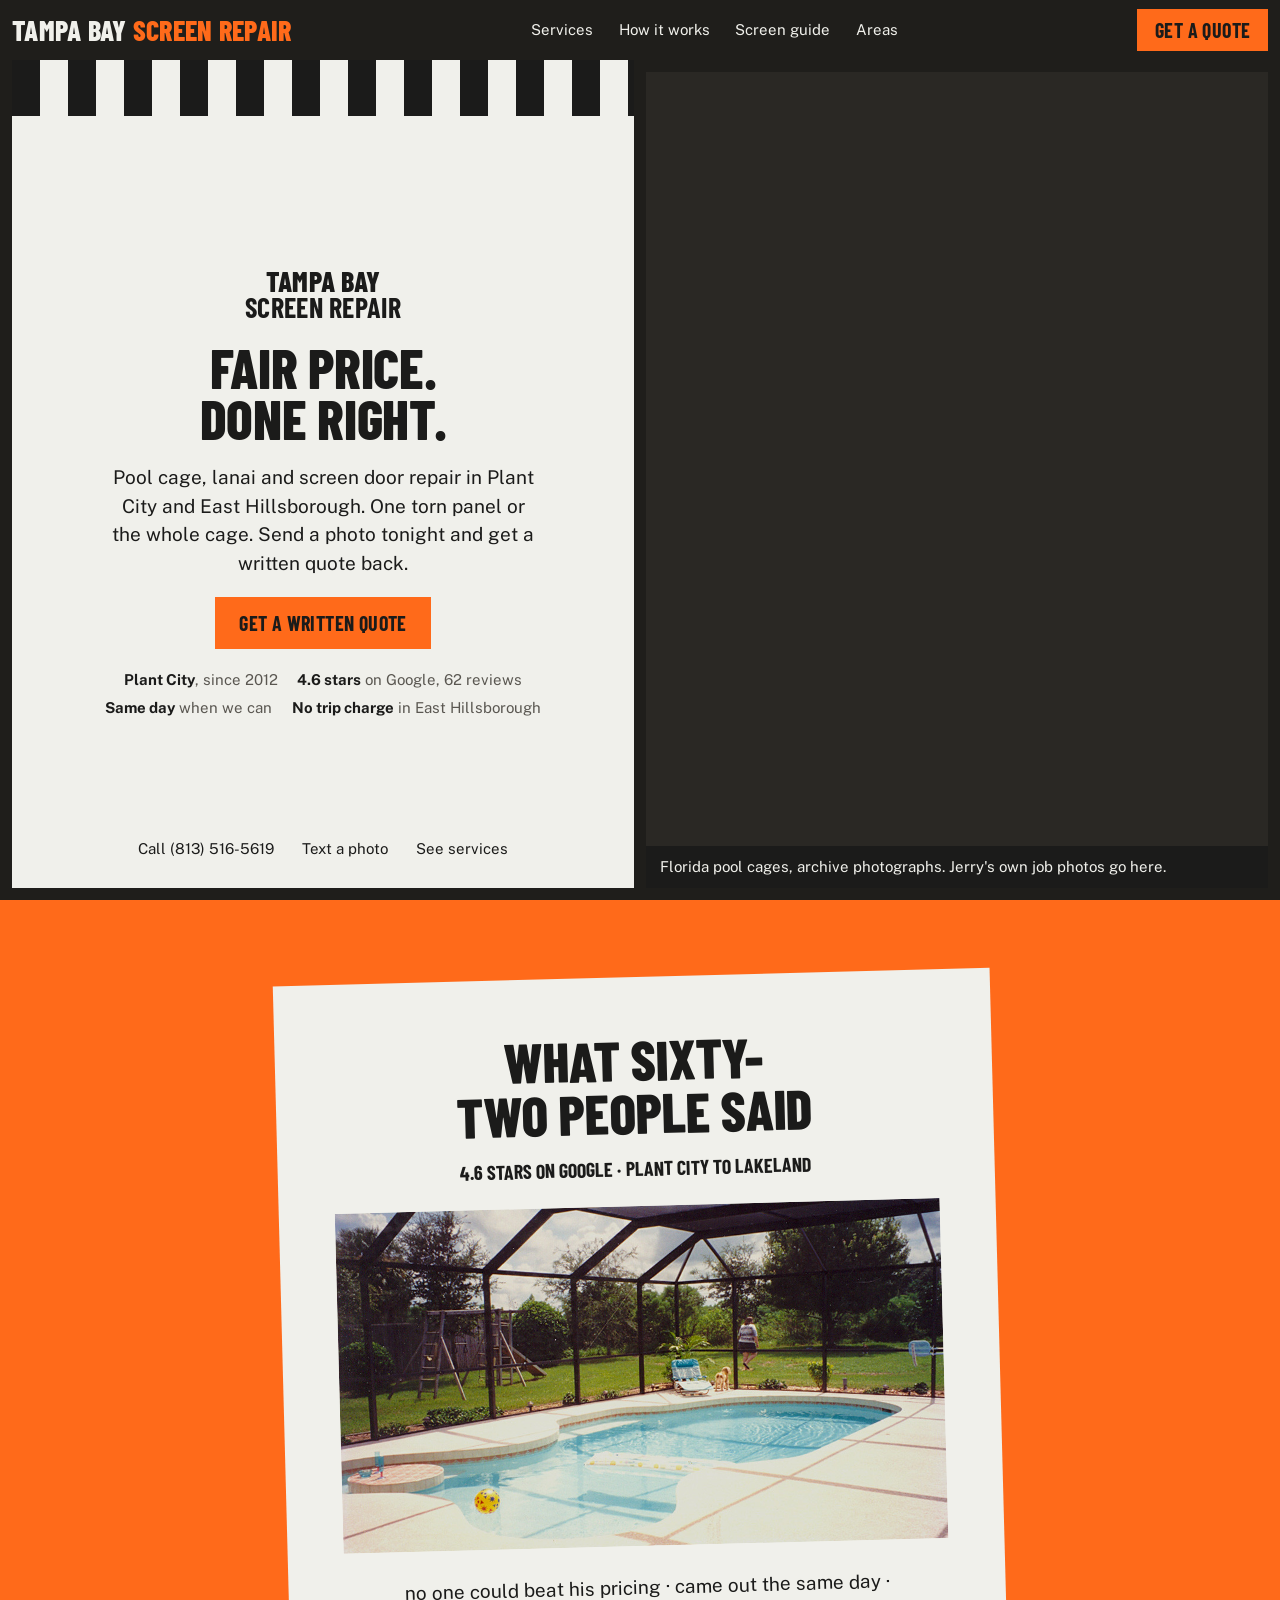
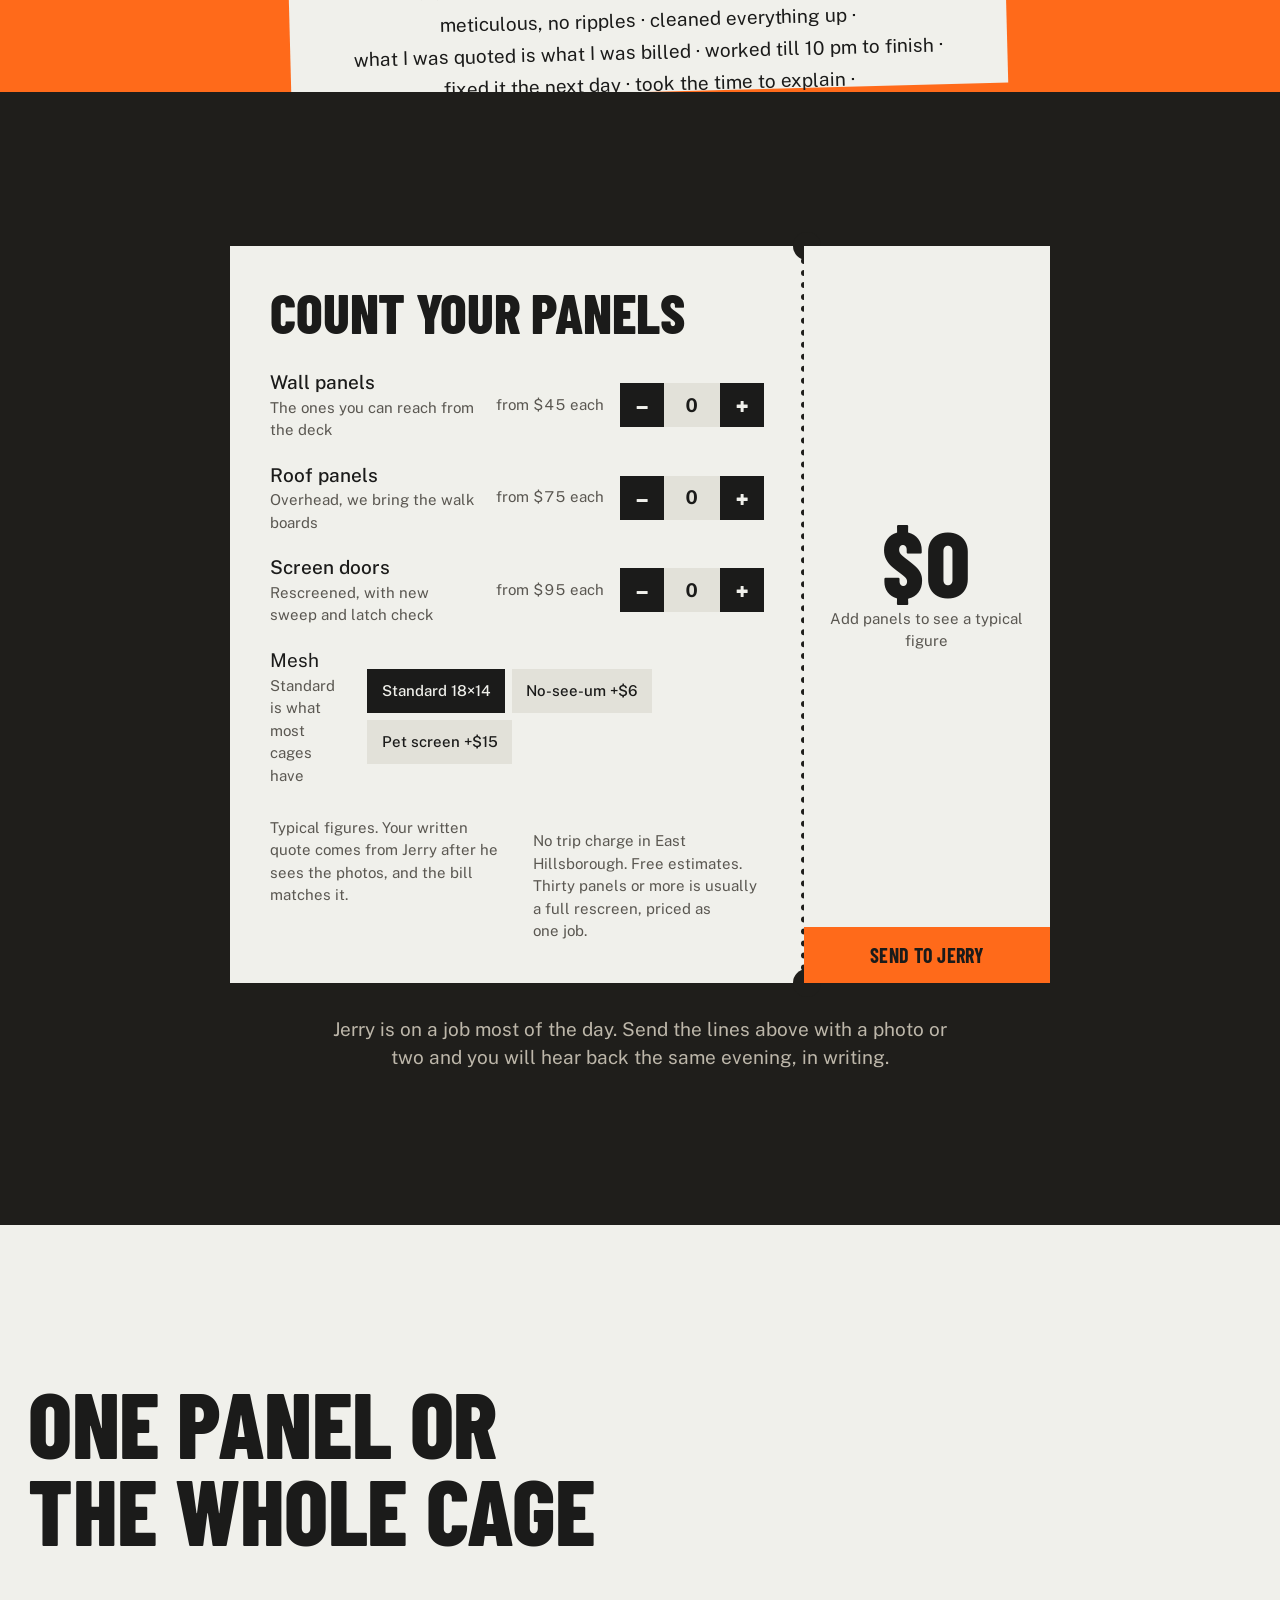
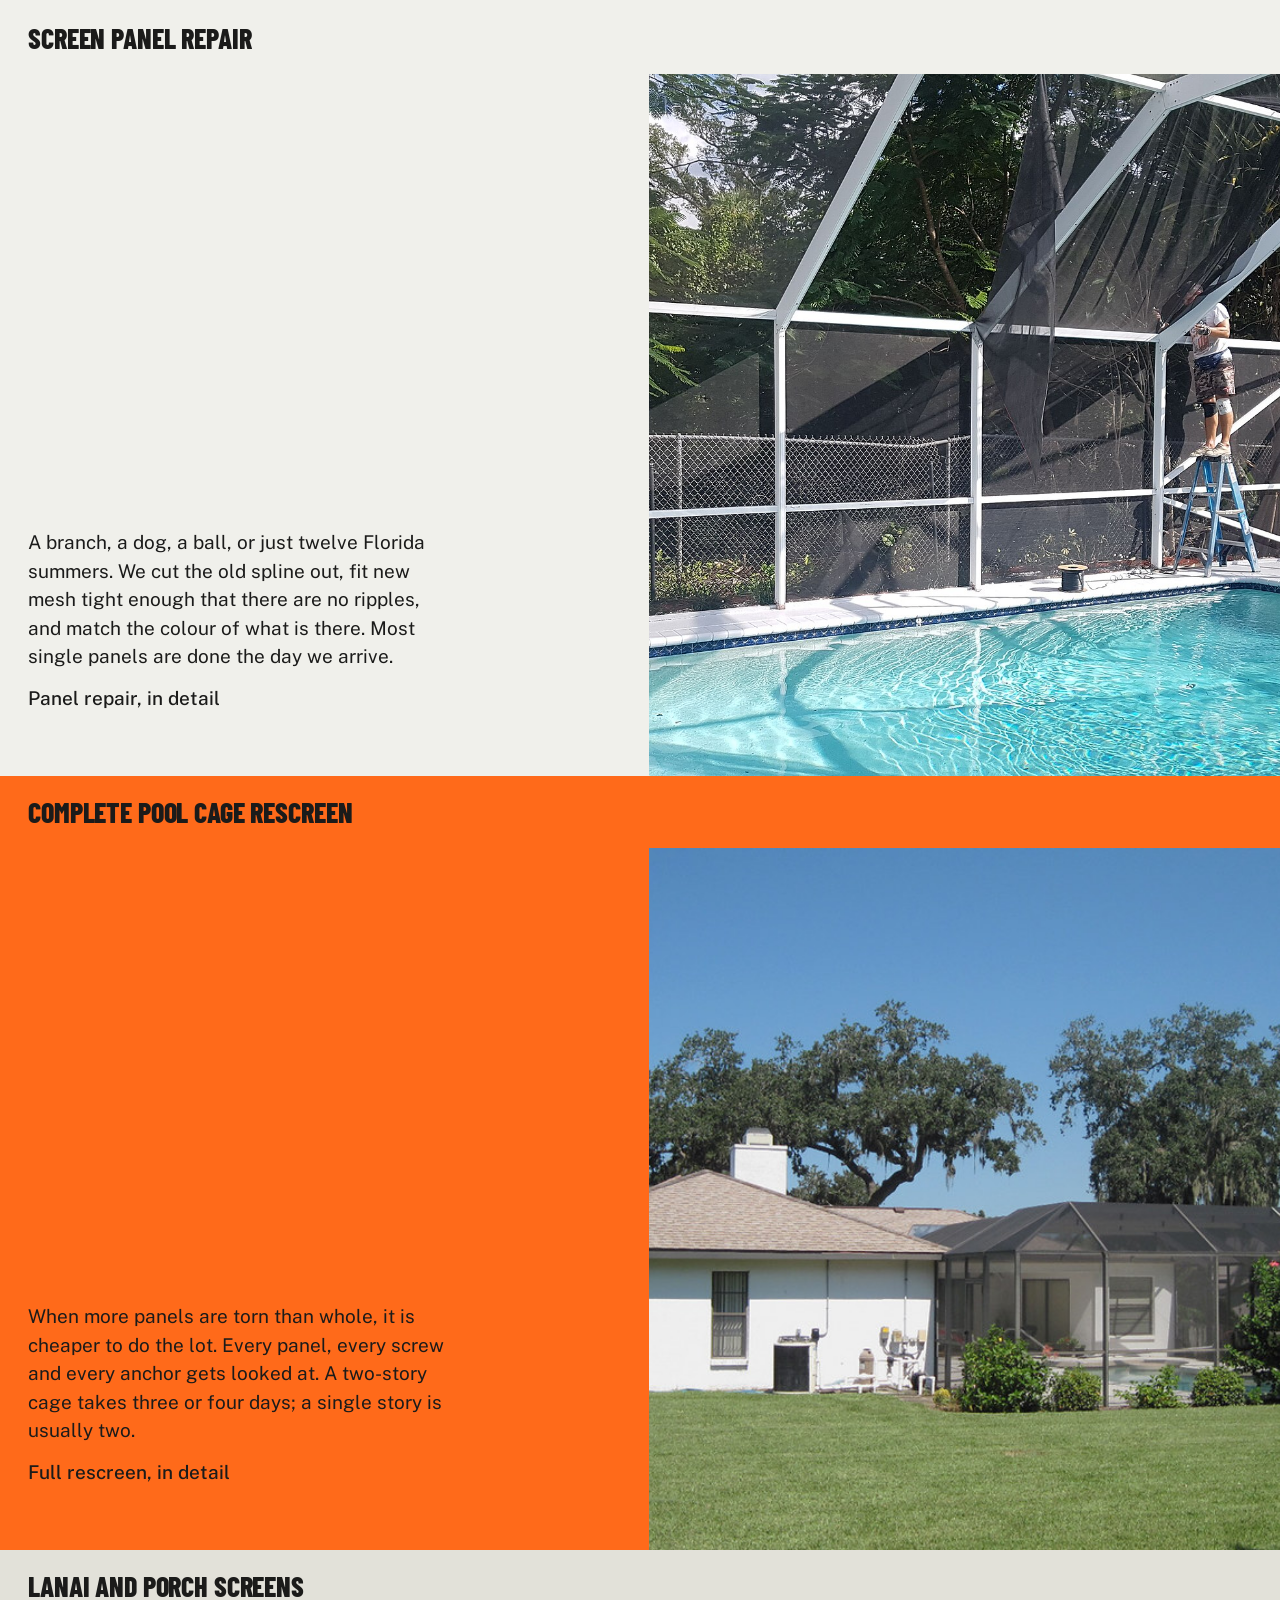
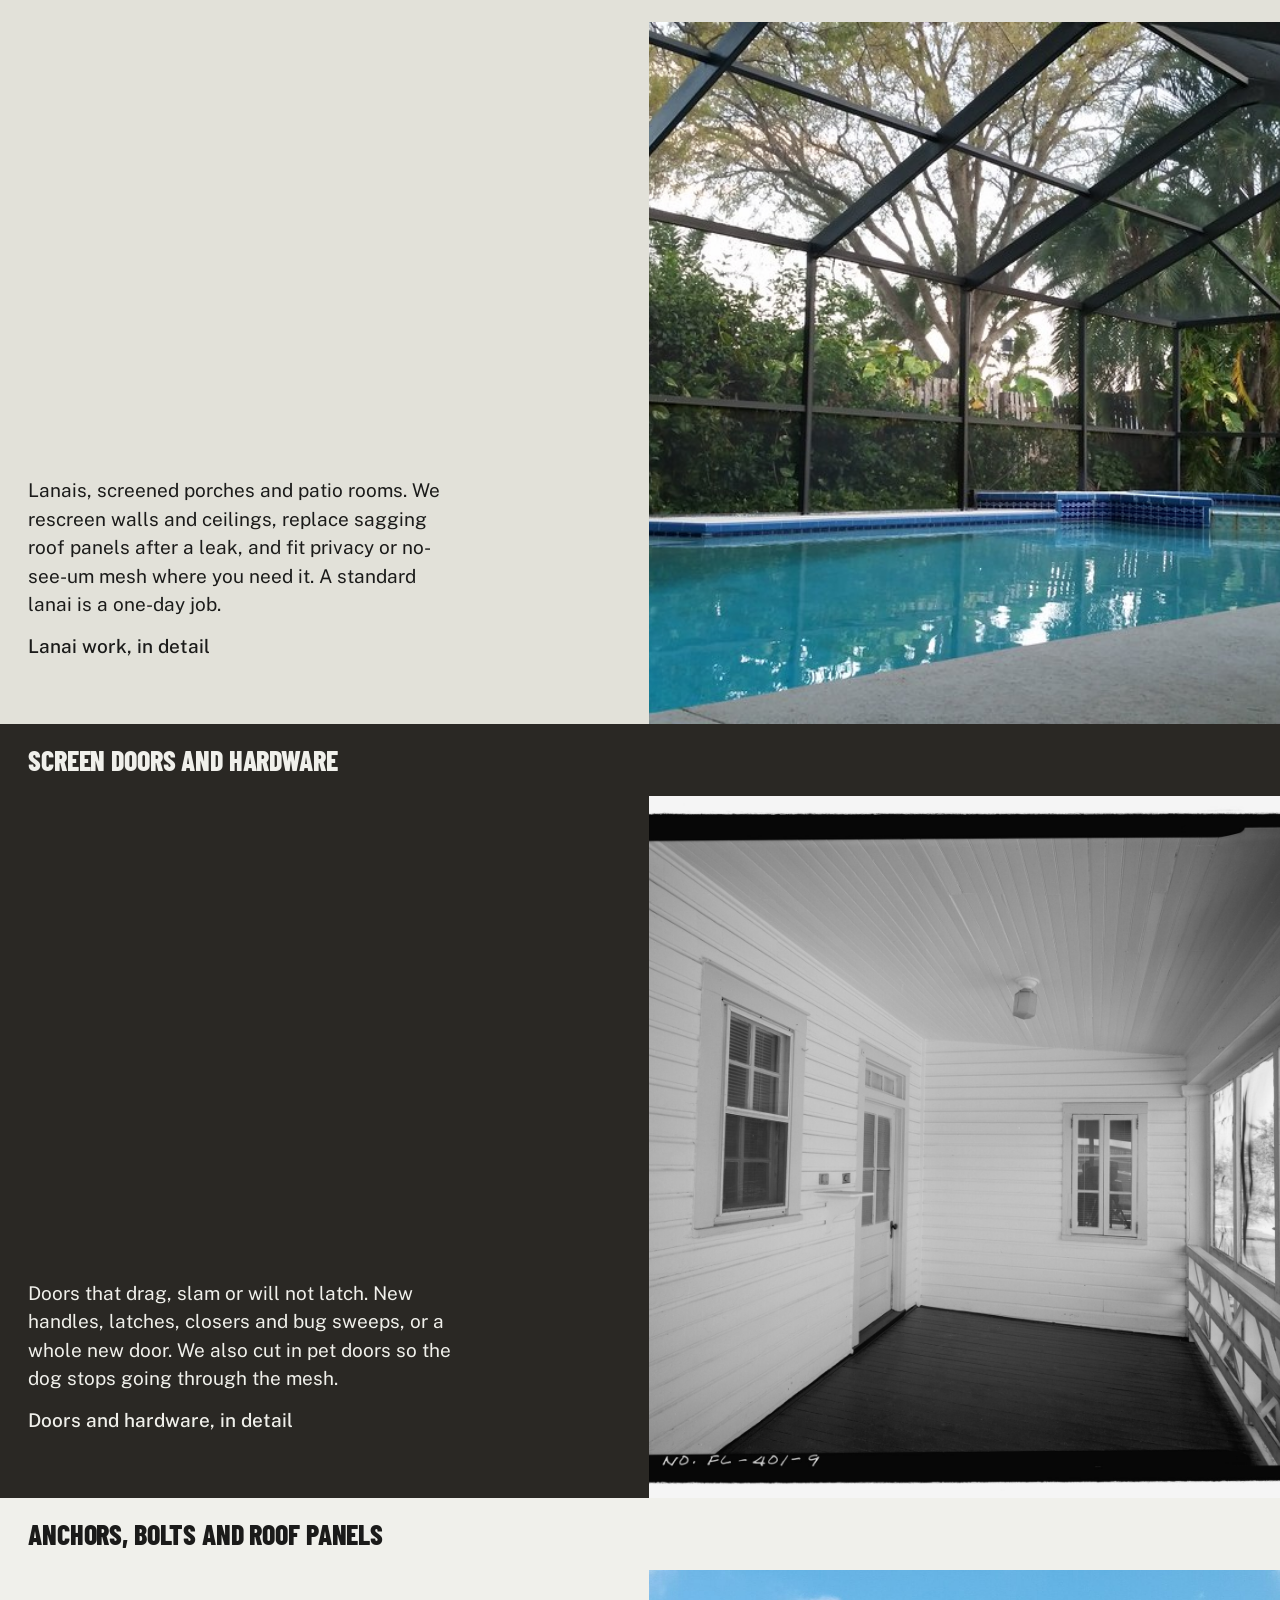
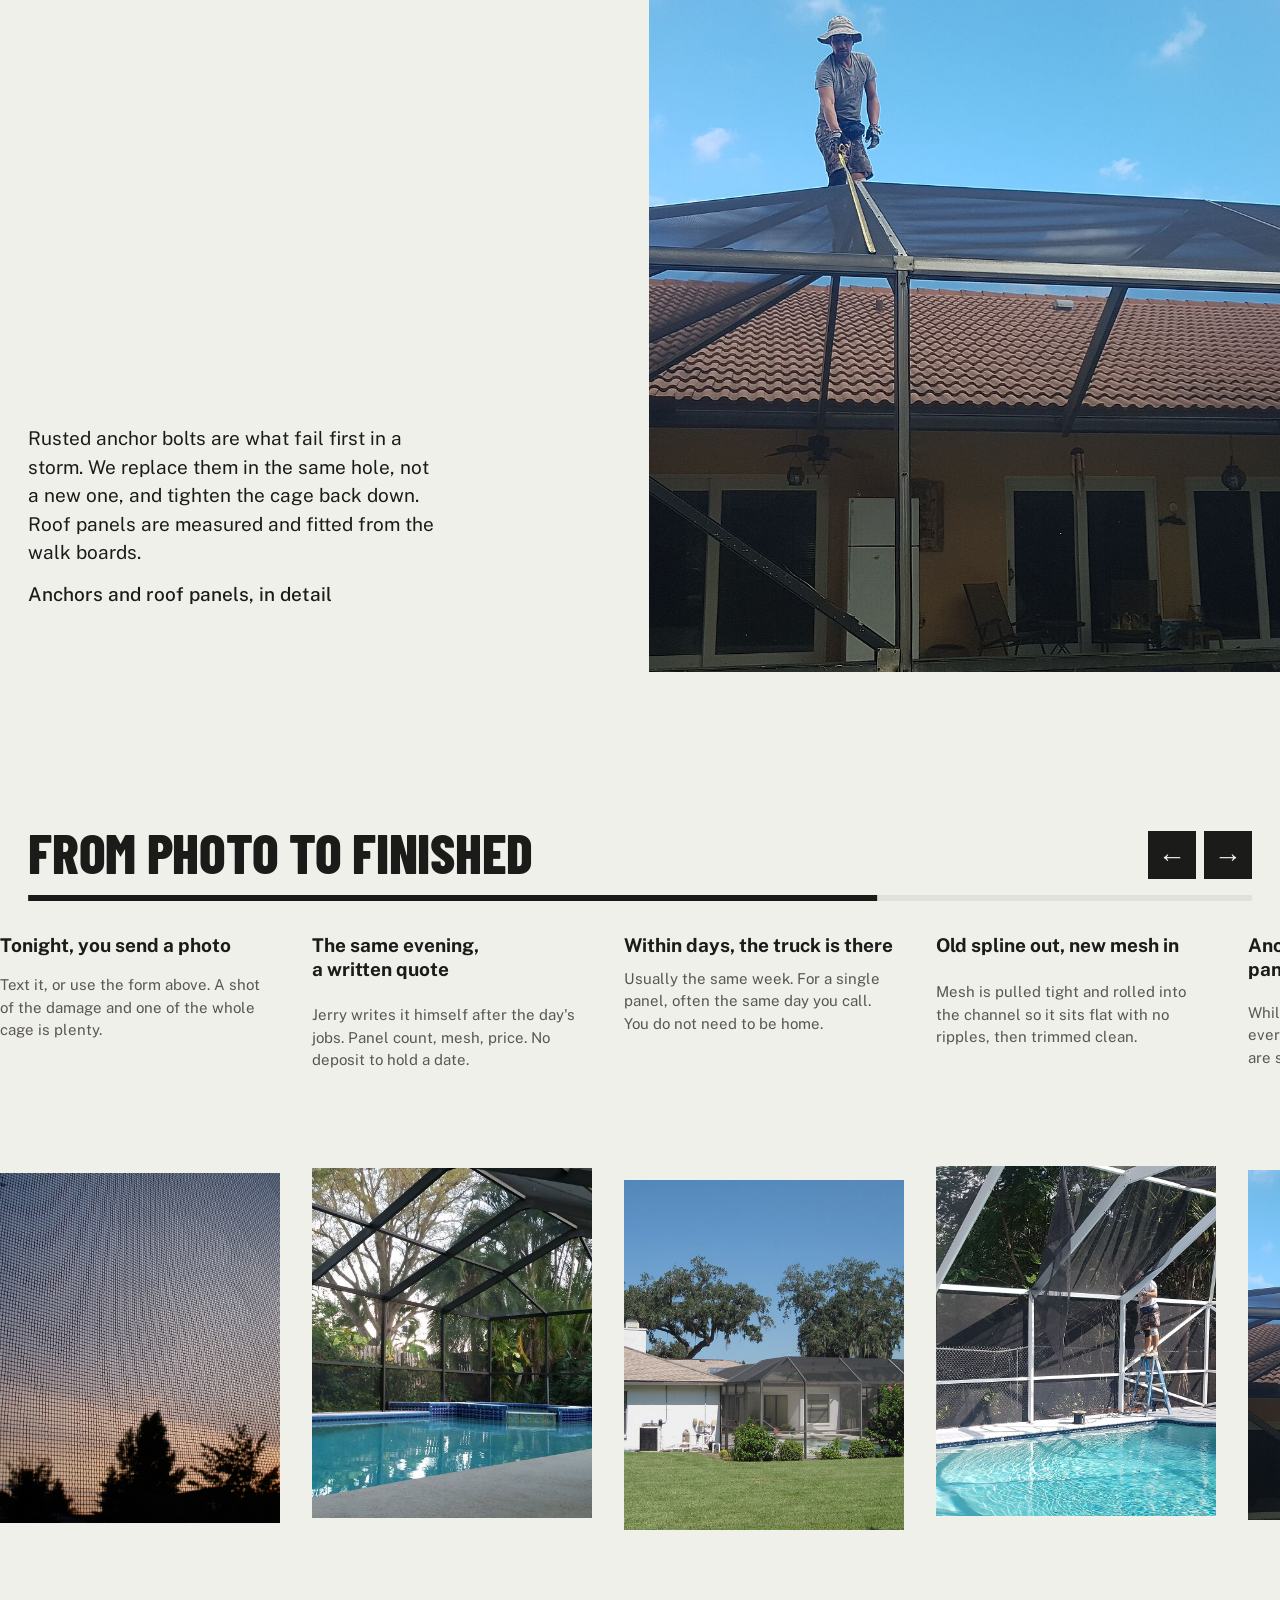
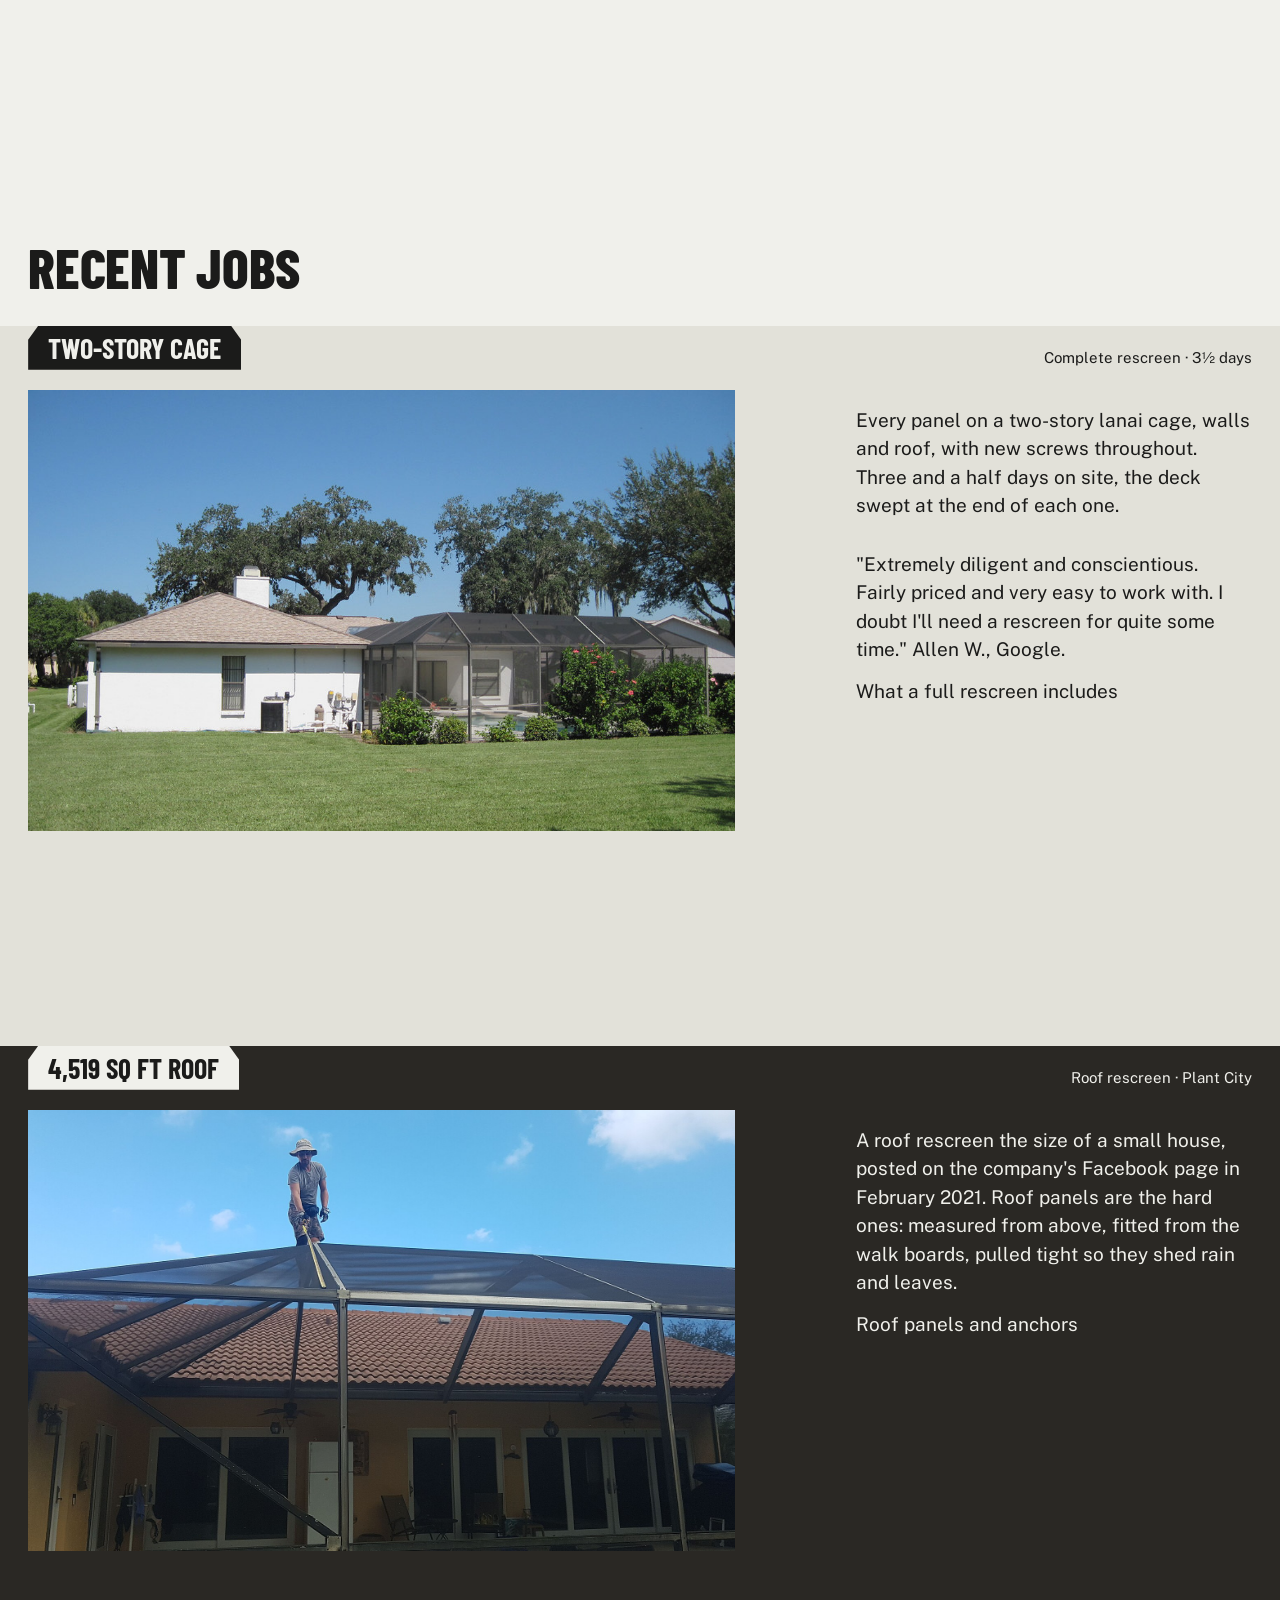
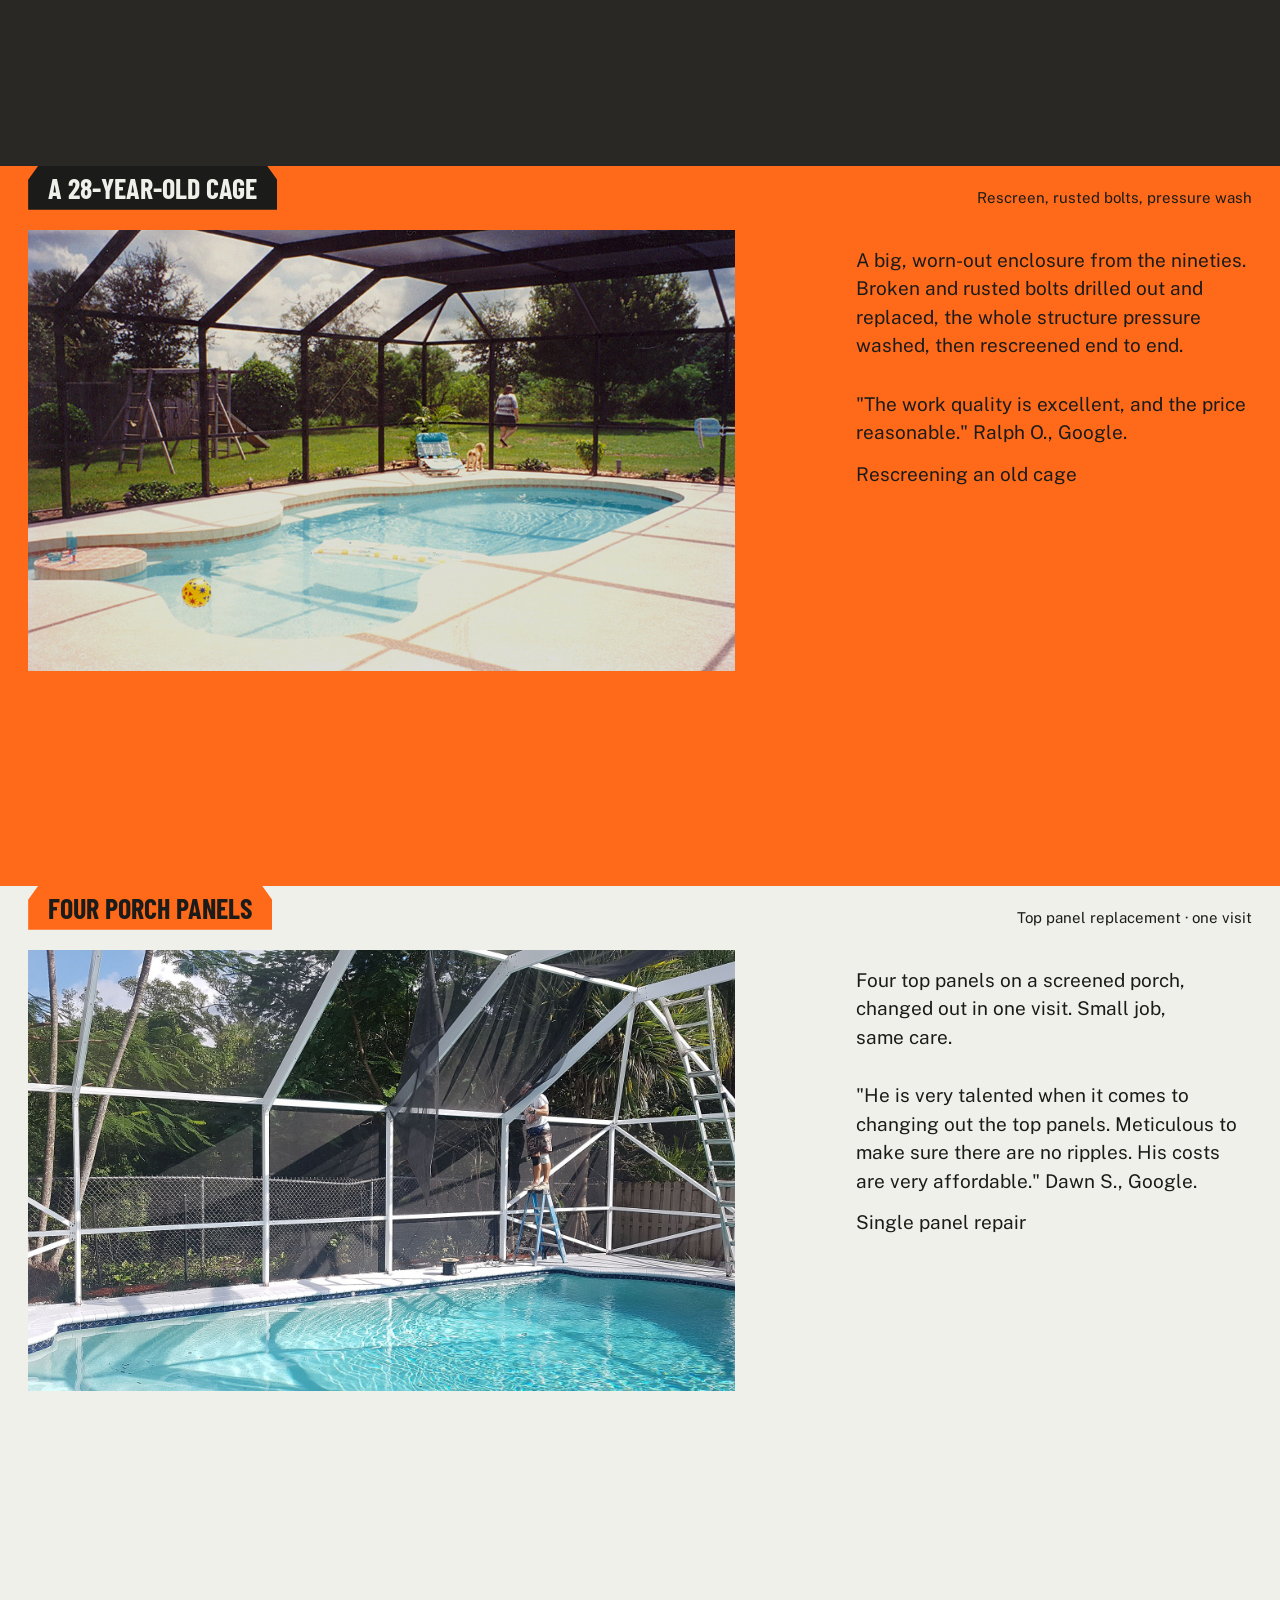
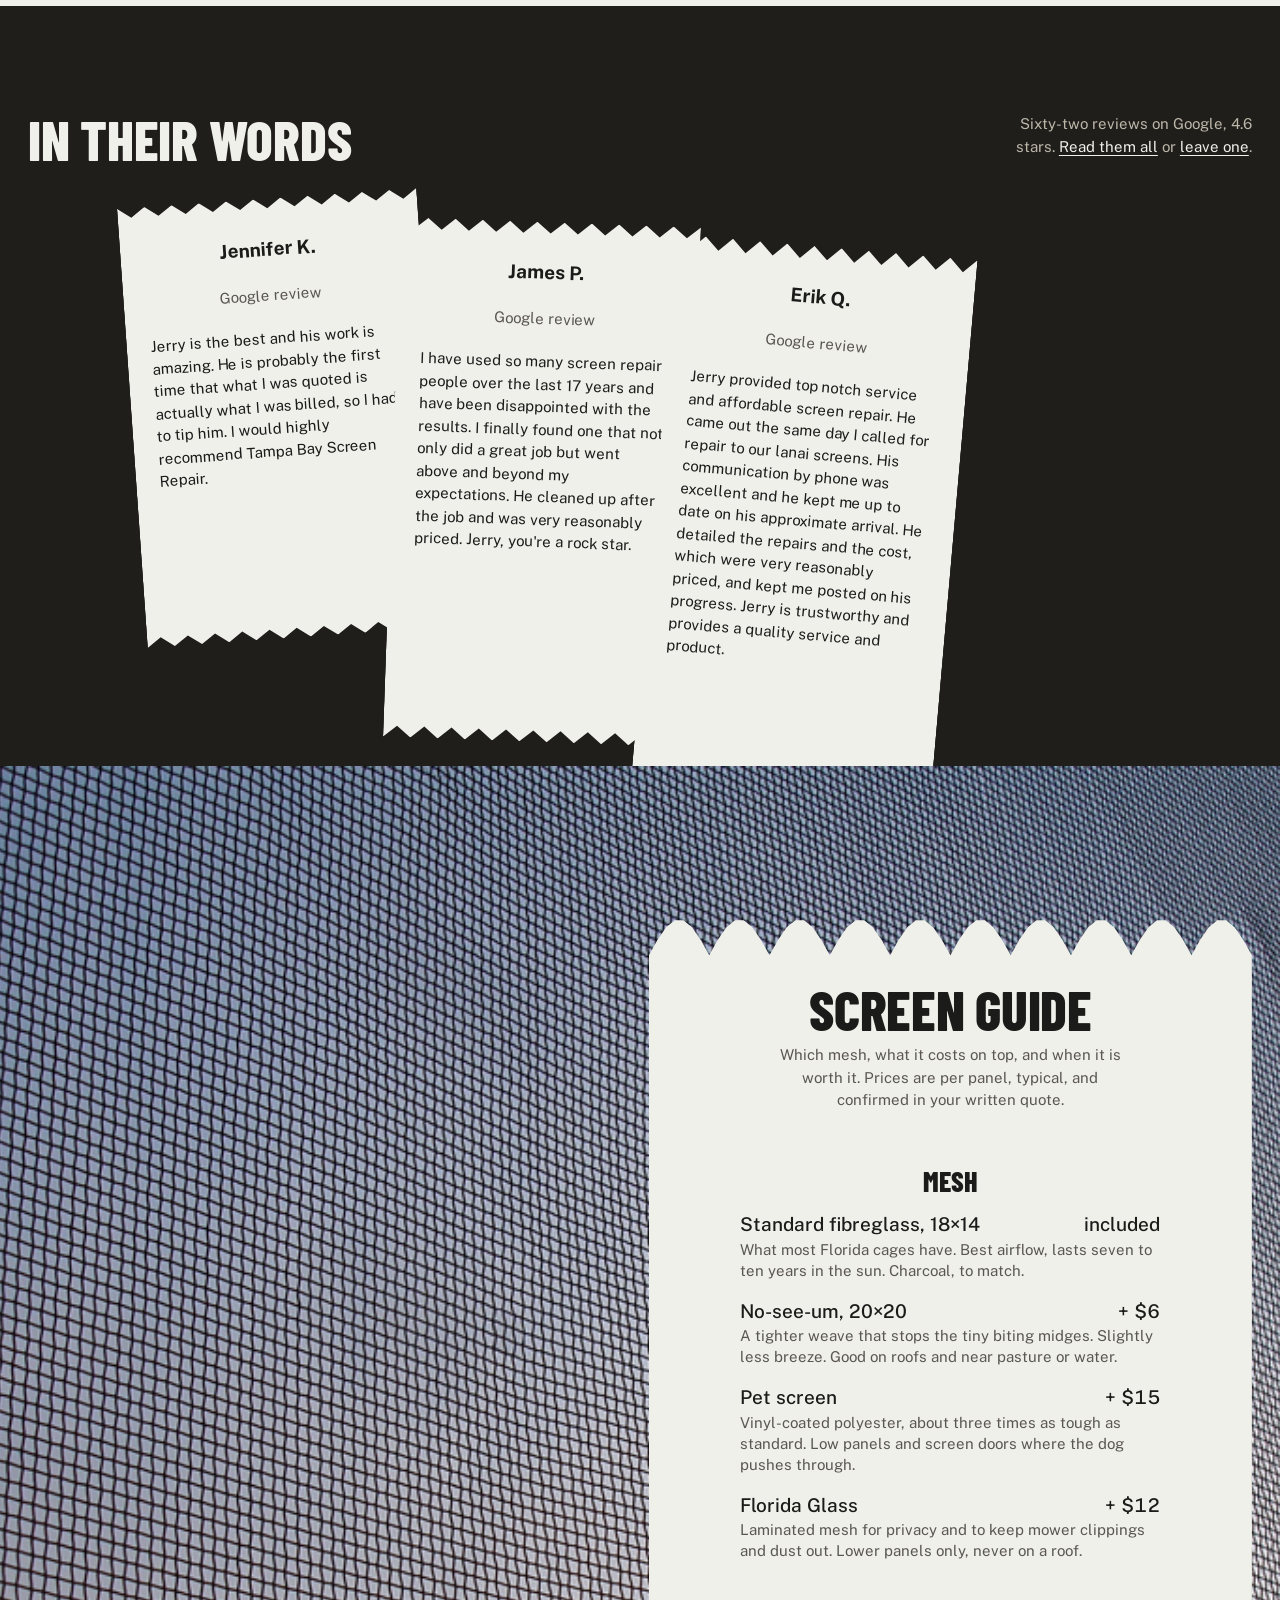
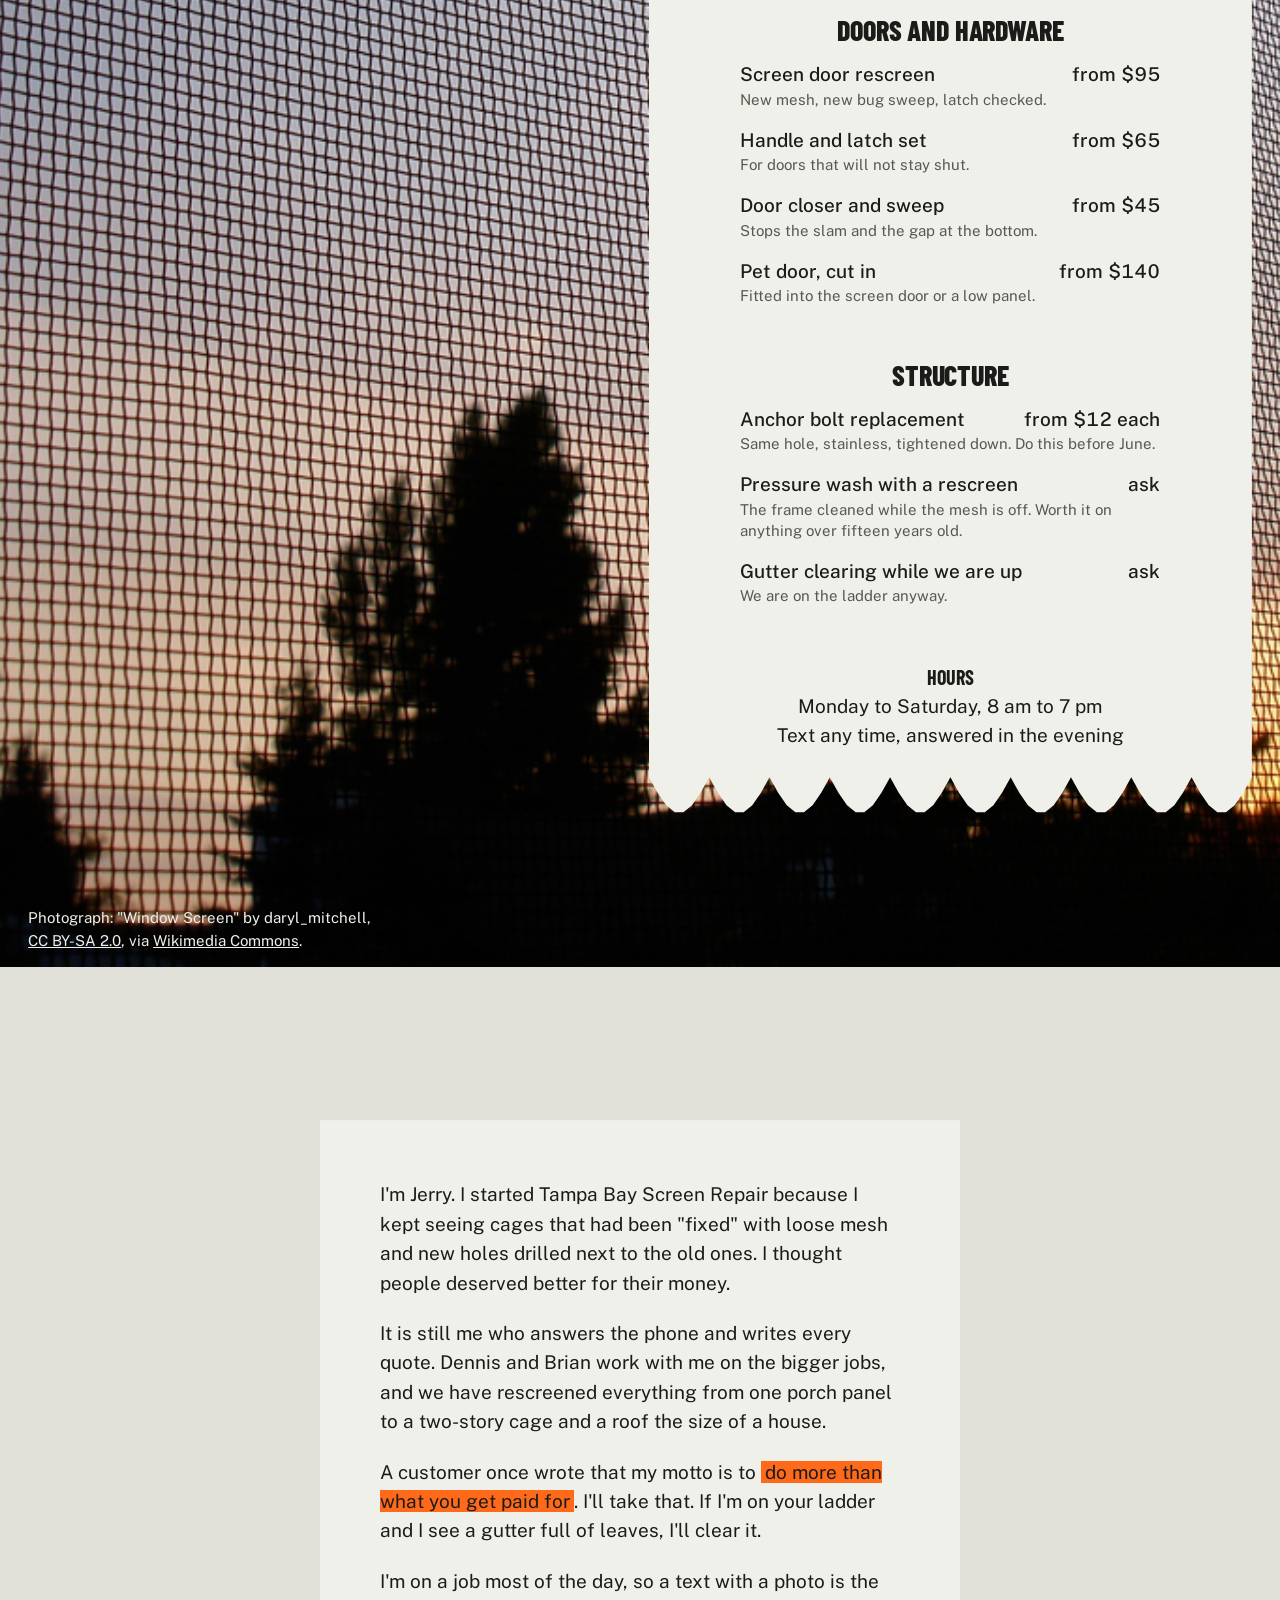
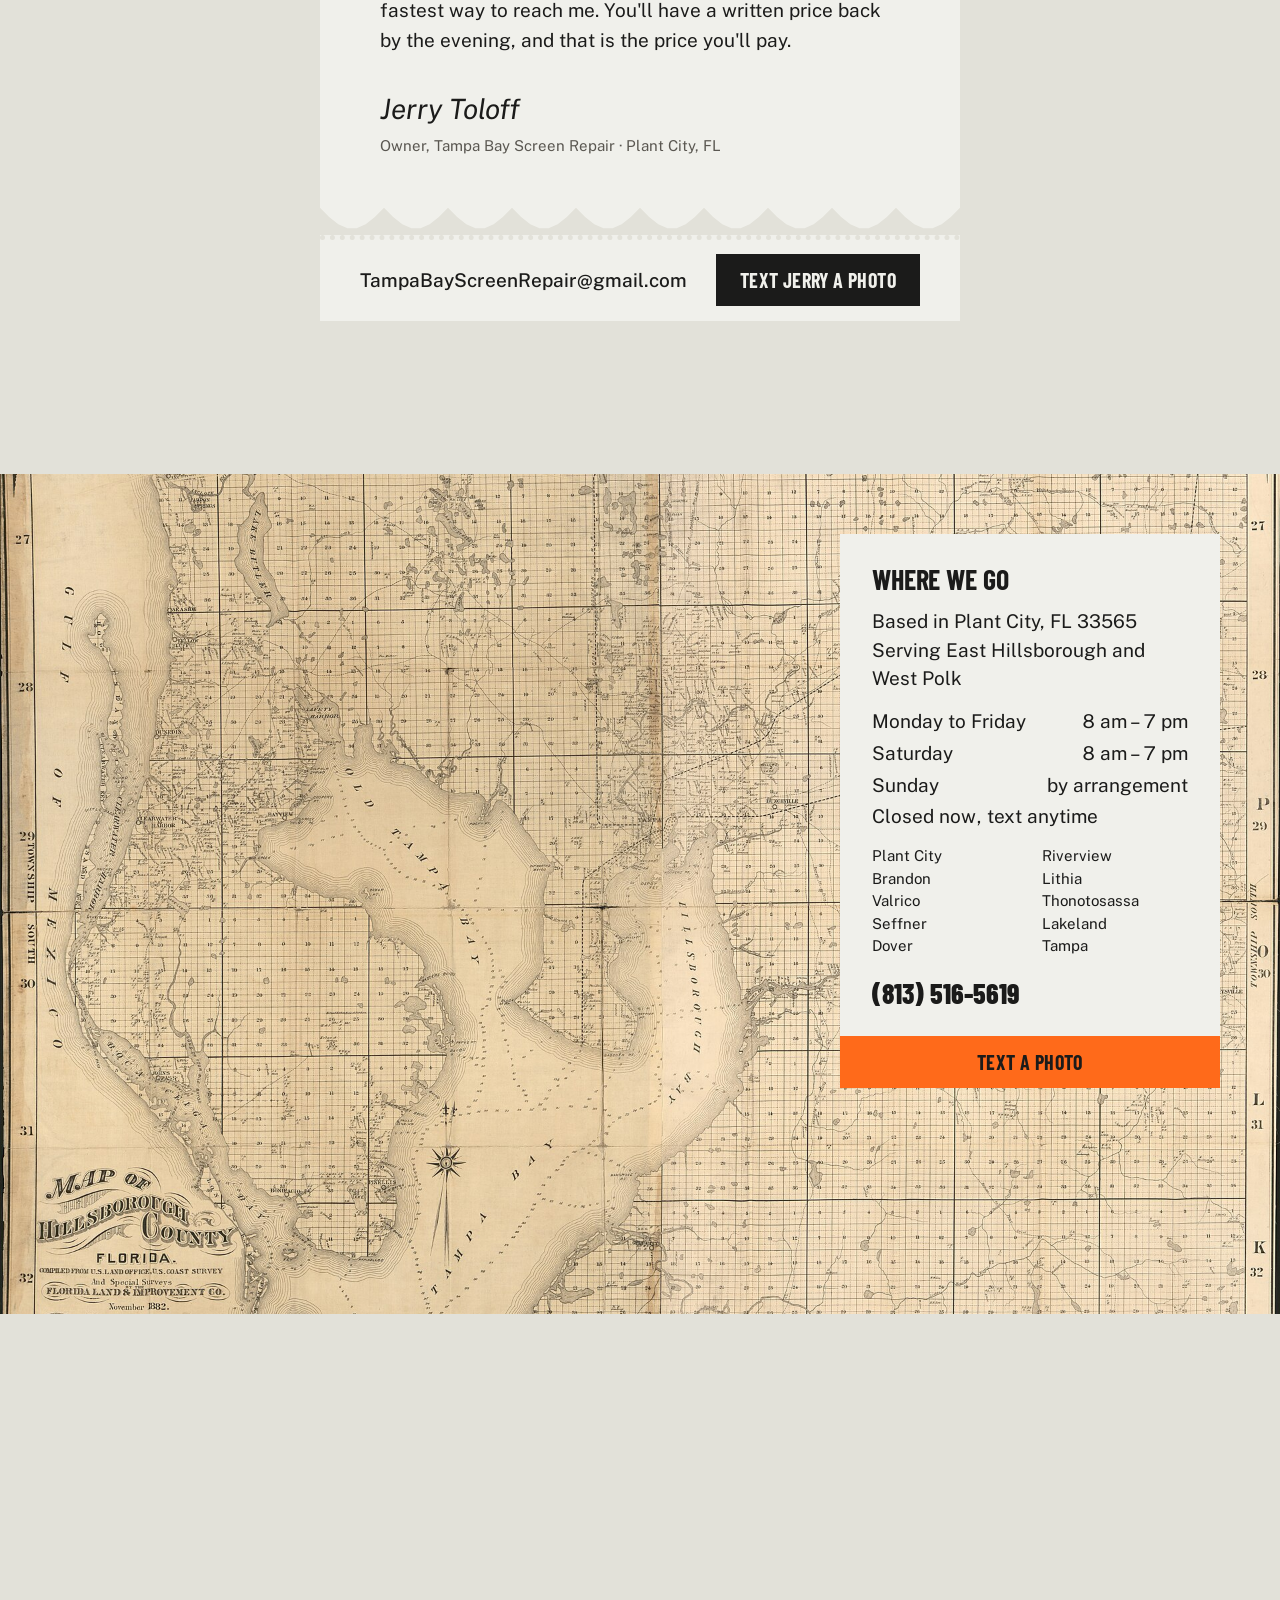
<file: index.html>
<!doctype html>
<html lang="en">
<head>
<meta charset="utf-8">
<meta name="viewport" content="width=device-width, initial-scale=1">
<title>Tampa Bay Screen Repair</title>
<meta name="description" content="Pool cage, lanai and screen door repair in Plant City, Brandon, Valrico, Riverview and Lakeland. Fair written quotes, same-day when we can. Call or text Jerry at (813) 516-5619.">
<meta name="theme-color" content="#1f1e1b">
<meta property="og:title" content="Tampa Bay Screen Repair">
<meta property="og:description" content="Pool cage, lanai and screen door repair in Plant City and East Hillsborough. One torn panel or the whole cage. Send a photo tonight, get a written quote back.">
<meta property="og:type" content="website">
<meta property="og:image" content="assets/sarasota-swimming-pool-2010.jpg">
<script type="application/ld+json">{"@context":"https://schema.org","@type":"LocalBusiness","name":"Tampa Bay Screen Repair","description":"Pool enclosure, lanai and screen door repair and complete rescreens in Plant City and East Hillsborough County, Florida.","telephone":"+1-813-516-5619","email":"TampaBayScreenRepair@gmail.com","founder":{"@type":"Person","name":"Jerry Toloff"},"address":{"@type":"PostalAddress","addressLocality":"Plant City","addressRegion":"FL","postalCode":"33565","addressCountry":"US"},"areaServed":["Plant City","Brandon","Valrico","Seffner","Dover","Riverview","Lithia","Thonotosassa","Lakeland","Tampa"],"openingHoursSpecification":{"@type":"OpeningHoursSpecification","dayOfWeek":["Monday","Tuesday","Wednesday","Thursday","Friday","Saturday"],"opens":"08:00","closes":"19:00"},"priceRange":"$","aggregateRating":{"@type":"AggregateRating","ratingValue":"4.6","reviewCount":"62"},"sameAs":["https://www.facebook.com/p/TAMPA-BAY-Screen-Repair-100049211145599/"]}</script>
<script>document.documentElement.classList.add('js')</script>
<link rel="preconnect" href="https://fonts.googleapis.com">
<link rel="preconnect" href="https://fonts.gstatic.com" crossorigin>
<link href="https://fonts.googleapis.com/css2?family=Barlow+Condensed:ital,wght@0,700;0,800&family=Public+Sans:ital,wght@0,400;0,500;0,600;0,700;1,400&display=swap" rel="stylesheet">
<link rel="icon" href="data:image/svg+xml,%3Csvg xmlns='http://www.w3.org/2000/svg' viewBox='0 0 64 64'%3E%3Crect width='64' height='64' fill='%23f3f0e8'/%3E%3Crect x='8' y='8' width='48' height='48' fill='%23e4571f'/%3E%3Cpath d='M8 20h48M8 32h48M8 44h48M20 8v48M32 8v48M44 8v48' stroke='%231b1b1a' stroke-width='3'/%3E%3C/svg%3E">
<link rel="stylesheet" href="styles.css">
</head>
<body>
<a class="sr-only" href="#main">Skip to content</a>

<header class="nav">
  <a class="wordmark" href="index.html" aria-label="Tampa Bay Screen Repair, home">Tampa Bay <b>Screen Repair</b></a>
  <nav class="links" aria-label="Main">
    <a href="services.html">Services</a>
    <a href="#how">How it works</a>
    <a href="screen-guide.html">Screen guide</a>
    <a href="areas.html">Areas</a>
  </nav>
  <a class="button" href="#quote">Get a quote<span class="stripe" aria-hidden="true"><i></i><i></i><i></i><i></i><i></i><i></i><i></i><i></i><i></i><i></i><i></i><i></i><i></i><i></i></span></a>
  <button class="menu-btn" aria-expanded="false" aria-controls="sheet-menu">Menu</button>
</header>
<div class="sheet-menu" id="sheet-menu">
  <a href="services.html">Services</a>
  <a href="#how">How it works</a>
  <a href="screen-guide.html">Screen guide</a>
  <a href="areas.html">Areas</a>
  <a href="#quote">Get a quote</a>
  <a href="tel:+18135165619">Call (813) 516-5619</a>
</div>

<main id="main">

<!-- The card beside the pool -->
<section class="hero" aria-label="Introduction">
  <div class="card">
    <div class="stripe" aria-hidden="true"><i></i><i></i><i></i><i></i><i></i><i></i><i></i><i></i><i></i><i></i><i></i><i></i><i></i><i></i><i></i><i></i><i></i><i></i><i></i><i></i><i></i><i></i><i></i><i></i><i></i><i></i><i></i><i></i><i></i><i></i><i></i><i></i><i></i><i></i></div>
    <div class="card-body">
      <div class="mark" data-rise style="--i:0">
        <p class="name">Tampa Bay <b>Screen Repair</b></p>
      </div>
      <h1 data-rise style="--i:1">Fair price.<br>Done right.</h1>
      <p class="support" data-rise style="--i:2">Pool cage, lanai and screen door repair in Plant City and East Hillsborough. One torn panel or the whole cage. Send a photo tonight and get a written quote back.</p>
      <a class="button" href="#quote" data-rise style="--i:3">Get a written quote<span class="stripe" aria-hidden="true"><i></i><i></i><i></i><i></i><i></i><i></i><i></i><i></i><i></i><i></i><i></i><i></i><i></i><i></i><i></i><i></i><i></i><i></i><i></i><i></i></span></a>
      <p class="trust" data-rise style="--i:4"><span><b>Plant City</b>, since 2012</span><span><b>4.6 stars</b> on Google, 62 reviews</span><span><b>Same day</b> when we can</span><span><b>No trip charge</b> in East Hillsborough</span></p>
    </div>
    <div class="card-foot">
      <a class="link" href="tel:+18135165619">Call (813) 516-5619</a>
      <a class="link" href="sms:+18135165619?&body=Hi%20Jerry%2C%20I%20need%20a%20screen%20quote.%20Photos%20attached." data-sms>Text a photo</a>
      <a class="link" href="services.html">See services</a>
    </div>
  </div>
  <figure class="room" aria-label="Florida pool enclosures">
    <img src="assets/sarasota-swimming-pool-2010.jpg" width="1024" height="628" alt="A screened pool enclosure in Florida on a bright day, bronze aluminum frame over a blue pool" fetchpriority="high">
    <img src="assets/seminole-saturday-spring-swim.jpg" width="1024" height="576" alt="A pool cage at dusk, dark frame against the evening sky" loading="lazy" decoding="async">
    <img src="assets/sarasota-swimming-pool-in-new-home-1994.jpg" width="1020" height="636" alt="A screened pool enclosure seen from inside, lawn and trees beyond the mesh" loading="lazy" decoding="async">
    <img src="assets/pool-screen-repair.jpg" width="1920" height="1080" alt="A worker on a ladder fitting new mesh into a pool enclosure wall" loading="lazy" decoding="async">
    <figcaption>Florida pool cages, archive photographs. Jerry's own job photos go here.</figcaption>
  </figure>
</section>

<!-- The printed list of what people said -->
<section class="proof" aria-labelledby="proof-h">
  <div class="list-card" data-reveal="drop">
    <h2 id="proof-h">What sixty-two people said</h2>
    <p class="rating"><b>4.6 stars</b> on Google · Plant City to Lakeland</p>
    <figure>
      <img class="cover" src="assets/sarasota-swimming-pool-in-new-home-1994.jpg" width="1020" height="636" alt="Inside a Florida pool cage, the mesh walls and roof framing the back yard" loading="lazy" decoding="async">
    </figure>
    <p class="names"><i>no one could beat his pricing</i> · <i>came out the same day</i> · <i>meticulous, no ripples</i> · <i>cleaned everything up</i> · <i>what I was quoted is what I was billed</i> · <i>worked till 10 pm to finish</i> · <i>fixed it the next day</i> · <i>took the time to explain</i> · <i>did more than we talked about</i> · <i>he loved my dogs</i> · <i>replaced the anchors in the same hole</i> · <i>no shortcuts</i> · <i>fair and fast</i> · <i>the whole two-story cage in 3½ days</i></p>
  </div>
</section>

<!-- The ticket: count your panels -->
<section class="ticket-section" id="quote" aria-labelledby="ticket-h">
  <div class="ticket" data-reveal>
    <div class="main">
      <h2 id="ticket-h">Count your panels</h2>
      <div class="lines">
        <div class="line">
          <label for="out-wall">Wall panels <small>The ones you can reach from the deck</small></label>
          <span class="unit nums">from $45 each</span>
          <span class="stepper" data-key="wall"><button type="button" data-dec aria-label="One fewer wall panel">−</button><output id="out-wall" data-out="wall">0</output><button type="button" data-inc aria-label="One more wall panel">+</button></span>
        </div>
        <div class="line">
          <label for="out-roof">Roof panels <small>Overhead, we bring the walk boards</small></label>
          <span class="unit nums">from $75 each</span>
          <span class="stepper" data-key="roof"><button type="button" data-dec aria-label="One fewer roof panel">−</button><output id="out-roof" data-out="roof">0</output><button type="button" data-inc aria-label="One more roof panel">+</button></span>
        </div>
        <div class="line">
          <label for="out-door">Screen doors <small>Rescreened, with new sweep and latch check</small></label>
          <span class="unit nums">from $95 each</span>
          <span class="stepper" data-key="door"><button type="button" data-dec aria-label="One fewer screen door">−</button><output id="out-door" data-out="door">0</output><button type="button" data-inc aria-label="One more screen door">+</button></span>
        </div>
        <div class="line">
          <span id="mesh-label">Mesh <small style="display:block;font-size:var(--step-small);color:var(--muted)">Standard is what most cages have</small></span>
          <span class="unit"></span>
          <span class="mesh" role="radiogroup" aria-labelledby="mesh-label">
            <label><input type="radio" name="mesh" value="standard" checked> Standard 18×14</label>
            <label><input type="radio" name="mesh" value="noseeum"> No-see-um +$6</label>
            <label><input type="radio" name="mesh" value="pet"> Pet screen +$15</label>
          </span>
        </div>
      </div>
      <div class="terms">
        <p>Typical figures. Your written quote comes from Jerry after he sees the photos, and the bill matches it.</p>
        <p>No trip charge in East Hillsborough. Free estimates. Thirty panels or more is usually a full rescreen, priced as one job.</p>
      </div>
    </div>
    <div class="perf" aria-hidden="true"><span class="notch top"></span><span class="notch bottom"></span></div>
    <div class="stub">
      <div class="figure">
        <output data-out="total" aria-live="polite">$0</output>
        <span class="count" data-out="count">Add panels to see a typical figure</span>
      </div>
      <a class="button" href="sms:+18135165619?&body=Hi%20Jerry%2C%20I%20need%20a%20screen%20quote.%20Photos%20attached." data-open-quote>Send to Jerry<span class="stripe" aria-hidden="true"><i></i><i></i><i></i><i></i><i></i><i></i><i></i><i></i><i></i><i></i><i></i><i></i><i></i><i></i><i></i><i></i><i></i><i></i><i></i><i></i><i></i><i></i></span></a>
    </div>
  </div>
  <p>Jerry is on a job most of the day. Send the lines above with a photo or two and you will hear back the same evening, in writing.</p>
</section>

<!-- Services as stacking sheets -->
<section class="sheets" id="services" aria-labelledby="sheets-h">
  <h2 id="sheets-h" data-reveal>One panel or the whole cage</h2>
  <article class="sheet s-paper">
    <h3 data-reveal="slide">Screen panel repair</h3>
    <div class="text" data-reveal style="--i:1">
      <p>A branch, a dog, a ball, or just twelve Florida summers. We cut the old spline out, fit new mesh tight enough that there are no ripples, and match the colour of what is there. Most single panels are done the day we arrive.</p>
      <a class="link" href="services.html#panels">Panel repair, in detail</a>
    </div>
    <figure data-reveal="settle" style="--i:2"><img src="assets/pool-screen-repair.jpg" width="1920" height="1080" alt="Fitting a new mesh panel into a white pool enclosure frame" loading="lazy" decoding="async"></figure>
  </article>
  <article class="sheet s-accent">
    <h3 data-reveal="slide">Complete pool cage rescreen</h3>
    <div class="text" data-reveal style="--i:1">
      <p>When more panels are torn than whole, it is cheaper to do the lot. Every panel, every screw and every anchor gets looked at. A two-story cage takes three or four days; a single story is usually two.</p>
      <a class="link" href="services.html#rescreen">Full rescreen, in detail</a>
    </div>
    <figure data-reveal="settle" style="--i:2"><img src="assets/sarasota-house-from-back-yard-2010.jpg" width="1023" height="629" alt="A Florida house with a full pool cage over the back patio under oak trees" loading="lazy" decoding="async"></figure>
  </article>
  <article class="sheet s-paper2">
    <h3 data-reveal="slide">Lanai and porch screens</h3>
    <div class="text" data-reveal style="--i:1">
      <p>Lanais, screened porches and patio rooms. We rescreen walls and ceilings, replace sagging roof panels after a leak, and fit privacy or no-see-um mesh where you need it. A standard lanai is a one-day job.</p>
      <a class="link" href="services.html#lanai">Lanai work, in detail</a>
    </div>
    <figure data-reveal="settle" style="--i:2"><img src="assets/seminole-saturday-spring-swim.jpg" width="1024" height="576" alt="A dark-framed pool cage at dusk with hedges and palms beyond" loading="lazy" decoding="async"></figure>
  </article>
  <article class="sheet s-ink">
    <h3 data-reveal="slide">Screen doors and hardware</h3>
    <div class="text" data-reveal style="--i:1">
      <p>Doors that drag, slam or will not latch. New handles, latches, closers and bug sweeps, or a whole new door. We also cut in pet doors so the dog stops going through the mesh.</p>
      <a class="link" href="services.html#doors">Doors and hardware, in detail</a>
    </div>
    <figure data-reveal="settle" style="--i:2"><img src="assets/quarters-no-9-unit-3-interior-screened.jpg" width="1920" height="1550" alt="A screened porch with white-painted frames and a screen door, archive photograph" loading="lazy" decoding="async"></figure>
  </article>
  <article class="sheet s-paper">
    <h3 data-reveal="slide">Anchors, bolts and roof panels</h3>
    <div class="text" data-reveal style="--i:1">
      <p>Rusted anchor bolts are what fail first in a storm. We replace them in the same hole, not a new one, and tighten the cage back down. Roof panels are measured and fitted from the walk boards.</p>
      <a class="link" href="services.html#anchors">Anchors and roof panels, in detail</a>
    </div>
    <figure data-reveal="settle" style="--i:2"><img src="assets/pool-screen-repair-estimate.jpg" width="1920" height="1080" alt="A worker standing on the roof frame of a screen enclosure with a tape measure" loading="lazy" decoding="async"></figure>
  </article>
</section>

<!-- From photo to finished: the row of moments -->
<section class="row-section" id="how" aria-labelledby="how-h">
  <div class="row-head">
    <h2 id="how-h" data-reveal="slide">From photo to finished</h2>
    <div class="arrows"><button type="button" data-row-prev aria-label="Earlier">←</button><button type="button" data-row-next aria-label="Later">→</button></div>
  </div>
  <div class="row-progress" aria-hidden="true"><i></i></div>
  <ol class="row">
    <li style="--gap:120px;--gap-m:48px;--i:1" data-reveal>
      <h3>Tonight, you send a photo</h3>
      <p>Text it, or use the form above. A shot of the damage and one of the whole cage is plenty.</p>
      <span></span>
      <figure data-reveal="settle" style="--i:2"><img src="assets/window-screen-2878481856.jpg" width="1280" height="960" alt="Fibreglass mesh close up against an evening sky" loading="lazy" decoding="async" style="object-position:30% 60%"></figure>
    </li>
    <li style="--gap:80px;--gap-m:32px;--i:2" data-reveal>
      <h3>The same evening, a written quote</h3>
      <p>Jerry writes it himself after the day's jobs. Panel count, mesh, price. No deposit to hold a date.</p>
      <span></span>
      <figure data-reveal="settle" style="--i:2"><img src="assets/seminole-saturday-spring-swim.jpg" width="1024" height="576" alt="A pool cage in the last light of the day" loading="lazy" decoding="async" style="object-position:70% 50%"></figure>
    </li>
    <li style="--gap:140px;--gap-m:56px;--i:3" data-reveal>
      <h3>Within days, the truck is there</h3>
      <p>Usually the same week. For a single panel, often the same day you call. You do not need to be home.</p>
      <span></span>
      <figure data-reveal="settle" style="--i:2"><img src="assets/sarasota-house-from-back-yard-2010.jpg" width="1023" height="629" alt="A Florida back yard with a screened pool cage against the house" loading="lazy" decoding="async" style="object-position:60% 55%"></figure>
    </li>
    <li style="--gap:100px;--gap-m:40px;--i:4" data-reveal>
      <h3>Old spline out, new mesh in</h3>
      <p>Mesh is pulled tight and rolled into the channel so it sits flat with no ripples, then trimmed clean.</p>
      <span></span>
      <figure data-reveal="settle" style="--i:2"><img src="assets/pool-screen-repair.jpg" width="1920" height="1080" alt="New mesh being fitted to the wall of a pool enclosure" loading="lazy" decoding="async" style="object-position:65% 40%"></figure>
    </li>
    <li style="--gap:88px;--gap-m:36px;--i:5" data-reveal>
      <h3>Anchors and roof panels checked</h3>
      <p>While we are up there we look at every bolt and screw. Rusted anchors are swapped in the same hole.</p>
      <span></span>
      <figure data-reveal="settle" style="--i:2"><img src="assets/pool-screen-repair-estimate.jpg" width="1920" height="1080" alt="Measuring the roof of a screen enclosure from the top frame" loading="lazy" decoding="async" style="object-position:40% 30%"></figure>
    </li>
    <li style="--gap:128px;--gap-m:48px;--i:6" data-reveal>
      <h3>Cleaned up. The bill matches the quote</h3>
      <p>Old mesh and spline go with us. You get the written invoice the same day, for the figure you were quoted.</p>
      <span></span>
      <figure data-reveal="settle" style="--i:2"><img src="assets/sarasota-swimming-pool-2010.jpg" width="1024" height="628" alt="A finished pool enclosure, mesh tight, pool deck clean" loading="lazy" decoding="async" style="object-position:50% 70%"></figure>
    </li>
  </ol>
</section>

<!-- Recent jobs, filed as folders -->
<section class="folders" id="work" aria-labelledby="work-h">
  <h2 id="work-h" data-reveal="slide">Recent jobs</h2>
  <article class="folder f-paper2">
    <div class="tabs"><span class="tab">Two-story cage</span></div>
    <p class="cat">Complete rescreen · 3½ days</p>
    <figure data-reveal="settle">
      <img src="assets/sarasota-house-from-back-yard-2010.jpg" width="1023" height="629" alt="A full pool cage on the back of a Florida house" loading="lazy" decoding="async">
      <figcaption>Archive photograph of a Florida pool cage. Jerry's photos of this job go here.</figcaption>
    </figure>
    <div class="desc" data-reveal style="--i:1">
      <p>Every panel on a two-story lanai cage, walls and roof, with new screws throughout. Three and a half days on site, the deck swept at the end of each one.</p>
      <p>"Extremely diligent and conscientious. Fairly priced and very easy to work with. I doubt I'll need a rescreen for quite some time." Allen W., Google.</p>
      <a class="link" href="services.html#rescreen">What a full rescreen includes</a>
    </div>
  </article>
  <article class="folder f-ink">
    <div class="tabs"><span class="tab">4,519 sq ft roof</span></div>
    <p class="cat">Roof rescreen · Plant City</p>
    <figure data-reveal="settle">
      <img src="assets/pool-screen-repair-estimate.jpg" width="1920" height="1080" alt="A worker on the roof frame of a screen enclosure, measuring" loading="lazy" decoding="async">
      <figcaption>Archive photograph. Jerry's photos of this job go here.</figcaption>
    </figure>
    <div class="desc" data-reveal style="--i:1">
      <p>A roof rescreen the size of a small house, posted on the company's Facebook page in February 2021. Roof panels are the hard ones: measured from above, fitted from the walk boards, pulled tight so they shed rain and leaves.</p>
      <a class="link" href="services.html#anchors">Roof panels and anchors</a>
    </div>
  </article>
  <article class="folder f-accent">
    <div class="tabs"><span class="tab">A 28-year-old cage</span></div>
    <p class="cat">Rescreen, rusted bolts, pressure wash</p>
    <figure data-reveal="settle">
      <img src="assets/sarasota-swimming-pool-in-new-home-1994.jpg" width="1020" height="636" alt="An older Florida pool enclosure seen from the deck" loading="lazy" decoding="async">
      <figcaption>Archive photograph, 1994. Jerry's photos of this job go here.</figcaption>
    </figure>
    <div class="desc" data-reveal style="--i:1">
      <p>A big, worn-out enclosure from the nineties. Broken and rusted bolts drilled out and replaced, the whole structure pressure washed, then rescreened end to end.</p>
      <p>"The work quality is excellent, and the price reasonable." Ralph O., Google.</p>
      <a class="link" href="services.html#rescreen">Rescreening an old cage</a>
    </div>
  </article>
  <article class="folder f-paper">
    <div class="tabs"><span class="tab">Four porch panels</span></div>
    <p class="cat">Top panel replacement · one visit</p>
    <figure data-reveal="settle">
      <img src="assets/pool-screen-repair.jpg" width="1920" height="1080" alt="New mesh going into a pool enclosure wall" loading="lazy" decoding="async">
      <figcaption>Archive photograph. Jerry's photos of this job go here.</figcaption>
    </figure>
    <div class="desc" data-reveal style="--i:1">
      <p>Four top panels on a screened porch, changed out in one visit. Small job, same care.</p>
      <p>"He is very talented when it comes to changing out the top panels. Meticulous to make sure there are no ripples. His costs are very affordable." Dawn S., Google.</p>
      <a class="link" href="services.html#panels">Single panel repair</a>
    </div>
  </article>
</section>

<!-- In their words: paper slips -->
<section class="slips" id="reviews" aria-labelledby="slips-h">
  <h2 id="slips-h" data-reveal="slide">In their words</h2>
  <p class="more">Sixty-two reviews on Google, 4.6 stars. <a class="link-plain" href="https://www.google.com/search?q=TAMPA+BAY+SCREEN+REPAIR+Plant+City" rel="noopener">Read them all</a> or <a class="link-plain" href="https://www.google.com/search?q=TAMPA+BAY+SCREEN+REPAIR+Plant+City" rel="noopener">leave one</a>.</p>
  <div class="fan">
    <div class="slip" data-reveal="drop" style="--i:0">
      <p class="who">Jennifer K.</p>
      <p class="role">Google review</p>
      <blockquote>Jerry is the best and his work is amazing. He is probably the first time that what I was quoted is actually what I was billed, so I had to tip him. I would highly recommend Tampa Bay Screen Repair.</blockquote>
    </div>
    <div class="slip" data-reveal="drop" style="--i:1">
      <p class="who">James P.</p>
      <p class="role">Google review</p>
      <blockquote>I have used so many screen repair people over the last 17 years and have been disappointed with the results. I finally found one that not only did a great job but went above and beyond my expectations. He cleaned up after the job and was very reasonably priced. Jerry, you're a rock star.</blockquote>
    </div>
    <div class="slip" data-reveal="drop" style="--i:2">
      <p class="who">Erik Q.</p>
      <p class="role">Google review</p>
      <blockquote>Jerry provided top notch service and affordable screen repair. He came out the same day I called for repair to our lanai screens. His communication by phone was excellent and he kept me up to date on his approximate arrival. He detailed the repairs and the cost, which were very reasonably priced, and kept me posted on his progress. Jerry is trustworthy and provides a quality service and product.</blockquote>
    </div>
  </div>
</section>

<!-- The screen guide, printed as a sheet -->
<section class="menu-section" id="guide" aria-labelledby="menu-h">
  <img src="assets/window-screen-2878481856.jpg" width="1280" height="960" alt="" loading="lazy" decoding="async" class="drift">
  <div class="menu" data-reveal>
    <h2 id="menu-h">Screen guide</h2>
    <p class="note">Which mesh, what it costs on top, and when it is worth it. Prices are per panel, typical, and confirmed in your written quote.</p>
    <div class="group" data-reveal style="--i:1">
      <h3>Mesh</h3>
      <div class="items">
        <div class="item"><span class="n">Standard fibreglass, 18×14</span><span class="p nums">included</span><span class="d">What most Florida cages have. Best airflow, lasts seven to ten years in the sun. Charcoal, to match.</span></div>
        <div class="item"><span class="n">No-see-um, 20×20</span><span class="p nums">+ $6</span><span class="d">A tighter weave that stops the tiny biting midges. Slightly less breeze. Good on roofs and near pasture or water.</span></div>
        <div class="item"><span class="n">Pet screen</span><span class="p nums">+ $15</span><span class="d">Vinyl-coated polyester, about three times as tough as standard. Low panels and screen doors where the dog pushes through.</span></div>
        <div class="item"><span class="n">Florida Glass</span><span class="p nums">+ $12</span><span class="d">Laminated mesh for privacy and to keep mower clippings and dust out. Lower panels only, never on a roof.</span></div>
      </div>
    </div>
    <div class="group" data-reveal style="--i:2">
      <h3>Doors and hardware</h3>
      <div class="items">
        <div class="item"><span class="n">Screen door rescreen</span><span class="p nums">from $95</span><span class="d">New mesh, new bug sweep, latch checked.</span></div>
        <div class="item"><span class="n">Handle and latch set</span><span class="p nums">from $65</span><span class="d">For doors that will not stay shut.</span></div>
        <div class="item"><span class="n">Door closer and sweep</span><span class="p nums">from $45</span><span class="d">Stops the slam and the gap at the bottom.</span></div>
        <div class="item"><span class="n">Pet door, cut in</span><span class="p nums">from $140</span><span class="d">Fitted into the screen door or a low panel.</span></div>
      </div>
    </div>
    <div class="group" data-reveal style="--i:3">
      <h3>Structure</h3>
      <div class="items">
        <div class="item"><span class="n">Anchor bolt replacement</span><span class="p nums">from $12 each</span><span class="d">Same hole, stainless, tightened down. Do this before June.</span></div>
        <div class="item"><span class="n">Pressure wash with a rescreen</span><span class="p nums">ask</span><span class="d">The frame cleaned while the mesh is off. Worth it on anything over fifteen years old.</span></div>
        <div class="item"><span class="n">Gutter clearing while we are up</span><span class="p nums">ask</span><span class="d">We are on the ladder anyway.</span></div>
      </div>
    </div>
    <p class="hours"><b>Hours</b>Monday to Saturday, 8 am to 7 pm<br>Text any time, answered in the evening</p>
  </div>
  <p class="credit">Photograph: "Window Screen" by daryl_mitchell, <a href="https://creativecommons.org/licenses/by-sa/2.0" rel="license noopener">CC BY-SA 2.0</a>, via <a href="https://commons.wikimedia.org/wiki/File:Window_Screen_(2878481856).jpg" rel="noopener">Wikimedia Commons</a>.</p>
</section>

<!-- The letter -->
<section class="letter-section" id="about" aria-label="A note from Jerry">
  <div class="letter" data-reveal>
    <p>I'm Jerry. I started Tampa Bay Screen Repair because I kept seeing cages that had been "fixed" with loose mesh and new holes drilled next to the old ones. I thought people deserved better for their money.</p>
    <p>It is still me who answers the phone and writes every quote. Dennis and Brian work with me on the bigger jobs, and we have rescreened everything from one porch panel to a two-story cage and a roof the size of a house.</p>
    <p>A customer once wrote that my motto is to <mark>do more than what you get paid for</mark>. I'll take that. If I'm on your ladder and I see a gutter full of leaves, I'll clear it.</p>
    <p>I'm on a job most of the day, so a text with a photo is the fastest way to reach me. You'll have a written price back by the evening, and that is the price you'll pay.</p>
    <p class="sign">Jerry Toloff</p>
    <p class="role">Owner, Tampa Bay Screen Repair · Plant City, FL</p>
  </div>
  <div class="tear">
    <a class="link" href="mailto:TampaBayScreenRepair@gmail.com">TampaBayScreenRepair@gmail.com</a>
    <a class="button ink" href="sms:+18135165619?&body=Hi%20Jerry%2C%20I%20need%20a%20screen%20quote.%20Photos%20attached." data-sms>Text Jerry a photo<span class="stripe" aria-hidden="true"><i></i><i></i><i></i><i></i><i></i><i></i><i></i><i></i><i></i><i></i><i></i><i></i><i></i><i></i><i></i><i></i><i></i><i></i><i></i><i></i></span></a>
  </div>
</section>

<!-- Where we go: the visit card on the county map -->
<section class="visit" id="areas" aria-labelledby="visit-h">
  <img src="assets/map-of-hillsborough-county-florida-loc-2012592403.jpg" width="1920" height="1446" alt="An 1882 survey map of Hillsborough County, Florida, with Tampa Bay at the left and the farmland to the east" loading="lazy" decoding="async">
  <div class="vcard" data-reveal="drop">
    <h2 id="visit-h">Where we go</h2>
    <address>Based in Plant City, FL 33565<br>Serving East Hillsborough and West Polk</address>
    <div class="hours nums">
      <div><span>Monday to Friday</span><span>8 am – 7 pm</span></div>
      <div><span>Saturday</span><span>8 am – 7 pm</span></div>
      <div><span>Sunday</span><span>by arrangement</span></div>
      <div><span data-open-now>Text any time</span><span></span></div>
    </div>
    <p class="towns">Plant City<br>Brandon<br>Valrico<br>Seffner<br>Dover<br>Riverview<br>Lithia<br>Thonotosassa<br>Lakeland<br>Tampa</p>
    <a class="phone" href="tel:+18135165619">(813) 516-5619</a>
    <a class="button" href="sms:+18135165619?&body=Hi%20Jerry%2C%20I%20need%20a%20screen%20quote.%20Photos%20attached." data-sms>Text a photo<span class="stripe" aria-hidden="true"><i></i><i></i><i></i><i></i><i></i><i></i><i></i><i></i><i></i><i></i><i></i><i></i><i></i><i></i><i></i><i></i><i></i><i></i><i></i><i></i><i></i><i></i><i></i><i></i><i></i><i></i><i></i><i></i><i></i><i></i><i></i><i></i></span></a>
  </div>
  <p class="map-credit">Map of Hillsborough County, Florida, 1882. Florida Land and Improvement Co., Library of Congress. Public domain.</p>
</section>

<!-- Good to know -->
<section class="faq" aria-labelledby="faq-h">
  <h2 id="faq-h" data-reveal="slide">Good to know</h2>
  <div class="answers">
    <p data-reveal style="--i:1"><b>Do I need to be home?</b> No. Most repairs happen outside. Leave the gate open, and we leave the invoice on the door or text it to you.</p>
    <p data-reveal style="--i:2"><b>How fast can you come?</b> Single panels and doors are often the same day or the next. A full rescreen is usually scheduled within the week.</p>
    <p data-reveal style="--i:3"><b>Repair or rescreen the whole cage?</b> If more than a third of the panels are torn or brittle, a full rescreen is cheaper per panel and the mesh will all age together. Jerry will tell you honestly which it is.</p>
    <p data-reveal style="--i:4"><b>Do you build new enclosures?</b> No. We repair and rescreen existing cages, lanais and porches, and replace doors, hardware and anchors. For a new cage we can point you to a builder.</p>
    <p data-reveal style="--i:5"><b>What mesh do you use?</b> Standard 18×14 fibreglass in charcoal unless you ask for no-see-um, pet screen or Florida Glass. The guide above has the differences.</p>
    <p data-reveal style="--i:0"><b>Is there a trip charge?</b> Not in East Hillsborough. Outside that, Jerry will say so in the quote before anyone drives.</p>
    <p data-reveal style="--i:1"><b>How do I pay?</b> On completion, against the written invoice. Nothing up front to hold a date.</p>
    <p data-reveal style="--i:2"><b>What about after a storm?</b> Text photos as soon as it is safe. We work the list in order and tell you where you are on it. Loose panels and rusted anchors are worth checking in spring, before the season.</p>
    <p data-reveal style="--i:3"><b>Can you match my existing screen?</b> Yes. Charcoal is standard; we carry the common colours and can order the rest.</p>
    <p data-reveal style="--i:4"><b>Do you do window screens?</b> Ask. For a house full of them, yes. For a single window we may suggest a hardware shop will do it cheaper.</p>
  </div>
</section>

</main>

<!-- The back of the card -->
<footer class="back">
  <div class="stripe thin" aria-hidden="true"><i></i><i></i><i></i><i></i><i></i><i></i><i></i><i></i><i></i><i></i><i></i><i></i><i></i><i></i><i></i><i></i><i></i><i></i><i></i><i></i><i></i><i></i><i></i><i></i><i></i><i></i><i></i><i></i><i></i><i></i><i></i><i></i><i></i><i></i><i></i><i></i><i></i><i></i><i></i><i></i><i></i><i></i><i></i><i></i><i></i><i></i><i></i><i></i><i></i><i></i><i></i><i></i><i></i><i></i><i></i><i></i><i></i><i></i><i></i><i></i><i></i><i></i><i></i><i></i><i></i><i></i><i></i><i></i><i></i><i></i><i></i><i></i><i></i><i></i><i></i><i></i><i></i><i></i><i></i><i></i><i></i><i></i><i></i><i></i><i></i><i></i><i></i><i></i><i></i><i></i><i></i><i></i><i></i><i></i><i></i><i></i><i></i><i></i><i></i><i></i><i></i><i></i><i></i><i></i><i></i><i></i><i></i><i></i><i></i><i></i><i></i><i></i><i></i><i></i><i></i><i></i><i></i><i></i><i></i><i></i><i></i><i></i><i></i><i></i><i></i><i></i><i></i><i></i><i></i><i></i><i></i><i></i><i></i><i></i><i></i><i></i><i></i><i></i><i></i><i></i><i></i><i></i><i></i><i></i><i></i><i></i></div>
  <div class="panel" data-reveal>
    <div class="signoff">
      <h2>Call Jerry.</h2>
      <p>Or text a photo of the damage and go back to your evening. You will have a written price before you go to bed, and it is the price you will pay.</p>
    </div>
    <div class="address">
      <a href="tel:+18135165619">(813) 516-5619</a>
      <a href="mailto:TampaBayScreenRepair@gmail.com">TampaBayScreenRepair@gmail.com</a>
      <a href="areas.html">Plant City, FL 33565</a>
      <a href="https://www.facebook.com/p/TAMPA-BAY-Screen-Repair-100049211145599/" rel="noopener">Facebook</a>
    </div>
    <figure class="stamp"><img src="assets/plant-city-fl-downtown-comm-dist05.jpg" width="1920" height="1440" alt="A brick corner building with striped awnings in downtown Plant City" loading="lazy" decoding="async" style="object-position:62% 60%"></figure>
    <p class="imprint">© 2026 Tampa Bay Screen Repair · Plant City, Florida · <a href="services.html">Services</a> · <a href="screen-guide.html">Screen guide</a> · <a href="areas.html">Areas</a></p>
  </div>
  <p class="credits" id="credits">Photographs show Florida pool cages and places, not this company's own jobs: "Sarasota – Swimming Pool (2010)", "Swimming Pool in New Home (1994)" and "House from Back Yard (2010)" by roger4336, CC BY-SA 2.0, via Flickr · "Seminole Saturday Spring Swim" by Michel Curi, CC BY 2.0, via Flickr · "Pool-screen-repair" and "Pool-screen-repair-estimate" by SergioMiami, CC BY-SA 4.0, via Wikimedia Commons · "Window Screen" by daryl_mitchell, CC BY-SA 2.0, via Wikimedia Commons · "Plant City FL Downtown Comm Dist05" by Ebyabe, CC BY-SA 3.0, via Wikimedia Commons · Screened porch, U.S. Naval Air Station Pensacola, HABS, public domain · Map of Hillsborough County 1882, Library of Congress, public domain. <a href="https://creativecommons.org/licenses/by-sa/4.0/" rel="license noopener">Licences</a>.</p>
</footer>

<nav class="thumb-bar" aria-label="Call or text">
  <a href="tel:+18135165619">Call</a>
  <a href="sms:+18135165619?&body=Hi%20Jerry%2C%20I%20need%20a%20screen%20quote.%20Photos%20attached." data-sms>Text a photo</a>
</nav>

<dialog class="quote" id="quote-dialog" aria-labelledby="qd-h">
  <form method="dialog">
    <button type="button" class="close link-plain">Close</button>
    <h2 id="qd-h">Send it to Jerry</h2>
    <p class="summary" id="quote-summary">Hi Jerry, I need a screen quote.</p>
    <div class="two">
      <input class="field" name="name" placeholder="Your name" autocomplete="name" required>
      <input class="field" name="phone" type="tel" placeholder="Phone" autocomplete="tel" required>
    </div>
    <input class="field" name="city" placeholder="City or neighbourhood" autocomplete="address-level2">
    <textarea class="field" name="notes" placeholder="Anything else: gate code, best time, which panels"></textarea>
    <p class="small muted">Photos: attach them to the email that opens, or text them to (813) 516-5619.</p>
    <div class="actions">
      <button class="button" type="submit">Email the quote request<span class="stripe" aria-hidden="true"><i></i><i></i><i></i><i></i><i></i><i></i><i></i><i></i><i></i><i></i><i></i><i></i><i></i><i></i><i></i><i></i><i></i><i></i><i></i><i></i><i></i><i></i><i></i><i></i></span></button>
      <a class="button ink" href="sms:+18135165619" data-sms>Text it instead<span class="stripe" aria-hidden="true"><i></i><i></i><i></i><i></i><i></i><i></i><i></i><i></i><i></i><i></i><i></i><i></i><i></i><i></i><i></i><i></i><i></i><i></i><i></i><i></i></span></a>
    </div>
  </form>
</dialog>

<script src="main.js" defer></script>
</body>
</html>
</file>
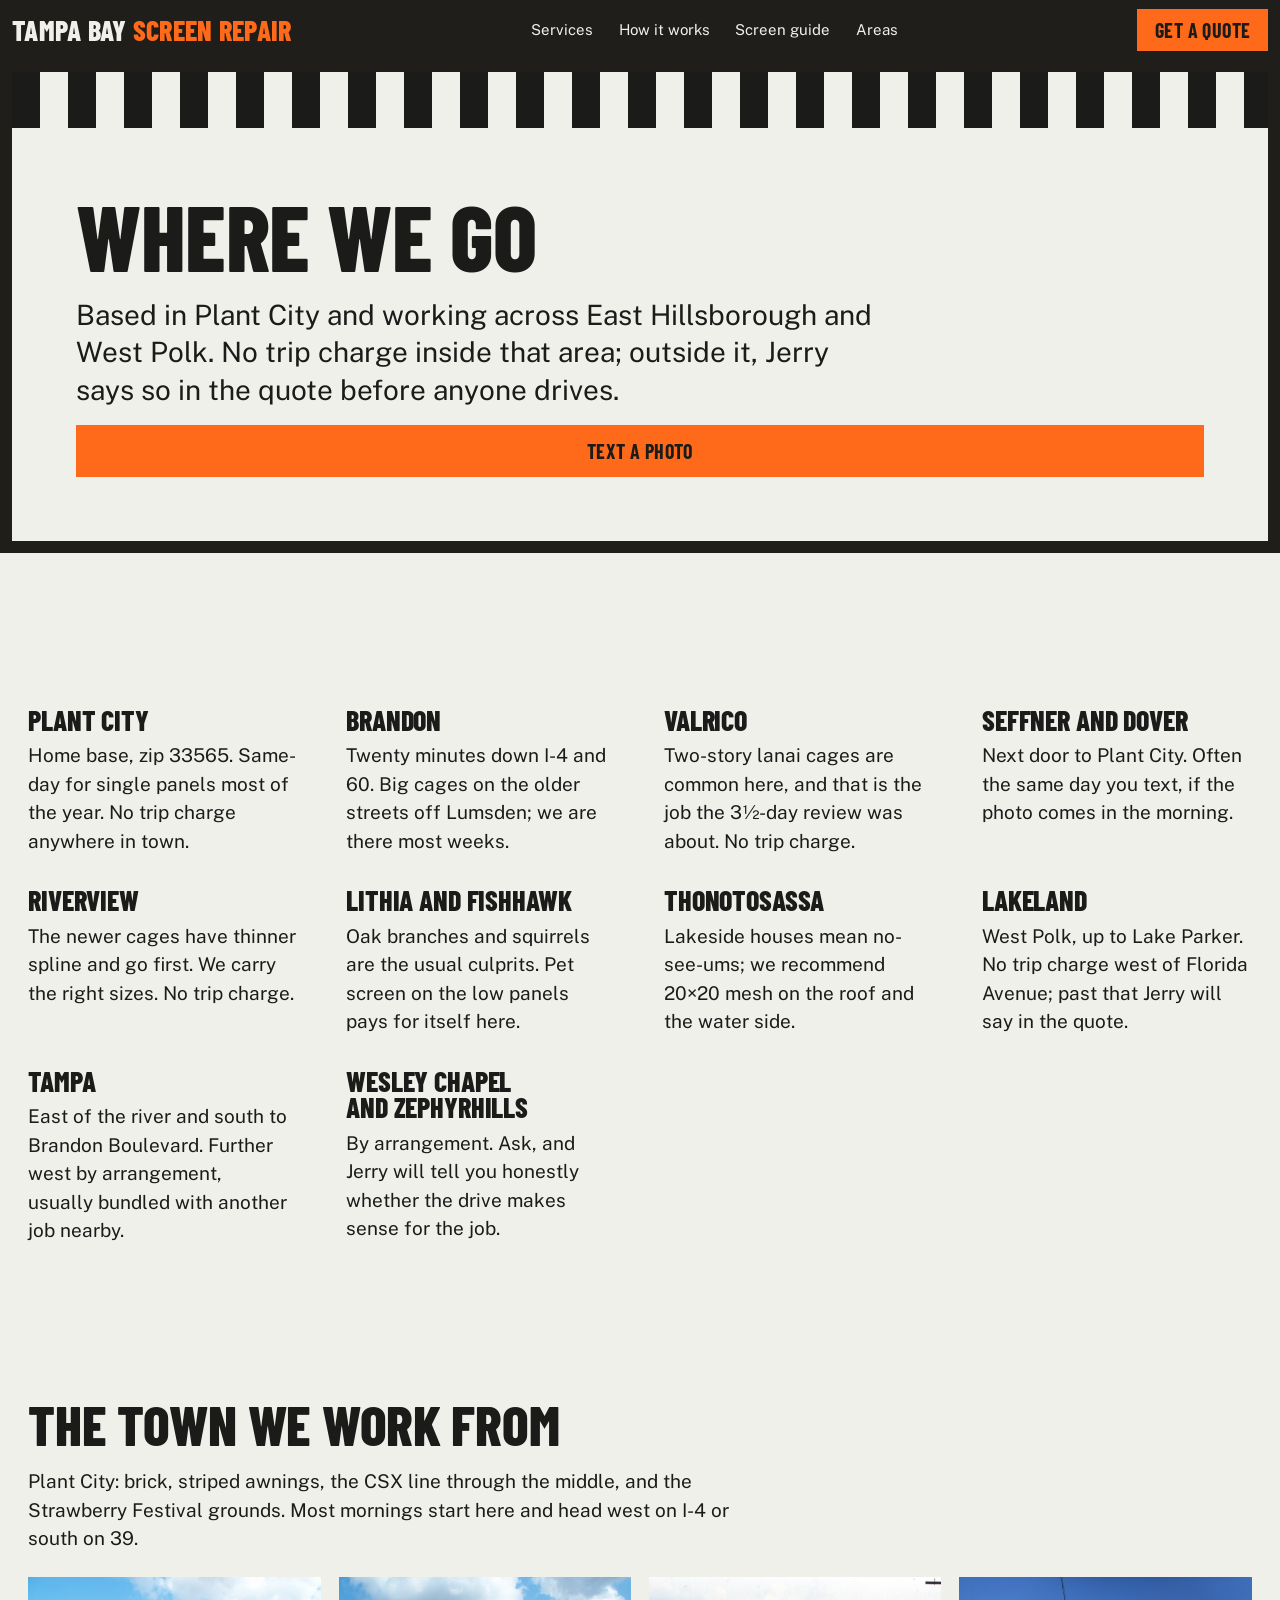
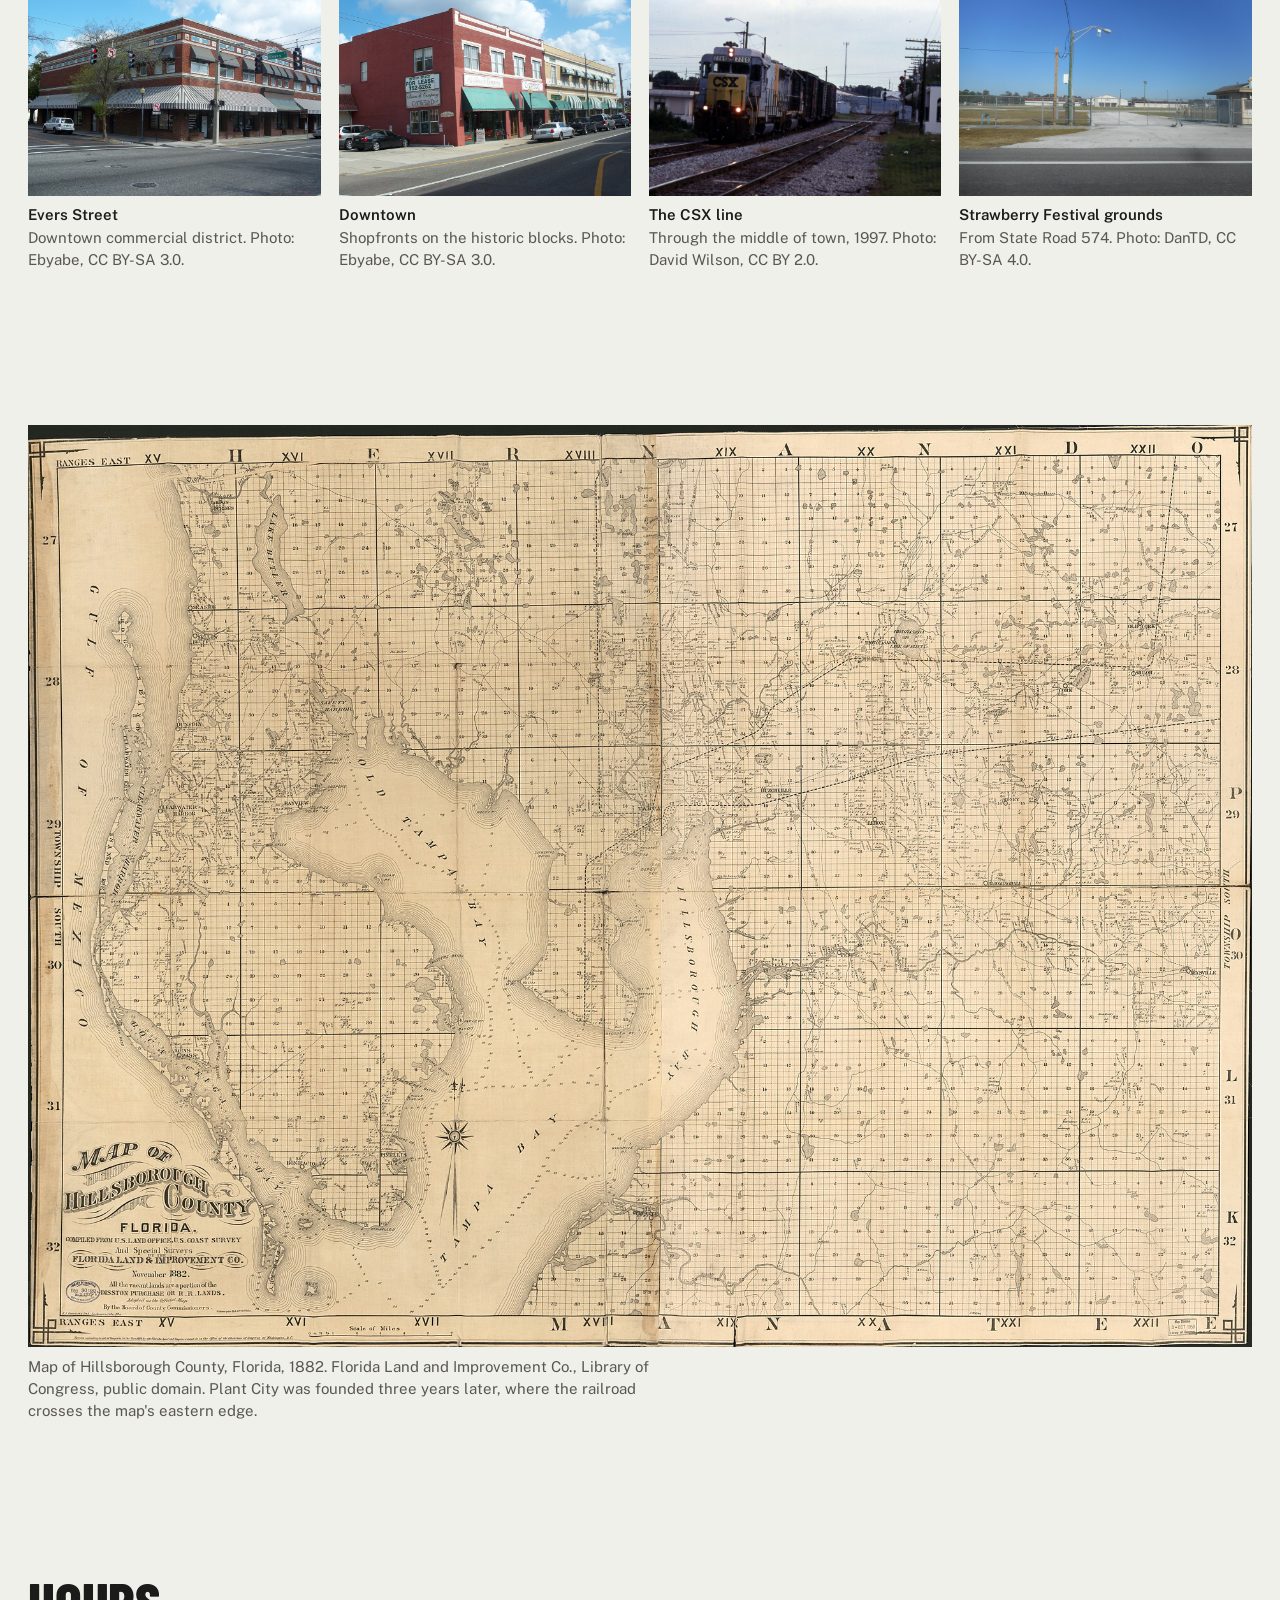
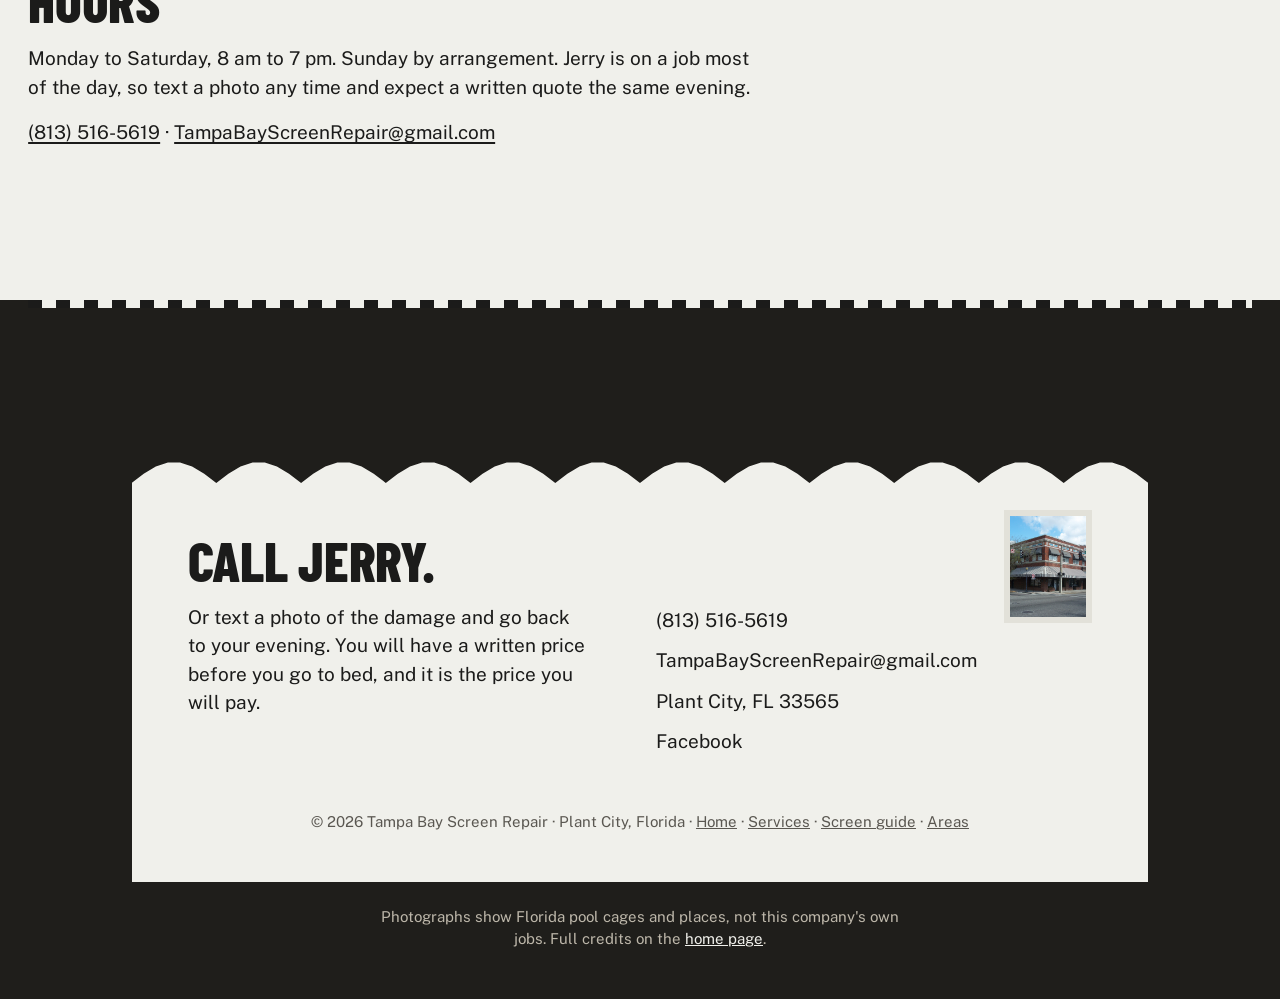
<file: areas.html>
<!doctype html>
<html lang="en">
<head>
<meta charset="utf-8">
<meta name="viewport" content="width=device-width, initial-scale=1">
<title>Service areas · Tampa Bay Screen Repair</title>
<meta name="description" content="Pool cage and lanai screen repair in Plant City, Brandon, Valrico, Seffner, Dover, Riverview, Lithia, Thonotosassa, Lakeland and Tampa. No trip charge in East Hillsborough.">
<meta name="theme-color" content="#1f1e1b">
<meta property="og:title" content="Service areas · Tampa Bay Screen Repair">
<meta property="og:description" content="Pool cage and lanai screen repair in Plant City, Brandon, Valrico, Seffner, Dover, Riverview, Lithia, Thonotosassa, Lakeland and Tampa. No trip charge in East Hillsborough.">
<meta property="og:type" content="website">
<script>document.documentElement.classList.add('js')</script>
<link rel="preconnect" href="https://fonts.googleapis.com">
<link rel="preconnect" href="https://fonts.gstatic.com" crossorigin>
<link href="https://fonts.googleapis.com/css2?family=Barlow+Condensed:ital,wght@0,700;0,800&family=Public+Sans:ital,wght@0,400;0,500;0,600;0,700;1,400&display=swap" rel="stylesheet">
<link rel="icon" href="data:image/svg+xml,%3Csvg xmlns='http://www.w3.org/2000/svg' viewBox='0 0 64 64'%3E%3Crect width='64' height='64' fill='%23f0f0eb'/%3E%3Crect x='8' y='8' width='48' height='48' fill='%23ff6a1a'/%3E%3Cpath d='M8 20h48M8 32h48M8 44h48M20 8v48M32 8v48M44 8v48' stroke='%231b1b1a' stroke-width='3'/%3E%3C/svg%3E">
<link rel="stylesheet" href="styles.css">
</head>
<body>
<a class="sr-only" href="#main">Skip to content</a>

<header class="nav">
  <a class="wordmark" href="index.html" aria-label="Tampa Bay Screen Repair, home">Tampa Bay <b>Screen Repair</b></a>
  <nav class="links" aria-label="Main">
    <a href="services.html">Services</a>
    <a href="index.html#how">How it works</a>
    <a href="screen-guide.html">Screen guide</a>
    <a href="areas.html" aria-current="page">Areas</a>
  </nav>
  <a class="button" href="index.html#quote">Get a quote<span class="stripe" aria-hidden="true"><i></i><i></i><i></i><i></i><i></i><i></i><i></i><i></i><i></i><i></i><i></i><i></i><i></i><i></i></span></a>
  <button class="menu-btn" aria-expanded="false" aria-controls="sheet-menu">Menu</button>
</header>
<div class="sheet-menu" id="sheet-menu">
  <a href="services.html">Services</a>
  <a href="index.html#how">How it works</a>
  <a href="screen-guide.html">Screen guide</a>
  <a href="areas.html">Areas</a>
  <a href="index.html#quote">Get a quote</a>
  <a href="tel:+18135165619">Call (813) 516-5619</a>
</div>

<main id="main">

<section class="page-head" aria-label="Introduction">
  <div class="card">
    <div class="stripe" aria-hidden="true"><i></i><i></i><i></i><i></i><i></i><i></i><i></i><i></i><i></i><i></i><i></i><i></i><i></i><i></i><i></i><i></i><i></i><i></i><i></i><i></i><i></i><i></i><i></i><i></i><i></i><i></i><i></i><i></i><i></i><i></i><i></i><i></i><i></i><i></i><i></i><i></i><i></i><i></i><i></i><i></i><i></i><i></i><i></i><i></i><i></i><i></i><i></i><i></i><i></i><i></i><i></i><i></i><i></i><i></i><i></i><i></i><i></i><i></i><i></i><i></i><i></i><i></i><i></i><i></i><i></i><i></i><i></i><i></i><i></i><i></i><i></i><i></i><i></i><i></i><i></i><i></i><i></i><i></i><i></i><i></i><i></i><i></i><i></i><i></i><i></i><i></i><i></i><i></i><i></i><i></i><i></i><i></i><i></i><i></i><i></i><i></i><i></i><i></i><i></i><i></i><i></i><i></i><i></i><i></i><i></i><i></i><i></i><i></i><i></i><i></i><i></i><i></i><i></i><i></i><i></i><i></i><i></i><i></i><i></i><i></i><i></i><i></i><i></i><i></i><i></i><i></i><i></i><i></i><i></i><i></i><i></i><i></i><i></i><i></i><i></i><i></i><i></i><i></i><i></i><i></i><i></i><i></i><i></i><i></i><i></i><i></i><i></i><i></i><i></i><i></i><i></i><i></i><i></i><i></i><i></i><i></i><i></i><i></i><i></i><i></i></div>
    <div class="card-body">
      <h1 data-rise style="--i:0">Where we go</h1>
      <p class="support" data-rise style="--i:1">Based in Plant City and working across East Hillsborough and West Polk. No trip charge inside that area; outside it, Jerry says so in the quote before anyone drives.</p>
      <a class="button" href="sms:+18135165619?&body=Hi%20Jerry%2C%20I%20need%20a%20screen%20quote.%20Photos%20attached." data-rise style="--i:2">Text a photo<span class="stripe" aria-hidden="true"><i></i><i></i><i></i><i></i><i></i><i></i><i></i><i></i><i></i><i></i><i></i><i></i><i></i><i></i><i></i><i></i><i></i><i></i><i></i><i></i><i></i><i></i></span></a>
    </div>
  </div>
</section>
<section class="page-body" aria-label="Service areas">
  <div class="towns-grid">
    <div data-reveal style="--i:0"><h2>Plant City</h2><p>Home base, zip 33565. Same-day for single panels most of the year. No trip charge anywhere in town.</p></div>
    <div data-reveal style="--i:1"><h2>Brandon</h2><p>Twenty minutes down I-4 and 60. Big cages on the older streets off Lumsden; we are there most weeks.</p></div>
    <div data-reveal style="--i:2"><h2>Valrico</h2><p>Two-story lanai cages are common here, and that is the job the 3½-day review was about. No trip charge.</p></div>
    <div data-reveal style="--i:3"><h2>Seffner and Dover</h2><p>Next door to Plant City. Often the same day you text, if the photo comes in the morning.</p></div>
    <div data-reveal style="--i:4"><h2>Riverview</h2><p>The newer cages have thinner spline and go first. We carry the right sizes. No trip charge.</p></div>
    <div data-reveal style="--i:0"><h2>Lithia and FishHawk</h2><p>Oak branches and squirrels are the usual culprits. Pet screen on the low panels pays for itself here.</p></div>
    <div data-reveal style="--i:1"><h2>Thonotosassa</h2><p>Lakeside houses mean no-see-ums; we recommend 20×20 mesh on the roof and the water side.</p></div>
    <div data-reveal style="--i:2"><h2>Lakeland</h2><p>West Polk, up to Lake Parker. No trip charge west of Florida Avenue; past that Jerry will say in the quote.</p></div>
    <div data-reveal style="--i:3"><h2>Tampa</h2><p>East of the river and south to Brandon Boulevard. Further west by arrangement, usually bundled with another job nearby.</p></div>
    <div data-reveal style="--i:4"><h2>Wesley Chapel and Zephyrhills</h2><p>By arrangement. Ask, and Jerry will tell you honestly whether the drive makes sense for the job.</p></div>
  </div>
  <div>
    <div class="strip-head" data-reveal><h2 class="head">The town we work from</h2><p>Plant City: brick, striped awnings, the CSX line through the middle, and the Strawberry Festival grounds. Most mornings start here and head west on I-4 or south on 39.</p></div>
    <div class="photo-strip">
      <figure data-reveal="settle" style="--i:0"><img src="assets/plant-city-fl-downtown-comm-dist05.jpg" width="1920" height="1440" alt="A brick corner building with striped awnings at Evers Street, downtown Plant City" loading="lazy" decoding="async"><figcaption><b>Evers Street</b>Downtown commercial district. Photo: Ebyabe, CC BY-SA 3.0.</figcaption></figure>
      <figure data-reveal="settle" style="--i:1"><img src="assets/plant-city-fl-downtown-comm-dist02.jpg" width="1920" height="1440" alt="Red brick shopfronts with green awnings in downtown Plant City" loading="lazy" decoding="async"><figcaption><b>Downtown</b>Shopfronts on the historic blocks. Photo: Ebyabe, CC BY-SA 3.0.</figcaption></figure>
      <figure data-reveal="settle" style="--i:2"><img src="assets/19970917-09-csx-plant-city-florida-6064973647.jpg" width="1800" height="1110" alt="A CSX freight locomotive on the line through Plant City, 1997" loading="lazy" decoding="async"><figcaption><b>The CSX line</b>Through the middle of town, 1997. Photo: David Wilson, CC BY 2.0.</figcaption></figure>
      <figure data-reveal="settle" style="--i:3"><img src="assets/florida-strawberry-festival-from-fl-574-2.jpg" width="1920" height="1440" alt="Buildings of the Florida Strawberry Festival grounds seen from State Road 574" loading="lazy" decoding="async"><figcaption><b>Strawberry Festival grounds</b>From State Road 574. Photo: DanTD, CC BY-SA 4.0.</figcaption></figure>
    </div>
  </div>
  <figure data-reveal="settle">
    <img src="assets/map-of-hillsborough-county-florida-loc-2012592403.jpg" width="1920" height="1446" alt="An 1882 survey map of Hillsborough County, Florida" loading="lazy" decoding="async">
    <figcaption class="small muted" style="margin-top:.6rem;max-width:70ch">Map of Hillsborough County, Florida, 1882. Florida Land and Improvement Co., Library of Congress, public domain. Plant City was founded three years later, where the railroad crosses the map's eastern edge.</figcaption>
  </figure>
  <div class="prose" data-reveal>
    <h2 class="head">Hours</h2>
    <p style="margin-top:1rem">Monday to Saturday, 8 am to 7 pm. Sunday by arrangement. Jerry is on a job most of the day, so text a photo any time and expect a written quote the same evening.</p>
    <p><a class="phone link-plain" href="tel:+18135165619">(813) 516-5619</a> · <a class="link-plain" href="mailto:TampaBayScreenRepair@gmail.com">TampaBayScreenRepair@gmail.com</a></p>
  </div>
</section>

</main>

<footer class="back">
  <div class="stripe thin" aria-hidden="true"><i></i><i></i><i></i><i></i><i></i><i></i><i></i><i></i><i></i><i></i><i></i><i></i><i></i><i></i><i></i><i></i><i></i><i></i><i></i><i></i><i></i><i></i><i></i><i></i><i></i><i></i><i></i><i></i><i></i><i></i><i></i><i></i><i></i><i></i><i></i><i></i><i></i><i></i><i></i><i></i><i></i><i></i><i></i><i></i><i></i><i></i><i></i><i></i><i></i><i></i><i></i><i></i><i></i><i></i><i></i><i></i><i></i><i></i><i></i><i></i><i></i><i></i><i></i><i></i><i></i><i></i><i></i><i></i><i></i><i></i><i></i><i></i><i></i><i></i><i></i><i></i><i></i><i></i><i></i><i></i><i></i><i></i><i></i><i></i><i></i><i></i><i></i><i></i><i></i><i></i><i></i><i></i><i></i><i></i><i></i><i></i><i></i><i></i><i></i><i></i><i></i><i></i><i></i><i></i><i></i><i></i><i></i><i></i><i></i><i></i><i></i><i></i><i></i><i></i><i></i><i></i><i></i><i></i><i></i><i></i><i></i><i></i><i></i><i></i><i></i><i></i><i></i><i></i><i></i><i></i><i></i><i></i><i></i><i></i><i></i><i></i><i></i><i></i><i></i><i></i><i></i><i></i><i></i><i></i><i></i><i></i><i></i><i></i><i></i><i></i><i></i><i></i><i></i><i></i><i></i><i></i><i></i><i></i><i></i><i></i></div>
  <div class="panel" data-reveal>
    <div class="signoff">
      <h2>Call Jerry.</h2>
      <p>Or text a photo of the damage and go back to your evening. You will have a written price before you go to bed, and it is the price you will pay.</p>
    </div>
    <div class="address">
      <a href="tel:+18135165619">(813) 516-5619</a>
      <a href="mailto:TampaBayScreenRepair@gmail.com">TampaBayScreenRepair@gmail.com</a>
      <a href="areas.html">Plant City, FL 33565</a>
      <a href="https://www.facebook.com/p/TAMPA-BAY-Screen-Repair-100049211145599/" rel="noopener">Facebook</a>
    </div>
    <figure class="stamp"><img src="assets/plant-city-fl-downtown-comm-dist05.jpg" width="1920" height="1440" alt="A brick corner building with striped awnings in downtown Plant City" loading="lazy" decoding="async" style="object-position:62% 60%"></figure>
    <p class="imprint">© 2026 Tampa Bay Screen Repair · Plant City, Florida · <a href="index.html">Home</a> · <a href="services.html">Services</a> · <a href="screen-guide.html">Screen guide</a> · <a href="areas.html">Areas</a></p>
  </div>
  <p class="credits">Photographs show Florida pool cages and places, not this company's own jobs. Full credits on the <a href="index.html#credits">home page</a>.</p>
</footer>

<nav class="thumb-bar" aria-label="Call or text">
  <a href="tel:+18135165619">Call</a>
  <a href="sms:+18135165619?&body=Hi%20Jerry%2C%20I%20need%20a%20screen%20quote.%20Photos%20attached.">Text a photo</a>
</nav>

<script src="main.js" defer></script>
</body>
</html>
</file>
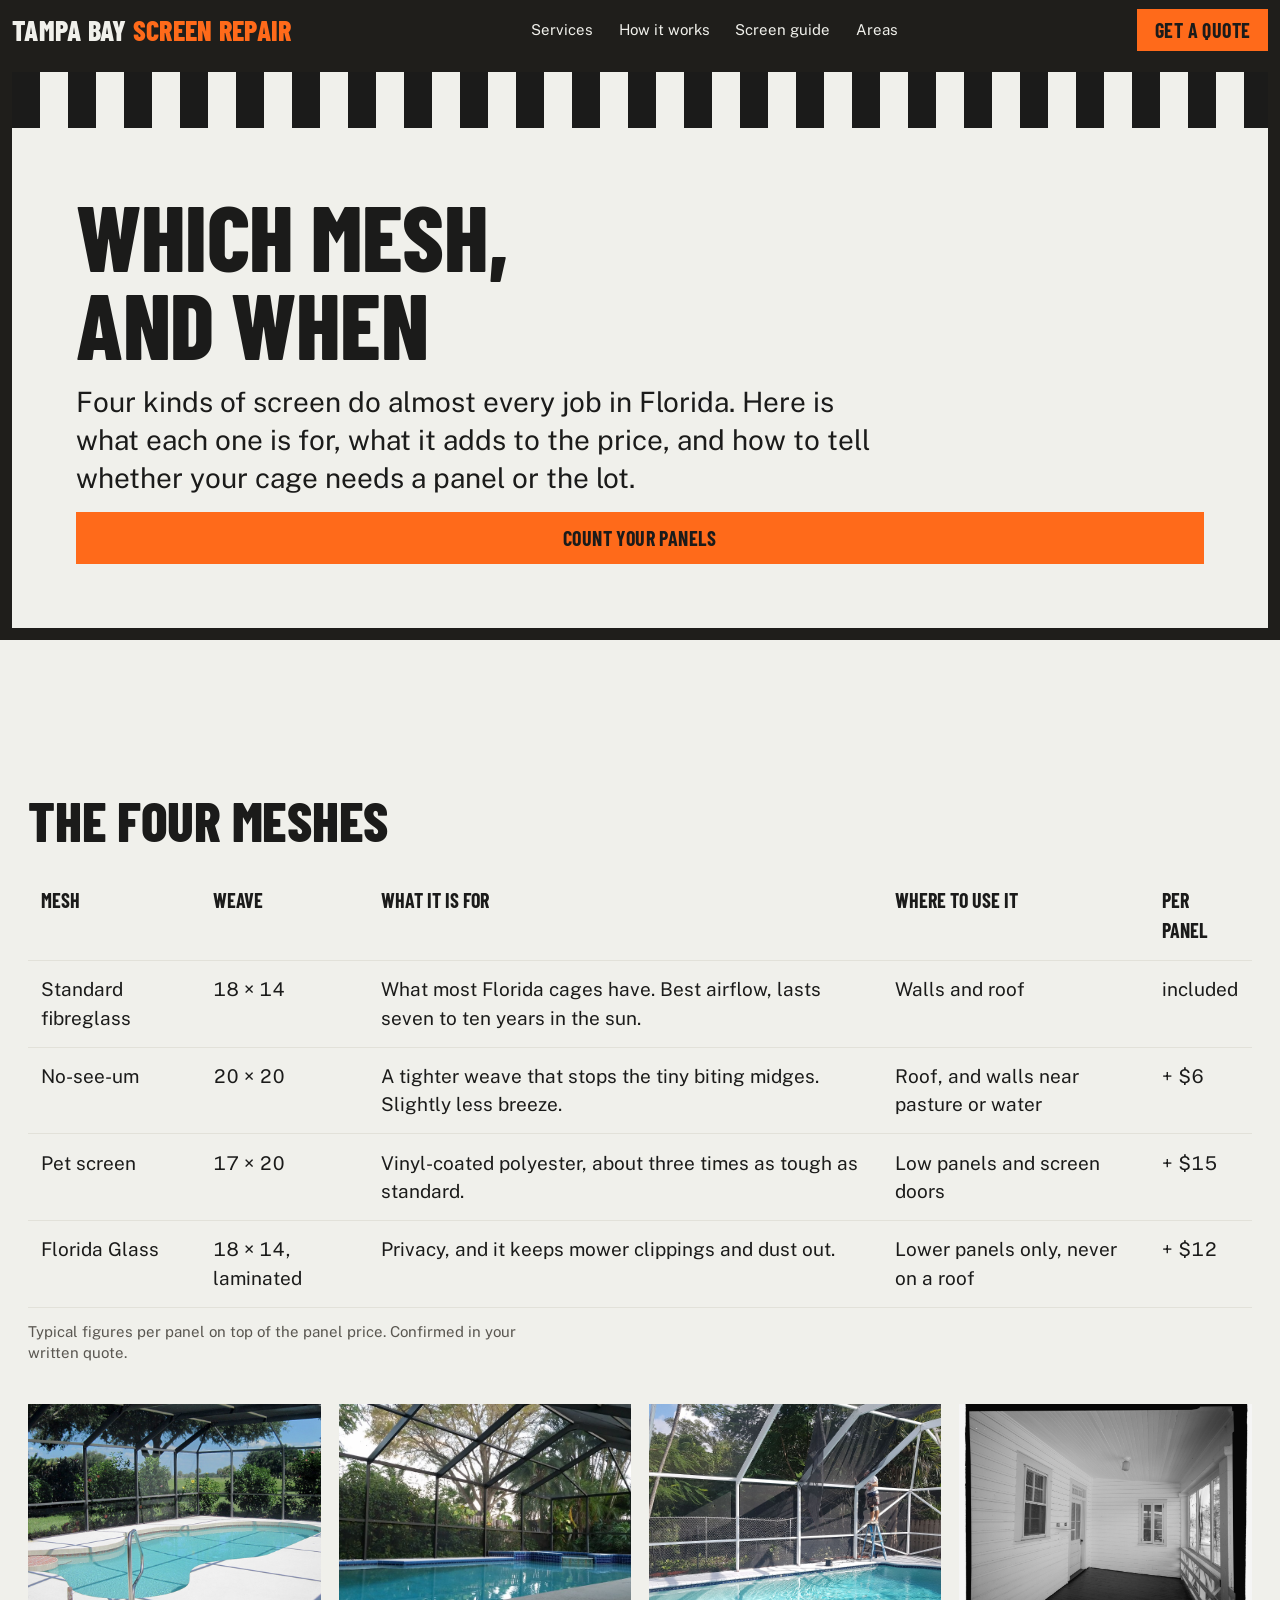
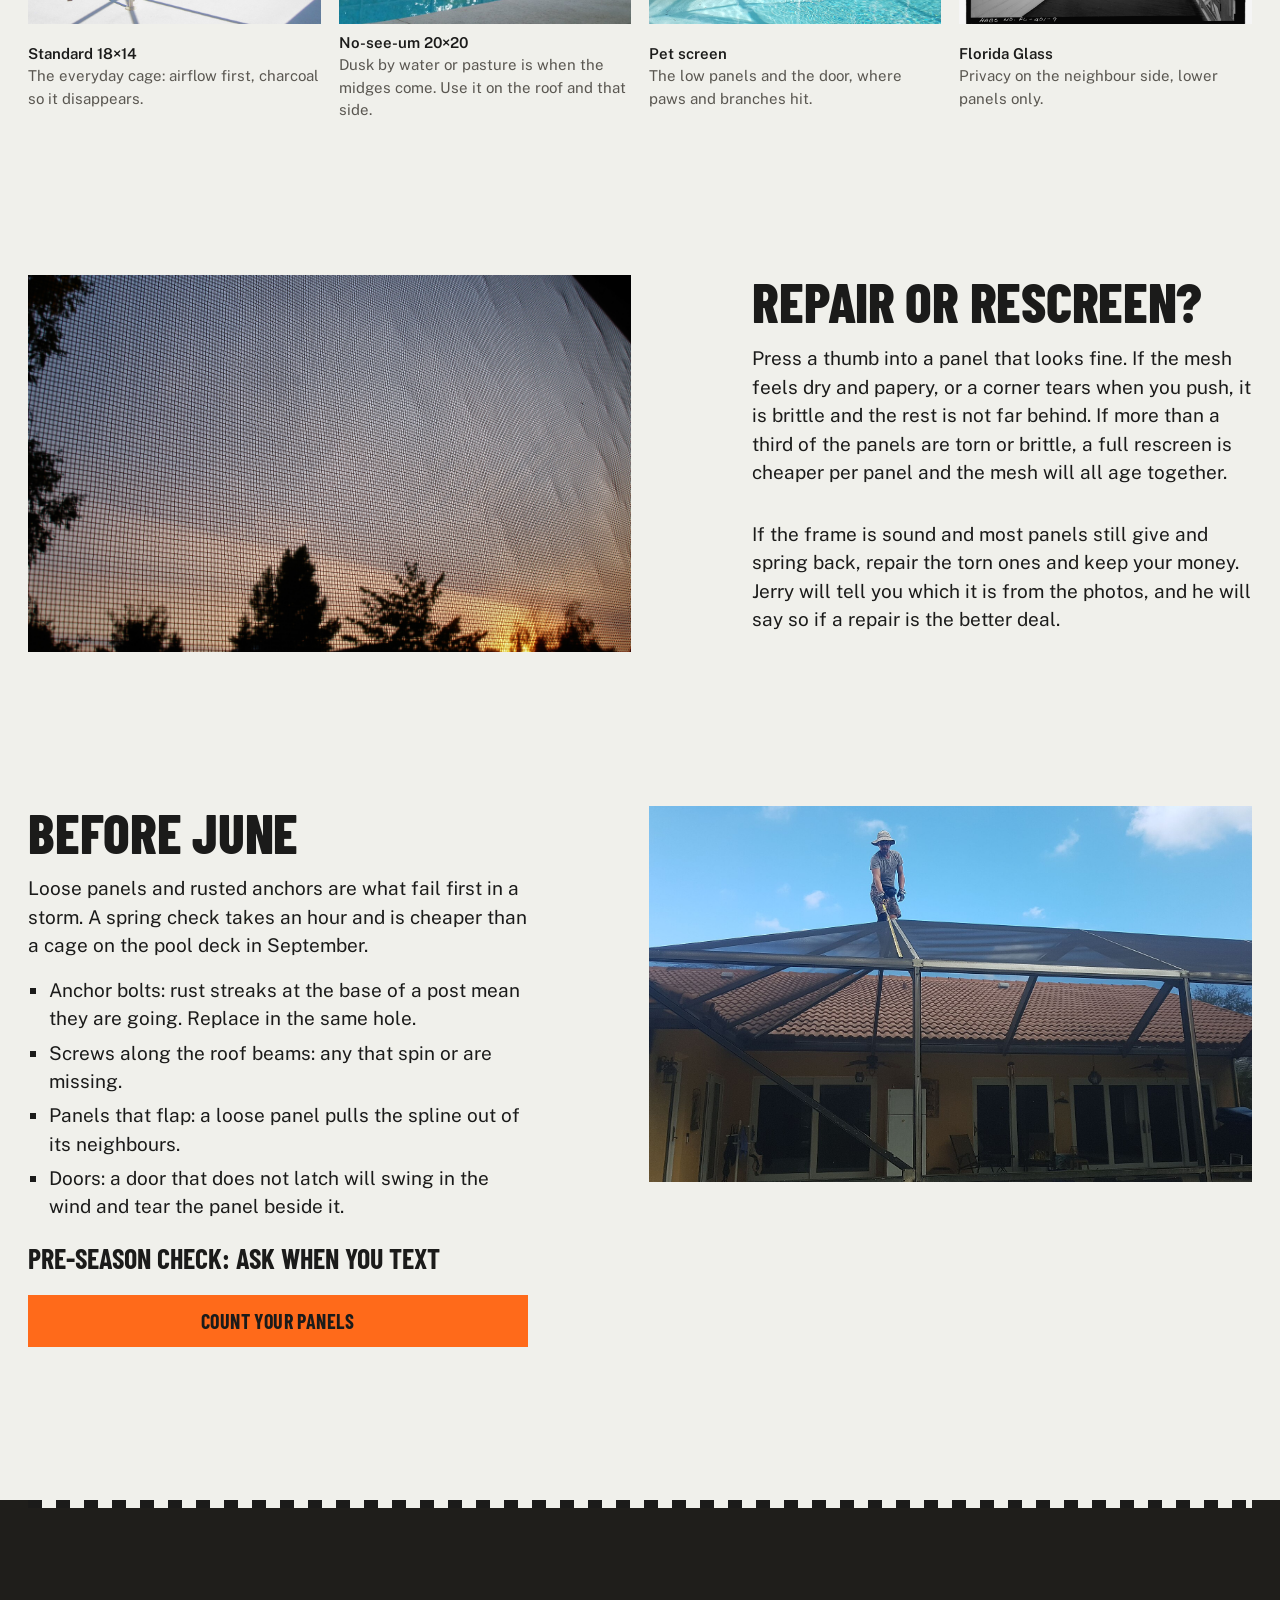
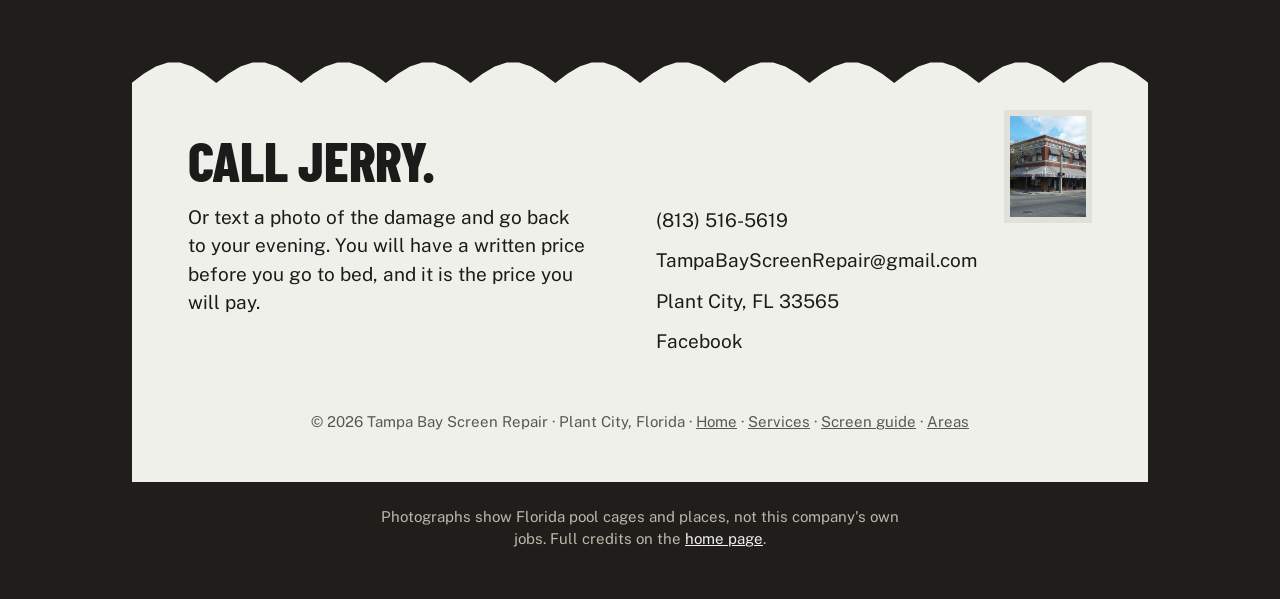
<file: screen-guide.html>
<!doctype html>
<html lang="en">
<head>
<meta charset="utf-8">
<meta name="viewport" content="width=device-width, initial-scale=1">
<title>Screen guide · Tampa Bay Screen Repair</title>
<meta name="description" content="Which mesh for a Florida pool cage: standard 18×14, no-see-um 20×20, pet screen, Florida Glass. When to repair and when to rescreen. What to check before hurricane season.">
<meta name="theme-color" content="#1f1e1b">
<meta property="og:title" content="Screen guide · Tampa Bay Screen Repair">
<meta property="og:description" content="Which mesh for a Florida pool cage: standard 18×14, no-see-um 20×20, pet screen, Florida Glass. When to repair and when to rescreen. What to check before hurricane season.">
<meta property="og:type" content="website">
<script>document.documentElement.classList.add('js')</script>
<link rel="preconnect" href="https://fonts.googleapis.com">
<link rel="preconnect" href="https://fonts.gstatic.com" crossorigin>
<link href="https://fonts.googleapis.com/css2?family=Barlow+Condensed:ital,wght@0,700;0,800&family=Public+Sans:ital,wght@0,400;0,500;0,600;0,700;1,400&display=swap" rel="stylesheet">
<link rel="icon" href="data:image/svg+xml,%3Csvg xmlns='http://www.w3.org/2000/svg' viewBox='0 0 64 64'%3E%3Crect width='64' height='64' fill='%23f0f0eb'/%3E%3Crect x='8' y='8' width='48' height='48' fill='%23ff6a1a'/%3E%3Cpath d='M8 20h48M8 32h48M8 44h48M20 8v48M32 8v48M44 8v48' stroke='%231b1b1a' stroke-width='3'/%3E%3C/svg%3E">
<link rel="stylesheet" href="styles.css">
</head>
<body>
<a class="sr-only" href="#main">Skip to content</a>

<header class="nav">
  <a class="wordmark" href="index.html" aria-label="Tampa Bay Screen Repair, home">Tampa Bay <b>Screen Repair</b></a>
  <nav class="links" aria-label="Main">
    <a href="services.html">Services</a>
    <a href="index.html#how">How it works</a>
    <a href="screen-guide.html" aria-current="page">Screen guide</a>
    <a href="areas.html">Areas</a>
  </nav>
  <a class="button" href="index.html#quote">Get a quote<span class="stripe" aria-hidden="true"><i></i><i></i><i></i><i></i><i></i><i></i><i></i><i></i><i></i><i></i><i></i><i></i><i></i><i></i></span></a>
  <button class="menu-btn" aria-expanded="false" aria-controls="sheet-menu">Menu</button>
</header>
<div class="sheet-menu" id="sheet-menu">
  <a href="services.html">Services</a>
  <a href="index.html#how">How it works</a>
  <a href="screen-guide.html">Screen guide</a>
  <a href="areas.html">Areas</a>
  <a href="index.html#quote">Get a quote</a>
  <a href="tel:+18135165619">Call (813) 516-5619</a>
</div>

<main id="main">

<section class="page-head" aria-label="Introduction">
  <div class="card">
    <div class="stripe" aria-hidden="true"><i></i><i></i><i></i><i></i><i></i><i></i><i></i><i></i><i></i><i></i><i></i><i></i><i></i><i></i><i></i><i></i><i></i><i></i><i></i><i></i><i></i><i></i><i></i><i></i><i></i><i></i><i></i><i></i><i></i><i></i><i></i><i></i><i></i><i></i><i></i><i></i><i></i><i></i><i></i><i></i><i></i><i></i><i></i><i></i><i></i><i></i><i></i><i></i><i></i><i></i><i></i><i></i><i></i><i></i><i></i><i></i><i></i><i></i><i></i><i></i><i></i><i></i><i></i><i></i><i></i><i></i><i></i><i></i><i></i><i></i><i></i><i></i><i></i><i></i><i></i><i></i><i></i><i></i><i></i><i></i><i></i><i></i><i></i><i></i><i></i><i></i><i></i><i></i><i></i><i></i><i></i><i></i><i></i><i></i><i></i><i></i><i></i><i></i><i></i><i></i><i></i><i></i><i></i><i></i><i></i><i></i><i></i><i></i><i></i><i></i><i></i><i></i><i></i><i></i><i></i><i></i><i></i><i></i><i></i><i></i><i></i><i></i><i></i><i></i><i></i><i></i><i></i><i></i><i></i><i></i><i></i><i></i><i></i><i></i><i></i><i></i><i></i><i></i><i></i><i></i><i></i><i></i><i></i><i></i><i></i><i></i><i></i><i></i><i></i><i></i><i></i><i></i><i></i><i></i><i></i><i></i><i></i><i></i><i></i><i></i></div>
    <div class="card-body">
      <h1 data-rise style="--i:0">Which mesh, and when</h1>
      <p class="support" data-rise style="--i:1">Four kinds of screen do almost every job in Florida. Here is what each one is for, what it adds to the price, and how to tell whether your cage needs a panel or the lot.</p>
      <a class="button" href="index.html#quote" data-rise style="--i:2">Count your panels<span class="stripe" aria-hidden="true"><i></i><i></i><i></i><i></i><i></i><i></i><i></i><i></i><i></i><i></i><i></i><i></i><i></i><i></i><i></i><i></i><i></i><i></i><i></i><i></i><i></i><i></i></span></a>
    </div>
  </div>
</section>
<section class="page-body" aria-label="Screen guide">
  <div data-reveal>
    <h2 class="head">The four meshes</h2>
    <table class="guide-table" style="margin-top:1.5rem">
      <thead data-reveal style="--i:1"><tr><th>Mesh</th><th>Weave</th><th>What it is for</th><th>Where to use it</th><th>Per panel</th></tr></thead>
      <tbody>
        <tr data-reveal style="--i:1"><td>Standard fibreglass</td><td class="nums">18 × 14</td><td>What most Florida cages have. Best airflow, lasts seven to ten years in the sun.</td><td>Walls and roof</td><td class="nums">included</td></tr>
        <tr data-reveal style="--i:2"><td>No-see-um</td><td class="nums">20 × 20</td><td>A tighter weave that stops the tiny biting midges. Slightly less breeze.</td><td>Roof, and walls near pasture or water</td><td class="nums">+ $6</td></tr>
        <tr data-reveal style="--i:3"><td>Pet screen</td><td class="nums">17 × 20</td><td>Vinyl-coated polyester, about three times as tough as standard.</td><td>Low panels and screen doors</td><td class="nums">+ $15</td></tr>
        <tr data-reveal style="--i:4"><td>Florida Glass</td><td class="nums">18 × 14, laminated</td><td>Privacy, and it keeps mower clippings and dust out.</td><td>Lower panels only, never on a roof</td><td class="nums">+ $12</td></tr>
      </tbody>
    </table>
    <p class="small muted" style="margin-top:.8rem">Typical figures per panel on top of the panel price. Confirmed in your written quote.</p>
    <div class="photo-strip" style="margin-top:2.5rem">
      <figure data-reveal="settle" style="--i:0"><img src="assets/sarasota-swimming-pool-2010.jpg" width="1024" height="628" alt="A bright Florida pool cage with standard charcoal mesh" loading="lazy" decoding="async"><figcaption><b>Standard 18×14</b>The everyday cage: airflow first, charcoal so it disappears.</figcaption></figure>
      <figure data-reveal="settle" style="--i:1"><img src="assets/seminole-saturday-spring-swim.jpg" width="1024" height="576" alt="A pool cage at dusk beside hedges and palms" loading="lazy" decoding="async"><figcaption><b>No-see-um 20×20</b>Dusk by water or pasture is when the midges come. Use it on the roof and that side.</figcaption></figure>
      <figure data-reveal="settle" style="--i:2"><img src="assets/pool-screen-repair.jpg" width="1920" height="1080" alt="New mesh being fitted to the low wall panels of a pool enclosure" loading="lazy" decoding="async"><figcaption><b>Pet screen</b>The low panels and the door, where paws and branches hit.</figcaption></figure>
      <figure data-reveal="settle" style="--i:3"><img src="assets/quarters-no-9-unit-3-interior-screened.jpg" width="1920" height="1550" alt="A screened porch with a solid lower wall, archive photograph" loading="lazy" decoding="async"><figcaption><b>Florida Glass</b>Privacy on the neighbour side, lower panels only.</figcaption></figure>
    </div>
  </div>
  <div class="service">
    <figure data-reveal="settle">
      <img src="assets/window-screen-2878481856.jpg" width="1280" height="960" alt="Fibreglass mesh close up against an evening sky" loading="lazy" decoding="async">
      <figcaption>Photograph: "Window Screen" by daryl_mitchell, CC BY-SA 2.0, via Wikimedia Commons.</figcaption>
    </figure>
    <div class="text" data-reveal style="--i:1">
      <h2>Repair or rescreen?</h2>
      <p>Press a thumb into a panel that looks fine. If the mesh feels dry and papery, or a corner tears when you push, it is brittle and the rest is not far behind. If more than a third of the panels are torn or brittle, a full rescreen is cheaper per panel and the mesh will all age together.</p>
      <p>If the frame is sound and most panels still give and spring back, repair the torn ones and keep your money. Jerry will tell you which it is from the photos, and he will say so if a repair is the better deal.</p>
    </div>
  </div>
  <div class="service">
    <figure data-reveal="settle">
      <img src="assets/pool-screen-repair-estimate.jpg" width="1920" height="1080" alt="Measuring the roof of a screen enclosure from the top frame" loading="lazy" decoding="async">
      <figcaption>Archive photograph.</figcaption>
    </figure>
    <div class="text" data-reveal style="--i:1">
      <h2>Before June</h2>
      <p>Loose panels and rusted anchors are what fail first in a storm. A spring check takes an hour and is cheaper than a cage on the pool deck in September.</p>
      <ul>
        <li>Anchor bolts: rust streaks at the base of a post mean they are going. Replace in the same hole.</li>
        <li>Screws along the roof beams: any that spin or are missing.</li>
        <li>Panels that flap: a loose panel pulls the spline out of its neighbours.</li>
        <li>Doors: a door that does not latch will swing in the wind and tear the panel beside it.</li>
      </ul>
      <p class="price">Pre-season check: ask when you text</p>
      <a class="button" href="index.html#quote">Count your panels<span class="stripe" aria-hidden="true"><i></i><i></i><i></i><i></i><i></i><i></i><i></i><i></i><i></i><i></i><i></i><i></i><i></i><i></i><i></i><i></i><i></i><i></i><i></i><i></i><i></i><i></i></span></a>
    </div>
  </div>
</section>

</main>

<footer class="back">
  <div class="stripe thin" aria-hidden="true"><i></i><i></i><i></i><i></i><i></i><i></i><i></i><i></i><i></i><i></i><i></i><i></i><i></i><i></i><i></i><i></i><i></i><i></i><i></i><i></i><i></i><i></i><i></i><i></i><i></i><i></i><i></i><i></i><i></i><i></i><i></i><i></i><i></i><i></i><i></i><i></i><i></i><i></i><i></i><i></i><i></i><i></i><i></i><i></i><i></i><i></i><i></i><i></i><i></i><i></i><i></i><i></i><i></i><i></i><i></i><i></i><i></i><i></i><i></i><i></i><i></i><i></i><i></i><i></i><i></i><i></i><i></i><i></i><i></i><i></i><i></i><i></i><i></i><i></i><i></i><i></i><i></i><i></i><i></i><i></i><i></i><i></i><i></i><i></i><i></i><i></i><i></i><i></i><i></i><i></i><i></i><i></i><i></i><i></i><i></i><i></i><i></i><i></i><i></i><i></i><i></i><i></i><i></i><i></i><i></i><i></i><i></i><i></i><i></i><i></i><i></i><i></i><i></i><i></i><i></i><i></i><i></i><i></i><i></i><i></i><i></i><i></i><i></i><i></i><i></i><i></i><i></i><i></i><i></i><i></i><i></i><i></i><i></i><i></i><i></i><i></i><i></i><i></i><i></i><i></i><i></i><i></i><i></i><i></i><i></i><i></i><i></i><i></i><i></i><i></i><i></i><i></i><i></i><i></i><i></i><i></i><i></i><i></i><i></i><i></i></div>
  <div class="panel" data-reveal>
    <div class="signoff">
      <h2>Call Jerry.</h2>
      <p>Or text a photo of the damage and go back to your evening. You will have a written price before you go to bed, and it is the price you will pay.</p>
    </div>
    <div class="address">
      <a href="tel:+18135165619">(813) 516-5619</a>
      <a href="mailto:TampaBayScreenRepair@gmail.com">TampaBayScreenRepair@gmail.com</a>
      <a href="areas.html">Plant City, FL 33565</a>
      <a href="https://www.facebook.com/p/TAMPA-BAY-Screen-Repair-100049211145599/" rel="noopener">Facebook</a>
    </div>
    <figure class="stamp"><img src="assets/plant-city-fl-downtown-comm-dist05.jpg" width="1920" height="1440" alt="A brick corner building with striped awnings in downtown Plant City" loading="lazy" decoding="async" style="object-position:62% 60%"></figure>
    <p class="imprint">© 2026 Tampa Bay Screen Repair · Plant City, Florida · <a href="index.html">Home</a> · <a href="services.html">Services</a> · <a href="screen-guide.html">Screen guide</a> · <a href="areas.html">Areas</a></p>
  </div>
  <p class="credits">Photographs show Florida pool cages and places, not this company's own jobs. Full credits on the <a href="index.html#credits">home page</a>.</p>
</footer>

<nav class="thumb-bar" aria-label="Call or text">
  <a href="tel:+18135165619">Call</a>
  <a href="sms:+18135165619?&body=Hi%20Jerry%2C%20I%20need%20a%20screen%20quote.%20Photos%20attached.">Text a photo</a>
</nav>

<script src="main.js" defer></script>
</body>
</html>
</file>
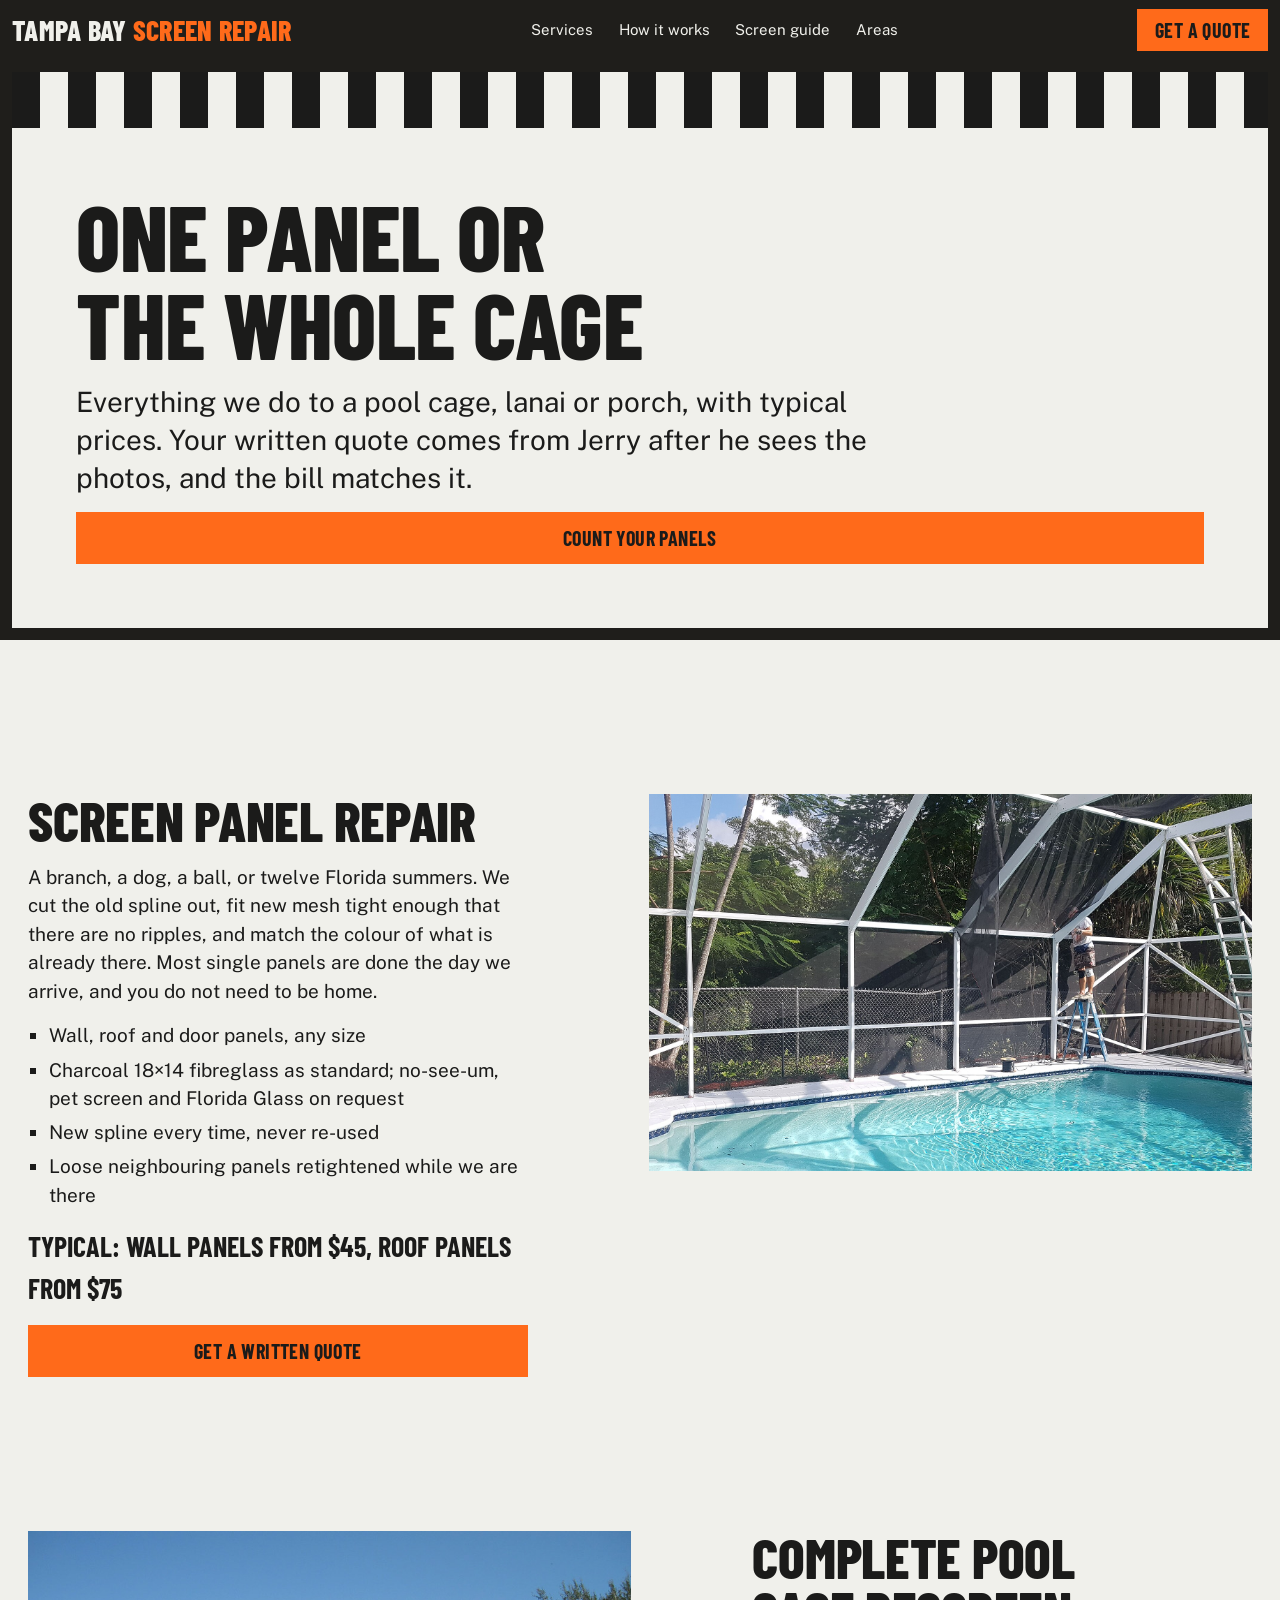
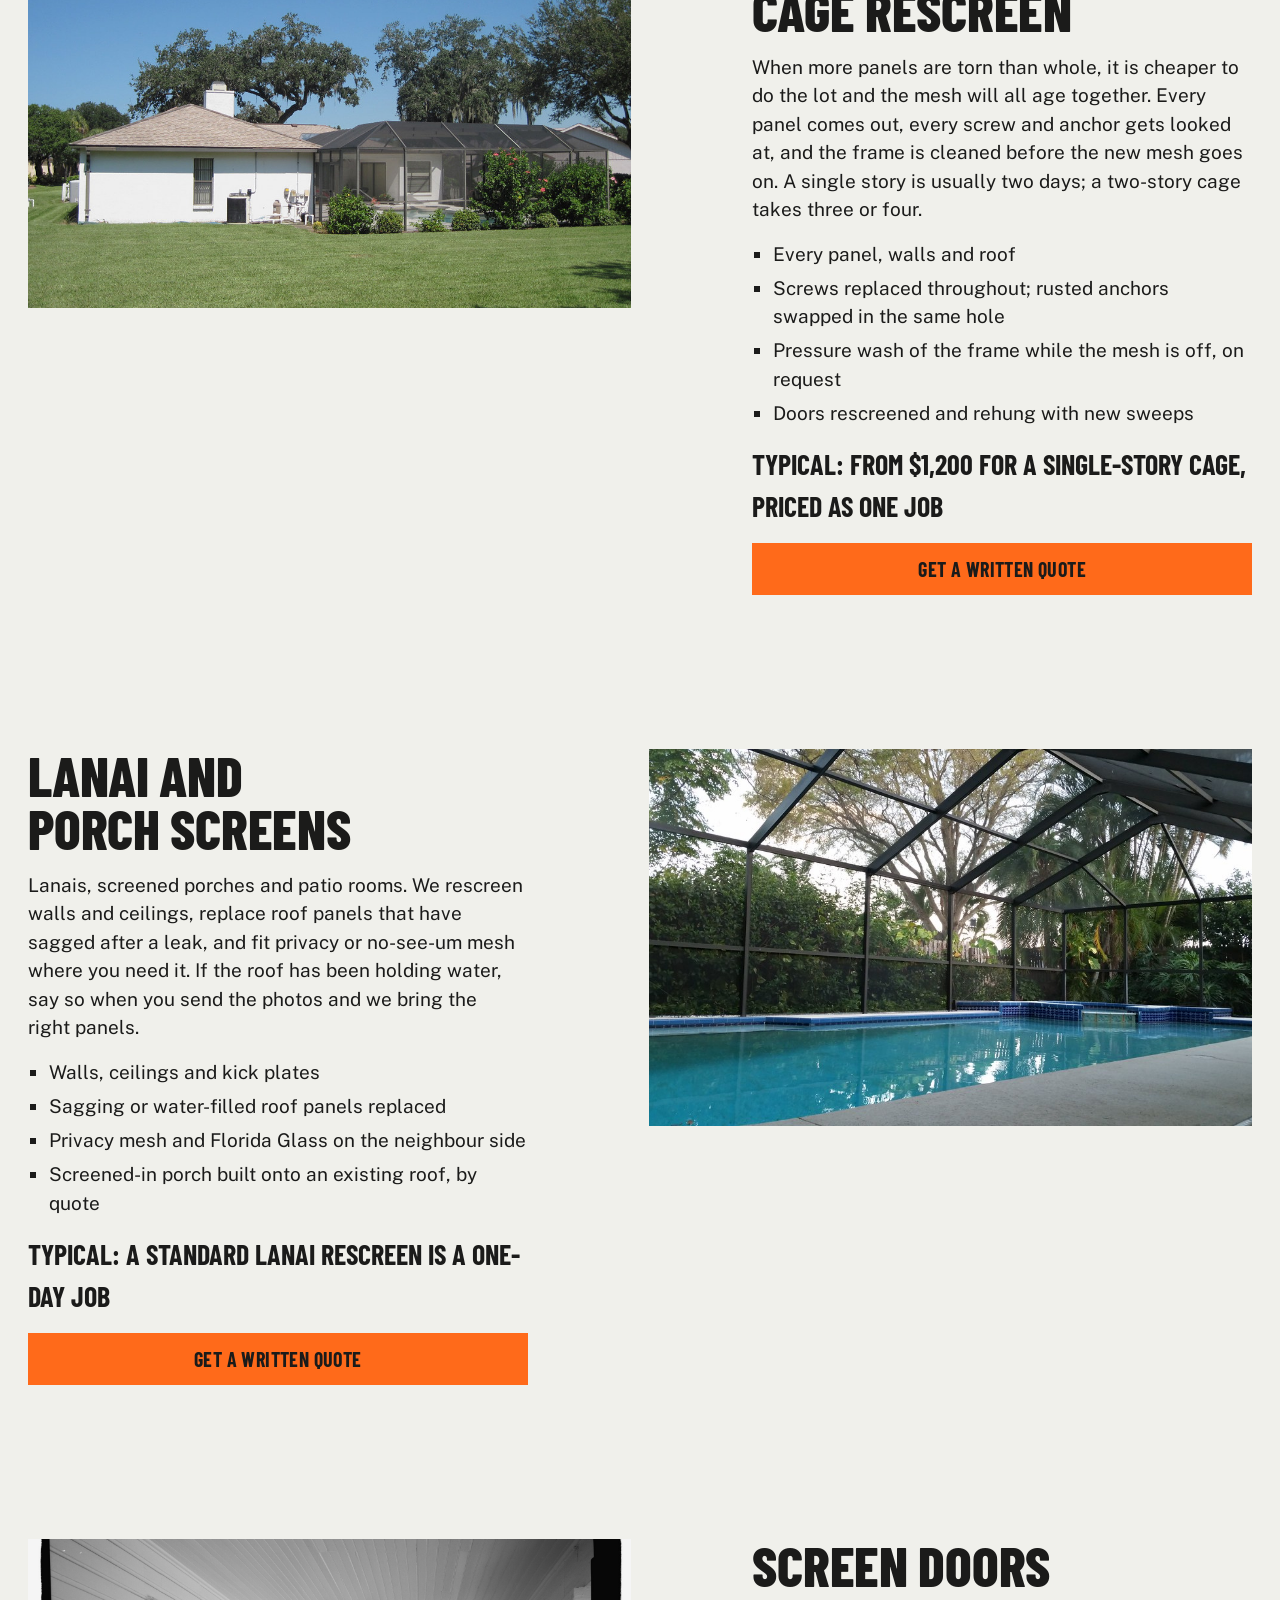
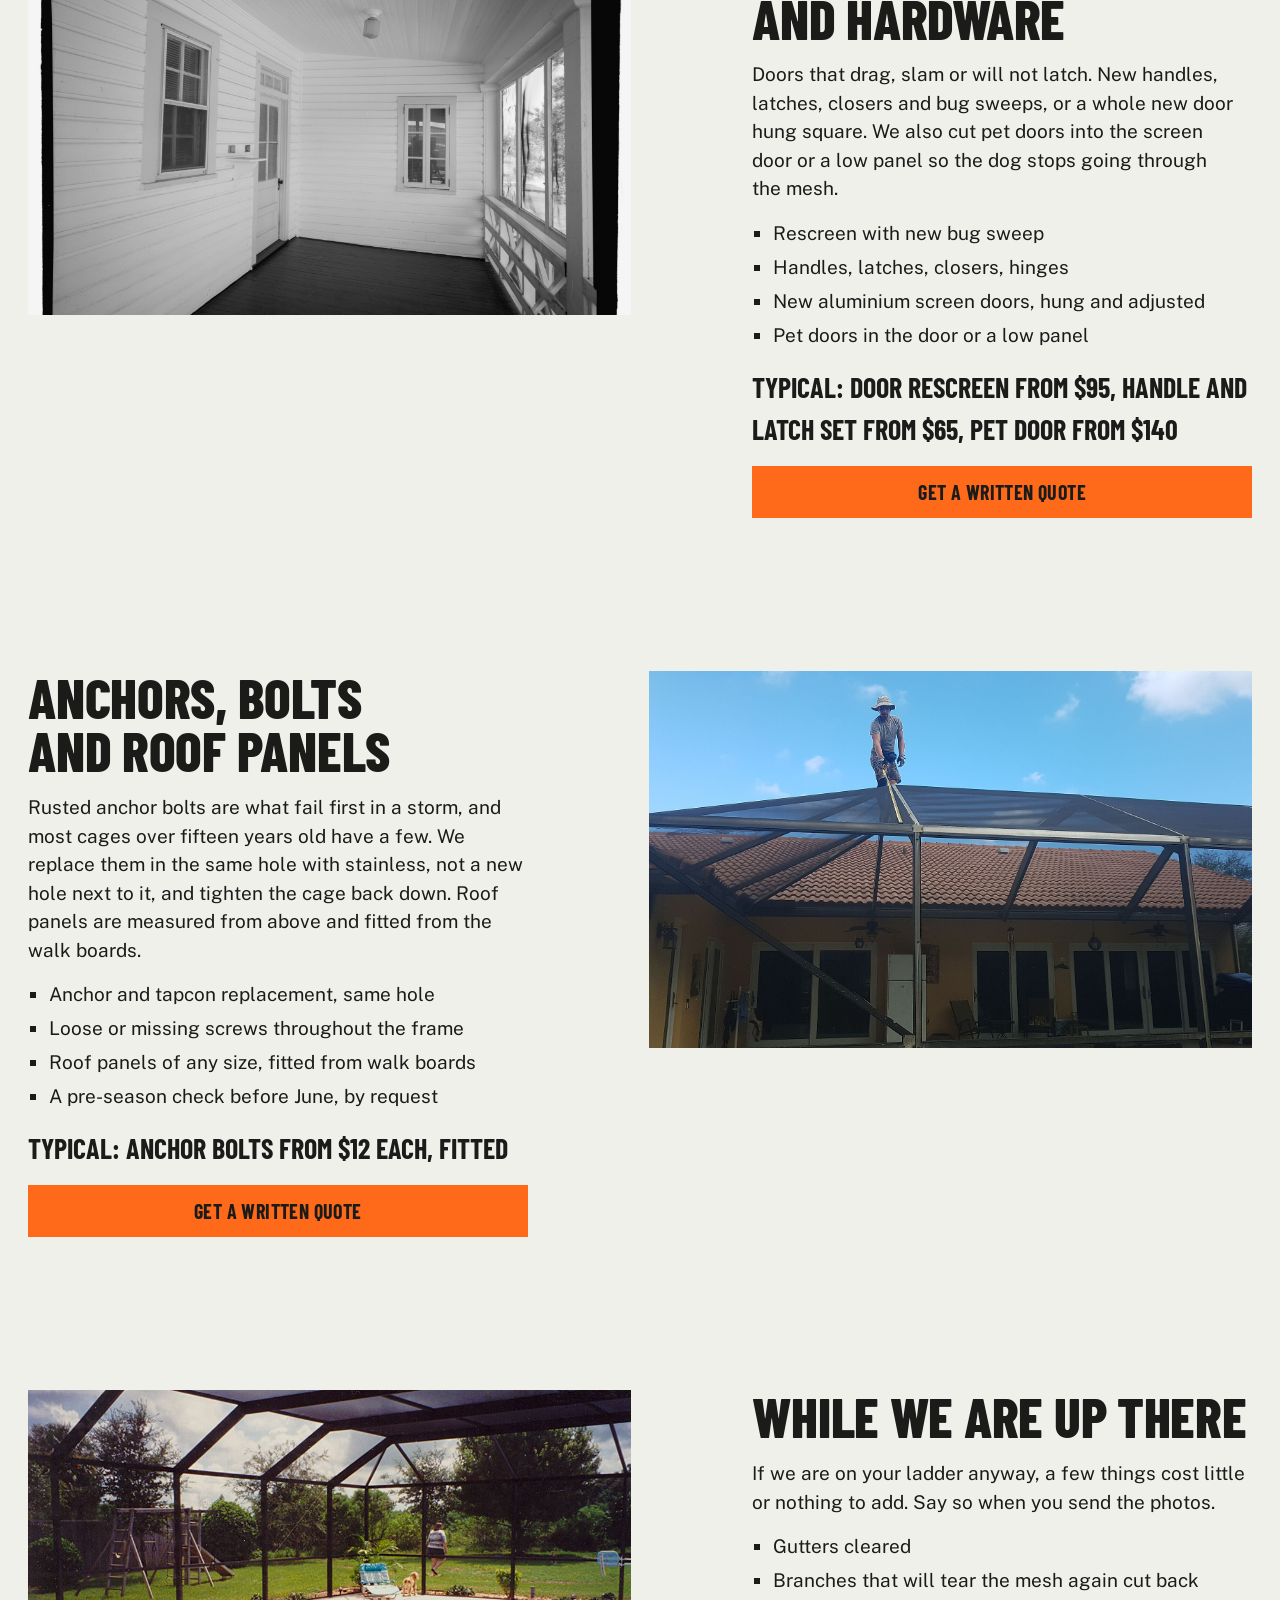
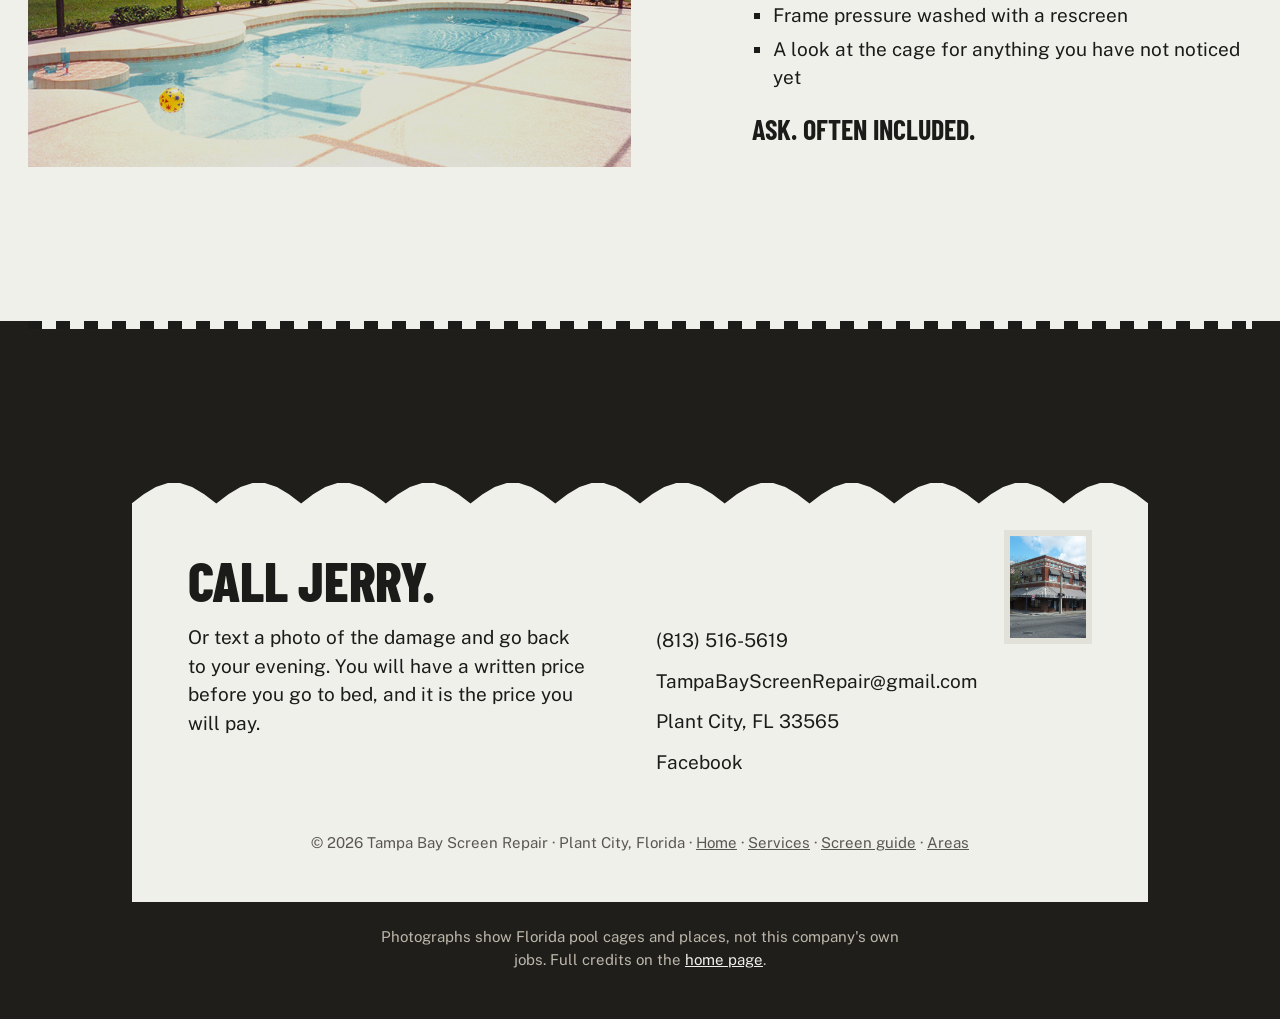
<file: services.html>
<!doctype html>
<html lang="en">
<head>
<meta charset="utf-8">
<meta name="viewport" content="width=device-width, initial-scale=1">
<title>Services · Tampa Bay Screen Repair</title>
<meta name="description" content="Screen panel repair, complete pool cage rescreens, lanai and porch screens, screen doors and hardware, anchors and roof panels. Plant City and East Hillsborough.">
<meta name="theme-color" content="#1f1e1b">
<meta property="og:title" content="Services · Tampa Bay Screen Repair">
<meta property="og:description" content="Screen panel repair, complete pool cage rescreens, lanai and porch screens, screen doors and hardware, anchors and roof panels. Plant City and East Hillsborough.">
<meta property="og:type" content="website">
<script>document.documentElement.classList.add('js')</script>
<link rel="preconnect" href="https://fonts.googleapis.com">
<link rel="preconnect" href="https://fonts.gstatic.com" crossorigin>
<link href="https://fonts.googleapis.com/css2?family=Barlow+Condensed:ital,wght@0,700;0,800&family=Public+Sans:ital,wght@0,400;0,500;0,600;0,700;1,400&display=swap" rel="stylesheet">
<link rel="icon" href="data:image/svg+xml,%3Csvg xmlns='http://www.w3.org/2000/svg' viewBox='0 0 64 64'%3E%3Crect width='64' height='64' fill='%23f0f0eb'/%3E%3Crect x='8' y='8' width='48' height='48' fill='%23ff6a1a'/%3E%3Cpath d='M8 20h48M8 32h48M8 44h48M20 8v48M32 8v48M44 8v48' stroke='%231b1b1a' stroke-width='3'/%3E%3C/svg%3E">
<link rel="stylesheet" href="styles.css">
</head>
<body>
<a class="sr-only" href="#main">Skip to content</a>

<header class="nav">
  <a class="wordmark" href="index.html" aria-label="Tampa Bay Screen Repair, home">Tampa Bay <b>Screen Repair</b></a>
  <nav class="links" aria-label="Main">
    <a href="services.html" aria-current="page">Services</a>
    <a href="index.html#how">How it works</a>
    <a href="screen-guide.html">Screen guide</a>
    <a href="areas.html">Areas</a>
  </nav>
  <a class="button" href="index.html#quote">Get a quote<span class="stripe" aria-hidden="true"><i></i><i></i><i></i><i></i><i></i><i></i><i></i><i></i><i></i><i></i><i></i><i></i><i></i><i></i></span></a>
  <button class="menu-btn" aria-expanded="false" aria-controls="sheet-menu">Menu</button>
</header>
<div class="sheet-menu" id="sheet-menu">
  <a href="services.html">Services</a>
  <a href="index.html#how">How it works</a>
  <a href="screen-guide.html">Screen guide</a>
  <a href="areas.html">Areas</a>
  <a href="index.html#quote">Get a quote</a>
  <a href="tel:+18135165619">Call (813) 516-5619</a>
</div>

<main id="main">

<section class="page-head" aria-label="Introduction">
  <div class="card">
    <div class="stripe" aria-hidden="true"><i></i><i></i><i></i><i></i><i></i><i></i><i></i><i></i><i></i><i></i><i></i><i></i><i></i><i></i><i></i><i></i><i></i><i></i><i></i><i></i><i></i><i></i><i></i><i></i><i></i><i></i><i></i><i></i><i></i><i></i><i></i><i></i><i></i><i></i><i></i><i></i><i></i><i></i><i></i><i></i><i></i><i></i><i></i><i></i><i></i><i></i><i></i><i></i><i></i><i></i><i></i><i></i><i></i><i></i><i></i><i></i><i></i><i></i><i></i><i></i><i></i><i></i><i></i><i></i><i></i><i></i><i></i><i></i><i></i><i></i><i></i><i></i><i></i><i></i><i></i><i></i><i></i><i></i><i></i><i></i><i></i><i></i><i></i><i></i><i></i><i></i><i></i><i></i><i></i><i></i><i></i><i></i><i></i><i></i><i></i><i></i><i></i><i></i><i></i><i></i><i></i><i></i><i></i><i></i><i></i><i></i><i></i><i></i><i></i><i></i><i></i><i></i><i></i><i></i><i></i><i></i><i></i><i></i><i></i><i></i><i></i><i></i><i></i><i></i><i></i><i></i><i></i><i></i><i></i><i></i><i></i><i></i><i></i><i></i><i></i><i></i><i></i><i></i><i></i><i></i><i></i><i></i><i></i><i></i><i></i><i></i><i></i><i></i><i></i><i></i><i></i><i></i><i></i><i></i><i></i><i></i><i></i><i></i><i></i><i></i></div>
    <div class="card-body">
      <h1 data-rise style="--i:0">One panel or the whole cage</h1>
      <p class="support" data-rise style="--i:1">Everything we do to a pool cage, lanai or porch, with typical prices. Your written quote comes from Jerry after he sees the photos, and the bill matches it.</p>
      <a class="button" href="index.html#quote" data-rise style="--i:2">Count your panels<span class="stripe" aria-hidden="true"><i></i><i></i><i></i><i></i><i></i><i></i><i></i><i></i><i></i><i></i><i></i><i></i><i></i><i></i><i></i><i></i><i></i><i></i><i></i><i></i><i></i><i></i></span></a>
    </div>
  </div>
</section>
<section class="page-body" aria-label="Services">
  <article class="service" id="panels">
    <figure data-reveal="settle">
      <img src="assets/pool-screen-repair.jpg" width="1920" height="1080" alt="Fitting a new mesh panel into a white pool enclosure frame" loading="lazy" decoding="async">
      <figcaption>Archive photograph of a Florida enclosure. Jerry's own job photos go here.</figcaption>
    </figure>
    <div class="text" data-reveal style="--i:1">
      <h2>Screen panel repair</h2>
      <p>A branch, a dog, a ball, or twelve Florida summers. We cut the old spline out, fit new mesh tight enough that there are no ripples, and match the colour of what is already there. Most single panels are done the day we arrive, and you do not need to be home.</p>
      <ul><li>Wall, roof and door panels, any size</li><li>Charcoal 18×14 fibreglass as standard; no-see-um, pet screen and Florida Glass on request</li><li>New spline every time, never re-used</li><li>Loose neighbouring panels retightened while we are there</li></ul>
      <p class="price">Typical: wall panels from $45, roof panels from $75</p>
      <a class="button" href="index.html#quote">Get a written quote<span class="stripe" aria-hidden="true"><i></i><i></i><i></i><i></i><i></i><i></i><i></i><i></i><i></i><i></i><i></i><i></i><i></i><i></i><i></i><i></i><i></i><i></i><i></i><i></i><i></i><i></i></span></a>
    </div>
  </article>
  <article class="service" id="rescreen">
    <figure data-reveal="settle">
      <img src="assets/sarasota-house-from-back-yard-2010.jpg" width="1023" height="629" alt="A Florida house with a full pool cage over the back patio under oak trees" loading="lazy" decoding="async">
      <figcaption>Archive photograph of a Florida enclosure. Jerry's own job photos go here.</figcaption>
    </figure>
    <div class="text" data-reveal style="--i:1">
      <h2>Complete pool cage rescreen</h2>
      <p>When more panels are torn than whole, it is cheaper to do the lot and the mesh will all age together. Every panel comes out, every screw and anchor gets looked at, and the frame is cleaned before the new mesh goes on. A single story is usually two days; a two-story cage takes three or four.</p>
      <ul><li>Every panel, walls and roof</li><li>Screws replaced throughout; rusted anchors swapped in the same hole</li><li>Pressure wash of the frame while the mesh is off, on request</li><li>Doors rescreened and rehung with new sweeps</li></ul>
      <p class="price">Typical: from $1,200 for a single-story cage, priced as one job</p>
      <a class="button" href="index.html#quote">Get a written quote<span class="stripe" aria-hidden="true"><i></i><i></i><i></i><i></i><i></i><i></i><i></i><i></i><i></i><i></i><i></i><i></i><i></i><i></i><i></i><i></i><i></i><i></i><i></i><i></i><i></i><i></i></span></a>
    </div>
  </article>
  <article class="service" id="lanai">
    <figure data-reveal="settle">
      <img src="assets/seminole-saturday-spring-swim.jpg" width="1024" height="576" alt="A dark-framed pool cage at dusk with hedges and palms beyond" loading="lazy" decoding="async">
      <figcaption>Archive photograph of a Florida enclosure. Jerry's own job photos go here.</figcaption>
    </figure>
    <div class="text" data-reveal style="--i:1">
      <h2>Lanai and porch screens</h2>
      <p>Lanais, screened porches and patio rooms. We rescreen walls and ceilings, replace roof panels that have sagged after a leak, and fit privacy or no-see-um mesh where you need it. If the roof has been holding water, say so when you send the photos and we bring the right panels.</p>
      <ul><li>Walls, ceilings and kick plates</li><li>Sagging or water-filled roof panels replaced</li><li>Privacy mesh and Florida Glass on the neighbour side</li><li>Screened-in porch built onto an existing roof, by quote</li></ul>
      <p class="price">Typical: a standard lanai rescreen is a one-day job</p>
      <a class="button" href="index.html#quote">Get a written quote<span class="stripe" aria-hidden="true"><i></i><i></i><i></i><i></i><i></i><i></i><i></i><i></i><i></i><i></i><i></i><i></i><i></i><i></i><i></i><i></i><i></i><i></i><i></i><i></i><i></i><i></i></span></a>
    </div>
  </article>
  <article class="service" id="doors">
    <figure data-reveal="settle">
      <img src="assets/quarters-no-9-unit-3-interior-screened.jpg" width="1920" height="1550" alt="A screened porch with white-painted frames and a screen door, archive photograph" loading="lazy" decoding="async">
      <figcaption>Archive photograph of a Florida enclosure. Jerry's own job photos go here.</figcaption>
    </figure>
    <div class="text" data-reveal style="--i:1">
      <h2>Screen doors and hardware</h2>
      <p>Doors that drag, slam or will not latch. New handles, latches, closers and bug sweeps, or a whole new door hung square. We also cut pet doors into the screen door or a low panel so the dog stops going through the mesh.</p>
      <ul><li>Rescreen with new bug sweep</li><li>Handles, latches, closers, hinges</li><li>New aluminium screen doors, hung and adjusted</li><li>Pet doors in the door or a low panel</li></ul>
      <p class="price">Typical: door rescreen from $95, handle and latch set from $65, pet door from $140</p>
      <a class="button" href="index.html#quote">Get a written quote<span class="stripe" aria-hidden="true"><i></i><i></i><i></i><i></i><i></i><i></i><i></i><i></i><i></i><i></i><i></i><i></i><i></i><i></i><i></i><i></i><i></i><i></i><i></i><i></i><i></i><i></i></span></a>
    </div>
  </article>
  <article class="service" id="anchors">
    <figure data-reveal="settle">
      <img src="assets/pool-screen-repair-estimate.jpg" width="1920" height="1080" alt="A worker standing on the roof frame of a screen enclosure with a tape measure" loading="lazy" decoding="async">
      <figcaption>Archive photograph of a Florida enclosure. Jerry's own job photos go here.</figcaption>
    </figure>
    <div class="text" data-reveal style="--i:1">
      <h2>Anchors, bolts and roof panels</h2>
      <p>Rusted anchor bolts are what fail first in a storm, and most cages over fifteen years old have a few. We replace them in the same hole with stainless, not a new hole next to it, and tighten the cage back down. Roof panels are measured from above and fitted from the walk boards.</p>
      <ul><li>Anchor and tapcon replacement, same hole</li><li>Loose or missing screws throughout the frame</li><li>Roof panels of any size, fitted from walk boards</li><li>A pre-season check before June, by request</li></ul>
      <p class="price">Typical: anchor bolts from $12 each, fitted</p>
      <a class="button" href="index.html#quote">Get a written quote<span class="stripe" aria-hidden="true"><i></i><i></i><i></i><i></i><i></i><i></i><i></i><i></i><i></i><i></i><i></i><i></i><i></i><i></i><i></i><i></i><i></i><i></i><i></i><i></i><i></i><i></i></span></a>
    </div>
  </article>
  <article class="service" id="extras">
    <figure data-reveal="settle">
      <img src="assets/sarasota-swimming-pool-in-new-home-1994.jpg" width="1020" height="636" alt="Inside a Florida pool cage, the mesh walls and roof framing the back yard" loading="lazy" decoding="async">
      <figcaption>Archive photograph, 1994.</figcaption>
    </figure>
    <div class="text" data-reveal style="--i:1">
      <h2>While we are up there</h2>
      <p>If we are on your ladder anyway, a few things cost little or nothing to add. Say so when you send the photos.</p>
      <ul><li>Gutters cleared</li><li>Branches that will tear the mesh again cut back</li><li>Frame pressure washed with a rescreen</li><li>A look at the cage for anything you have not noticed yet</li></ul>
      <p class="price">Ask. Often included.</p>
    </div>
  </article>
</section>

</main>

<footer class="back">
  <div class="stripe thin" aria-hidden="true"><i></i><i></i><i></i><i></i><i></i><i></i><i></i><i></i><i></i><i></i><i></i><i></i><i></i><i></i><i></i><i></i><i></i><i></i><i></i><i></i><i></i><i></i><i></i><i></i><i></i><i></i><i></i><i></i><i></i><i></i><i></i><i></i><i></i><i></i><i></i><i></i><i></i><i></i><i></i><i></i><i></i><i></i><i></i><i></i><i></i><i></i><i></i><i></i><i></i><i></i><i></i><i></i><i></i><i></i><i></i><i></i><i></i><i></i><i></i><i></i><i></i><i></i><i></i><i></i><i></i><i></i><i></i><i></i><i></i><i></i><i></i><i></i><i></i><i></i><i></i><i></i><i></i><i></i><i></i><i></i><i></i><i></i><i></i><i></i><i></i><i></i><i></i><i></i><i></i><i></i><i></i><i></i><i></i><i></i><i></i><i></i><i></i><i></i><i></i><i></i><i></i><i></i><i></i><i></i><i></i><i></i><i></i><i></i><i></i><i></i><i></i><i></i><i></i><i></i><i></i><i></i><i></i><i></i><i></i><i></i><i></i><i></i><i></i><i></i><i></i><i></i><i></i><i></i><i></i><i></i><i></i><i></i><i></i><i></i><i></i><i></i><i></i><i></i><i></i><i></i><i></i><i></i><i></i><i></i><i></i><i></i><i></i><i></i><i></i><i></i><i></i><i></i><i></i><i></i><i></i><i></i><i></i><i></i><i></i><i></i></div>
  <div class="panel" data-reveal>
    <div class="signoff">
      <h2>Call Jerry.</h2>
      <p>Or text a photo of the damage and go back to your evening. You will have a written price before you go to bed, and it is the price you will pay.</p>
    </div>
    <div class="address">
      <a href="tel:+18135165619">(813) 516-5619</a>
      <a href="mailto:TampaBayScreenRepair@gmail.com">TampaBayScreenRepair@gmail.com</a>
      <a href="areas.html">Plant City, FL 33565</a>
      <a href="https://www.facebook.com/p/TAMPA-BAY-Screen-Repair-100049211145599/" rel="noopener">Facebook</a>
    </div>
    <figure class="stamp"><img src="assets/plant-city-fl-downtown-comm-dist05.jpg" width="1920" height="1440" alt="A brick corner building with striped awnings in downtown Plant City" loading="lazy" decoding="async" style="object-position:62% 60%"></figure>
    <p class="imprint">© 2026 Tampa Bay Screen Repair · Plant City, Florida · <a href="index.html">Home</a> · <a href="services.html">Services</a> · <a href="screen-guide.html">Screen guide</a> · <a href="areas.html">Areas</a></p>
  </div>
  <p class="credits">Photographs show Florida pool cages and places, not this company's own jobs. Full credits on the <a href="index.html#credits">home page</a>.</p>
</footer>

<nav class="thumb-bar" aria-label="Call or text">
  <a href="tel:+18135165619">Call</a>
  <a href="sms:+18135165619?&body=Hi%20Jerry%2C%20I%20need%20a%20screen%20quote.%20Photos%20attached.">Text a photo</a>
</nav>

<script src="main.js" defer></script>
</body>
</html>
</file>
<file: styles.css>
/* Tampa Bay Screen Repair — the page is the written quote.
   Paper on a dark desk, one ink, one anchor-orange accent. Barlow Condensed for anything printed large,
   Public Sans for everything read. One radius (0). Shapes are fills and clip-paths, never outlines. */

:root {
  --ground: #1f1e1b;
  --ground-2: #2a2824;
  --paper: #f0f0eb;
  --paper-2: #e2e1d9;
  --ink: #1b1b1a;
  --muted: #5a5751;
  --muted-on-ground: #bdb7aa;
  --accent: #ff6a1a;
  --accent-strong: #e5570a;
  --accent-ink: #1b1b1a;

  --font-display: "Barlow Condensed", "Arial Narrow", Impact, sans-serif;
  --font-text: "Public Sans", system-ui, -apple-system, "Segoe UI", sans-serif;

  --step-small: 0.9375rem;                                   /* 15 */
  --step-button: 1.25rem;                                    /* 20, the one extra: buttons in the condensed face */
  --step-body: clamp(1.0625rem, 1rem + 0.25vw, 1.1875rem);   /* 17–19 */
  --step-lead: clamp(1.375rem, 1.15rem + 0.9vw, 1.75rem);    /* 22–28 */
  --step-head: clamp(2.125rem, 1.4rem + 2.6vw, 4rem);        /* 34–64 */
  --step-display: clamp(3rem, 1.6rem + 5.2vw, 7rem);         /* 48–112 */

  --margin: clamp(1rem, 2.2vw, 2rem);
  --gutter: clamp(0.75rem, 1.4vw, 1.5rem);
  --section: clamp(6rem, 12vw, 13rem);
  --nav: 60px;
  --radius: 0;

  --ease-out: cubic-bezier(0.22, 1, 0.36, 1);
  --ease-in-out: cubic-bezier(0.76, 0, 0.24, 1);
  --ease-soft: cubic-bezier(0.33, 1, 0.68, 1);
  --t-press: 140ms;
  --t-hover: 180ms;
  --t-ui: 240ms;
  --t-reveal: 800ms;

  --clip-zig: polygon(0% 0%, 4.55% 2.2%, 9.09% 0%, 13.64% 2.2%, 18.18% 0%, 22.73% 2.2%, 27.27% 0%, 31.82% 2.2%, 36.36% 0%, 40.91% 2.2%, 45.45% 0%, 50% 2.2%, 54.55% 0%, 59.09% 2.2%, 63.64% 0%, 68.18% 2.2%, 72.73% 0%, 77.27% 2.2%, 81.82% 0%, 86.36% 2.2%, 90.91% 0%, 95.45% 2.2%, 100% 0%, 100% 100%, 95.45% 97.8%, 90.91% 100%, 86.36% 97.8%, 81.82% 100%, 77.27% 97.8%, 72.73% 100%, 68.18% 97.8%, 63.64% 100%, 59.09% 97.8%, 54.55% 100%, 50% 97.8%, 45.45% 100%, 40.91% 97.8%, 36.36% 100%, 31.82% 97.8%, 27.27% 100%, 22.73% 97.8%, 18.18% 100%, 13.64% 97.8%, 9.09% 100%, 4.55% 97.8%, 0% 100%);
  --clip-scallop-both: polygon(0% 2.4%, 1.43% 1.36%, 2.86% 0.52%, 4.29% 0.06%, 5.71% 0.06%, 7.14% 0.52%, 8.57% 1.36%, 10% 2.4%, 11.43% 1.36%, 12.86% 0.52%, 14.29% 0.06%, 15.71% 0.06%, 17.14% 0.52%, 18.57% 1.36%, 20% 2.4%, 21.43% 1.36%, 22.86% 0.52%, 24.29% 0.06%, 25.71% 0.06%, 27.14% 0.52%, 28.57% 1.36%, 30% 2.4%, 31.43% 1.36%, 32.86% 0.52%, 34.29% 0.06%, 35.71% 0.06%, 37.14% 0.52%, 38.57% 1.36%, 40% 2.4%, 41.43% 1.36%, 42.86% 0.52%, 44.29% 0.06%, 45.71% 0.06%, 47.14% 0.52%, 48.57% 1.36%, 50% 2.4%, 51.43% 1.36%, 52.86% 0.52%, 54.29% 0.06%, 55.71% 0.06%, 57.14% 0.52%, 58.57% 1.36%, 60% 2.4%, 61.43% 1.36%, 62.86% 0.52%, 64.29% 0.06%, 65.71% 0.06%, 67.14% 0.52%, 68.57% 1.36%, 70% 2.4%, 71.43% 1.36%, 72.86% 0.52%, 74.29% 0.06%, 75.71% 0.06%, 77.14% 0.52%, 78.57% 1.36%, 80% 2.4%, 81.43% 1.36%, 82.86% 0.52%, 84.29% 0.06%, 85.71% 0.06%, 87.14% 0.52%, 88.57% 1.36%, 90% 2.4%, 91.43% 1.36%, 92.86% 0.52%, 94.29% 0.06%, 95.71% 0.06%, 97.14% 0.52%, 98.57% 1.36%, 100% 2.4%, 100% 97.6%, 98.57% 98.64%, 97.14% 99.48%, 95.71% 99.94%, 94.29% 99.94%, 92.86% 99.48%, 91.43% 98.64%, 90% 97.6%, 88.57% 98.64%, 87.14% 99.48%, 85.71% 99.94%, 84.29% 99.94%, 82.86% 99.48%, 81.43% 98.64%, 80% 97.6%, 78.57% 98.64%, 77.14% 99.48%, 75.71% 99.94%, 74.29% 99.94%, 72.86% 99.48%, 71.43% 98.64%, 70% 97.6%, 68.57% 98.64%, 67.14% 99.48%, 65.71% 99.94%, 64.29% 99.94%, 62.86% 99.48%, 61.43% 98.64%, 60% 97.6%, 58.57% 98.64%, 57.14% 99.48%, 55.71% 99.94%, 54.29% 99.94%, 52.86% 99.48%, 51.43% 98.64%, 50% 97.6%, 48.57% 98.64%, 47.14% 99.48%, 45.71% 99.94%, 44.29% 99.94%, 42.86% 99.48%, 41.43% 98.64%, 40% 97.6%, 38.57% 98.64%, 37.14% 99.48%, 35.71% 99.94%, 34.29% 99.94%, 32.86% 99.48%, 31.43% 98.64%, 30% 97.6%, 28.57% 98.64%, 27.14% 99.48%, 25.71% 99.94%, 24.29% 99.94%, 22.86% 99.48%, 21.43% 98.64%, 20% 97.6%, 18.57% 98.64%, 17.14% 99.48%, 15.71% 99.94%, 14.29% 99.94%, 12.86% 99.48%, 11.43% 98.64%, 10% 97.6%, 8.57% 98.64%, 7.14% 99.48%, 5.71% 99.94%, 4.29% 99.94%, 2.86% 99.48%, 1.43% 98.64%, 0% 97.6%);
  --clip-scallop-bottom: polygon(0% 0%, 100% 0%, 100% 97%, 98.57% 98.3%, 97.14% 99.35%, 95.71% 99.92%, 94.29% 99.92%, 92.86% 99.35%, 91.43% 98.3%, 90% 97%, 88.57% 98.3%, 87.14% 99.35%, 85.71% 99.92%, 84.29% 99.92%, 82.86% 99.35%, 81.43% 98.3%, 80% 97%, 78.57% 98.3%, 77.14% 99.35%, 75.71% 99.92%, 74.29% 99.92%, 72.86% 99.35%, 71.43% 98.3%, 70% 97%, 68.57% 98.3%, 67.14% 99.35%, 65.71% 99.92%, 64.29% 99.92%, 62.86% 99.35%, 61.43% 98.3%, 60% 97%, 58.57% 98.3%, 57.14% 99.35%, 55.71% 99.92%, 54.29% 99.92%, 52.86% 99.35%, 51.43% 98.3%, 50% 97%, 48.57% 98.3%, 47.14% 99.35%, 45.71% 99.92%, 44.29% 99.92%, 42.86% 99.35%, 41.43% 98.3%, 40% 97%, 38.57% 98.3%, 37.14% 99.35%, 35.71% 99.92%, 34.29% 99.92%, 32.86% 99.35%, 31.43% 98.3%, 30% 97%, 28.57% 98.3%, 27.14% 99.35%, 25.71% 99.92%, 24.29% 99.92%, 22.86% 99.35%, 21.43% 98.3%, 20% 97%, 18.57% 98.3%, 17.14% 99.35%, 15.71% 99.92%, 14.29% 99.92%, 12.86% 99.35%, 11.43% 98.3%, 10% 97%, 8.57% 98.3%, 7.14% 99.35%, 5.71% 99.92%, 4.29% 99.92%, 2.86% 99.35%, 1.43% 98.3%, 0% 97%);
  --clip-scallop-top-12: polygon(0% 5%, 1.19% 2.83%, 2.38% 1.09%, 3.57% 0.13%, 4.76% 0.13%, 5.95% 1.09%, 7.14% 2.83%, 8.33% 5%, 9.52% 2.83%, 10.71% 1.09%, 11.9% 0.13%, 13.1% 0.13%, 14.29% 1.09%, 15.48% 2.83%, 16.67% 5%, 17.86% 2.83%, 19.05% 1.09%, 20.24% 0.13%, 21.43% 0.13%, 22.62% 1.09%, 23.81% 2.83%, 25% 5%, 26.19% 2.83%, 27.38% 1.09%, 28.57% 0.13%, 29.76% 0.13%, 30.95% 1.09%, 32.14% 2.83%, 33.33% 5%, 34.52% 2.83%, 35.71% 1.09%, 36.9% 0.13%, 38.1% 0.13%, 39.29% 1.09%, 40.48% 2.83%, 41.67% 5%, 42.86% 2.83%, 44.05% 1.09%, 45.24% 0.13%, 46.43% 0.13%, 47.62% 1.09%, 48.81% 2.83%, 50% 5%, 51.19% 2.83%, 52.38% 1.09%, 53.57% 0.13%, 54.76% 0.13%, 55.95% 1.09%, 57.14% 2.83%, 58.33% 5%, 59.52% 2.83%, 60.71% 1.09%, 61.9% 0.13%, 63.1% 0.13%, 64.29% 1.09%, 65.48% 2.83%, 66.67% 5%, 67.86% 2.83%, 69.05% 1.09%, 70.24% 0.13%, 71.43% 0.13%, 72.62% 1.09%, 73.81% 2.83%, 75% 5%, 76.19% 2.83%, 77.38% 1.09%, 78.57% 0.13%, 79.76% 0.13%, 80.95% 1.09%, 82.14% 2.83%, 83.33% 5%, 84.52% 2.83%, 85.71% 1.09%, 86.9% 0.13%, 88.1% 0.13%, 89.29% 1.09%, 90.48% 2.83%, 91.67% 5%, 92.86% 2.83%, 94.05% 1.09%, 95.24% 0.13%, 96.43% 0.13%, 97.62% 1.09%, 98.81% 2.83%, 100% 5%, 100% 100%, 0% 100%);
  --clip-scallop-top-6: polygon(0% 4%, 2.38% 2.26%, 4.76% 0.87%, 7.14% 0.1%, 9.52% 0.1%, 11.9% 0.87%, 14.29% 2.26%, 16.67% 4%, 19.05% 2.26%, 21.43% 0.87%, 23.81% 0.1%, 26.19% 0.1%, 28.57% 0.87%, 30.95% 2.26%, 33.33% 4%, 35.71% 2.26%, 38.1% 0.87%, 40.48% 0.1%, 42.86% 0.1%, 45.24% 0.87%, 47.62% 2.26%, 50% 4%, 52.38% 2.26%, 54.76% 0.87%, 57.14% 0.1%, 59.52% 0.1%, 61.9% 0.87%, 64.29% 2.26%, 66.67% 4%, 69.05% 2.26%, 71.43% 0.87%, 73.81% 0.1%, 76.19% 0.1%, 78.57% 0.87%, 80.95% 2.26%, 83.33% 4%, 85.71% 2.26%, 88.1% 0.87%, 90.48% 0.1%, 92.86% 0.1%, 95.24% 0.87%, 97.62% 2.26%, 100% 4%, 100% 100%, 0% 100%);
  --clip-tab: polygon(0 100%, 0 14px, 10px 0, calc(100% - 10px) 0, 100% 14px, 100% 100%);
}

/* ---------- reset ---------- */
*, *::before, *::after { box-sizing: border-box; }
html { -webkit-text-size-adjust: 100%; text-size-adjust: 100%; scroll-behavior: auto; }
body { margin: 0; background: var(--ground); color: var(--ink); font-family: var(--font-text); font-size: var(--step-body); line-height: 1.5; font-kerning: normal; -webkit-font-smoothing: antialiased; text-rendering: optimizeLegibility; }
h1, h2, h3, h4, p, figure, blockquote, ul, ol, dl, dd { margin: 0; }
ul[class], ol[class] { padding: 0; list-style: none; }
img, video, svg, canvas { display: block; max-width: 100%; }
img, video { height: auto; background: var(--paper-2); }
button, input, select, textarea { font: inherit; color: inherit; }
button { background: none; border: 0; padding: 0; cursor: pointer; }
a { color: inherit; }
:target { scroll-margin-top: calc(var(--nav) + 1rem); }
::selection { background: var(--accent); color: var(--accent-ink); }
:focus-visible { outline: 3px solid var(--accent); outline-offset: 3px; }

h1, h2, h3, h4 { font-family: var(--font-display); font-weight: 800; line-height: 0.95; letter-spacing: -0.005em; text-transform: uppercase; text-wrap: balance; hyphens: none; }
.display { font-size: var(--step-display); line-height: 0.9; }
.head { font-size: var(--step-head); line-height: 0.95; }
.lead { font-size: var(--step-lead); line-height: 1.3; }
.small { font-size: var(--step-small); line-height: 1.45; }
.muted { color: var(--muted); }
p { max-width: 62ch; text-wrap: pretty; }
p + p { margin-top: 0.9em; }
.nums { font-variant-numeric: tabular-nums; }
.sr-only { position: absolute; width: 1px; height: 1px; overflow: hidden; clip-path: inset(50%); white-space: nowrap; }
.cover { width: 100%; height: 100%; object-fit: cover; }
.only-wide { display: none; }
@media (min-width: 48em) { .only-wide { display: inline; } }

/* ---------- controls ---------- */
.button { position: relative; display: inline-flex; align-items: center; justify-content: center; min-height: 3.25rem; padding: 0 1.5rem; background: var(--accent); color: var(--accent-ink); font-family: var(--font-display); font-weight: 700; font-size: var(--step-button); letter-spacing: 0.02em; text-transform: uppercase; text-decoration: none; white-space: nowrap; overflow: hidden; transition: transform var(--t-press) var(--ease-out), background-color var(--t-hover) ease, color var(--t-hover) ease; }
.button:active { transform: scale(0.97); }
.button .stripe { position: absolute; left: 0; right: 0; bottom: 0; height: 6px; transform: scaleY(0); transform-origin: bottom; transition: transform var(--t-hover) var(--ease-out); }
.button.ink { background: var(--ink); color: var(--paper); }
.button.paper { background: var(--paper); color: var(--ink); }
.link { text-decoration: underline; text-decoration-color: transparent; text-underline-offset: 0.2em; text-decoration-thickness: 0.08em; transition: text-decoration-color var(--t-hover) ease; }
.link-plain { text-decoration: underline; text-underline-offset: 0.18em; text-decoration-thickness: 0.08em; }
@media (hover: hover) and (pointer: fine) {
  .button:hover { background: var(--accent-strong); }
  .button.ink:hover { background: #000; }
  .button.paper:hover { background: #fff; }
  .button:hover .stripe { transform: scaleY(1); }
  .link:hover { text-decoration-color: currentColor; }
}
.field { width: 100%; min-height: 3rem; padding: 0.7rem 0.9rem; background: var(--paper-2); border: 0; border-radius: 0; font-size: max(1rem, var(--step-body)); color: var(--ink); }
.field::placeholder { color: var(--muted); }
textarea.field { min-height: 6rem; resize: vertical; }

/* The awning stripe: alternating bars of ink and paper. Used on the hero card, above the footer and under buttons. */
.stripe { display: flex; height: 56px; overflow: hidden; width: 100%; min-width: 0; contain: inline-size; }
.stripe i { flex: 0 0 28px; background: var(--ink); }
.stripe i:nth-child(even) { background: var(--paper); }
.stripe.thin { height: 8px; }
.stripe.thin i { flex-basis: 14px; }
.button .stripe i { flex-basis: 12px; }

/* ---------- navigation: wordmark, four links, one action ---------- */
.nav { position: sticky; top: 0; z-index: 40; height: var(--nav); display: flex; align-items: center; justify-content: space-between; gap: 1rem; padding: 0 12px; background: var(--ground); color: var(--paper); }
.nav .wordmark { font-family: var(--font-display); font-weight: 800; font-size: var(--step-lead); white-space: nowrap; line-height: 1; text-transform: uppercase; letter-spacing: 0.01em; text-decoration: none; }
.nav .wordmark b { color: var(--accent); font-weight: 800; }
.nav .links { display: flex; gap: 1.6rem; font-size: var(--step-small); }
.nav .links a { text-decoration: none; }
.nav .button { min-height: 2.6rem; padding: 0 1.1rem; }
.nav .menu-btn { display: none; font-family: var(--font-display); font-weight: 700; font-size: var(--step-button); text-transform: uppercase; color: var(--paper); padding: 0.5rem 0.2rem; }
.sheet-menu { display: none; }
@media (max-width: 64em) {
  .nav .links { display: none; }
  .nav .menu-btn { display: inline-block; }
  .sheet-menu[open] { display: block; position: fixed; inset: var(--nav) 0 0 0; z-index: 39; background: var(--paper); color: var(--ink); padding: 2rem 20px; }
  .sheet-menu a { display: block; font-family: var(--font-display); font-weight: 800; font-size: var(--step-head); text-transform: uppercase; line-height: 1.1; text-decoration: none; padding: 0.3rem 0; }
}

/* ---------- hero: striped card beside the room ---------- */
.hero { display: grid; grid-template-columns: minmax(0, 1fr) minmax(0, 1fr); gap: 12px; padding: 0 12px 12px; min-height: calc(100svh - var(--nav)); background: var(--ground); }
.hero .card { position: relative; background: var(--paper); color: var(--ink); display: flex; flex-direction: column; min-height: calc(100svh - var(--nav) - 12px); }
.hero .card-body { flex: 1; display: flex; flex-direction: column; align-items: center; justify-content: center; text-align: center; padding: clamp(1.5rem, 4vw, 3.5rem) clamp(1.25rem, 4vw, 3.5rem) 1rem; gap: 1.25rem; }
.hero .mark { width: min(300px, 70%); }
.hero .mark .name { font-family: var(--font-display); font-weight: 800; font-size: var(--step-lead); line-height: 0.92; text-transform: uppercase; letter-spacing: 0.01em; }
.hero .mark .name b { display: block; }

.hero h1 { font-size: var(--step-head); line-height: 0.92; max-width: 10ch; }
.hero .support { max-width: 36ch; font-size: var(--step-body); }
.hero .trust { display: flex; flex-wrap: wrap; justify-content: center; gap: 0.35rem 1.2rem; font-size: var(--step-small); color: var(--muted); }
.hero .trust b { color: var(--ink); font-weight: 700; }
.hero .card-foot { display: flex; flex-wrap: wrap; justify-content: center; gap: 0.6rem 1.75rem; padding: 0 1.5rem 28px; font-size: var(--step-small); }
.hero .room { position: sticky; top: calc(var(--nav) + 12px); height: calc(100svh - var(--nav) - 24px); overflow: hidden; background: var(--ground-2); }
.hero .room img { position: absolute; inset: 0; width: 100%; height: 100%; object-fit: cover; opacity: 0; }
.hero .room img:first-child { opacity: 1; }
.hero .room figcaption { position: absolute; left: 0; right: 0; bottom: 0; padding: 0.6rem 0.9rem; background: var(--ink); color: var(--paper); font-size: var(--step-small); }
@media (prefers-reduced-motion: no-preference) {
  .js .hero .room.playing img { animation: crossfade 24s infinite; }
  .js .hero .room.playing img:nth-child(1) { animation-delay: 0s; }
  .js .hero .room.playing img:nth-child(2) { animation-delay: 6s; }
  .js .hero .room.playing img:nth-child(3) { animation-delay: 12s; }
  .js .hero .room.playing img:nth-child(4) { animation-delay: 18s; }
  .js .hero .room.playing img:first-child { opacity: 0; }
}
@keyframes crossfade { 0% { opacity: 0; } 6.6% { opacity: 1; } 25% { opacity: 1; } 31.6% { opacity: 0; } 100% { opacity: 0; } }
@media (max-width: 47.99em) {
  .hero { grid-template-columns: minmax(0, 1fr); gap: 0; min-height: 0; }
  .hero .room { position: relative; top: 0; height: 52svh; order: -1; }
  .hero .room figcaption { bottom: 24px; }
  .nav .button { display: none; }
  .hero .card { margin-top: -24px; min-height: 0; }
  .hero .stripe { height: 40px; }
  .hero .mark { width: 56%; }
  .hero h1 { font-size: var(--step-display); max-width: none; }
  .hero .card-body { padding: 1.5rem 20px 1rem; }
}

/* ---------- proof: the printed guest list ---------- */
.proof { position: relative; background: var(--accent); color: var(--accent-ink); height: min(88svh, 900px); overflow: hidden; display: flex; justify-content: center; }
.proof .list-card { width: 56vw; min-width: 320px; aspect-ratio: 5 / 7; background: var(--paper); color: var(--ink); padding: 56px; margin-top: clamp(2rem, 6vw, 5rem); rotate: -1.5deg; text-align: center; }
.proof h2 { font-size: var(--step-head); }
.proof .rating { margin: 0.9rem auto 1.4rem; font-size: var(--step-button); font-family: var(--font-display); font-weight: 700; text-transform: uppercase; }
.proof .rating b { color: var(--ink); }
.proof figure { width: 100%; aspect-ratio: 16 / 9; overflow: hidden; margin: 0 0 1.6rem; }
.proof .names { font-size: var(--step-body); line-height: 1.7; max-width: none; }
.proof .names i { font-style: normal; white-space: nowrap; }
@media (max-width: 47.99em) {
  .proof { height: auto; max-height: 150svh; }
  .proof .list-card { width: 92%; min-width: 0; padding: 28px; rotate: -1deg; margin-top: 1.5rem; }
}

/* ---------- pricing: the ticket (the live thing) ---------- */
.ticket-section { background: var(--ground); color: var(--paper); padding: var(--section) 12px; display: grid; justify-items: center; gap: 2rem; }
.ticket-section > p { color: var(--muted-on-ground); text-align: center; max-width: 52ch; }
.ticket { position: relative; width: min(64vw, 1180px); min-width: 320px; display: grid; grid-template-columns: 7fr 3fr; background: var(--paper); color: var(--ink); }
.ticket .main { padding: 40px; display: grid; grid-template-rows: auto 1fr auto; gap: 1.5rem; }
.ticket h2 { font-size: var(--step-head); }
.ticket .lines { display: grid; gap: 0.5rem; }
.ticket .line { display: grid; grid-template-columns: 1fr auto auto; align-items: center; gap: 1rem; padding: 0.35rem 0; }
.ticket .line label { font-weight: 500; }
.ticket .line label small { display: block; font-size: var(--step-small); color: var(--muted); font-weight: 400; }
.ticket .line .unit { font-size: var(--step-small); color: var(--muted); font-variant-numeric: tabular-nums; white-space: nowrap; }
.stepper { display: inline-grid; grid-template-columns: 44px 56px 44px; height: 44px; background: var(--paper-2); }
.stepper button { font-family: var(--font-display); font-size: var(--step-lead); font-weight: 700; background: var(--ink); color: var(--paper); transition: transform var(--t-press) var(--ease-out), background-color var(--t-hover) ease; }
.stepper button:active { transform: scale(0.94); }
.stepper output { display: grid; place-items: center; font-weight: 700; font-variant-numeric: tabular-nums; }
.mesh { display: flex; gap: 0.4rem; flex-wrap: wrap; }
.mesh label { display: inline-flex; align-items: center; min-height: 44px; padding: 0 0.9rem; background: var(--paper-2); cursor: pointer; font-size: var(--step-small); transition: background-color var(--t-hover) ease, color var(--t-hover) ease; }
.mesh input { position: absolute; opacity: 0; width: 1px; height: 1px; }
.mesh input:checked + label, .mesh label:has(input:checked) { background: var(--ink); color: var(--paper); }
.mesh label:has(input:focus-visible) { outline: 3px solid var(--accent); outline-offset: 2px; }
.ticket .terms { display: grid; grid-template-columns: 1fr 1fr; gap: 0.4rem 2rem; font-size: var(--step-small); color: var(--muted); }
.ticket .terms p { max-width: none; }
.ticket .stub { position: relative; display: grid; grid-template-rows: 1fr auto; background: var(--paper); text-align: center; }
.ticket .stub .figure { display: grid; align-content: center; gap: 0.3rem; padding: 2rem 1.5rem; }
.ticket .stub .from { font-size: var(--step-small); color: var(--muted); }
.ticket .stub output { font-family: var(--font-display); font-weight: 800; font-size: var(--step-display); line-height: 0.9; font-variant-numeric: tabular-nums; }
.ticket .stub .count { font-size: var(--step-small); color: var(--muted); }
.ticket .stub .button { width: 100%; min-height: 56px; }
/* the perforation and the two notches */
.ticket .perf { position: absolute; top: 0; bottom: 0; left: 70%; width: 0; border-left: 6px dotted var(--ground); transform: translateX(-3px); }
.ticket .notch { position: absolute; left: 0; width: 28px; height: 28px; background: var(--ground); border-radius: 50%; transform: translateX(-50%); }
.ticket .notch.top { top: -14px; }
.ticket .notch.bottom { bottom: -14px; }
@media (max-width: 47.99em) {
  .ticket-section { padding: 5rem 10px; }
  .ticket { width: 100%; min-width: 0; grid-template-columns: 1fr; }
  .ticket .main { padding: 24px 20px; }
  .ticket .line { grid-template-columns: 1fr auto; }
  .ticket .line .unit { grid-column: 1 / -1; }
  .ticket .terms { grid-template-columns: 1fr; }
  .ticket .perf { position: relative; top: auto; bottom: auto; left: auto; width: auto; height: 0; margin: 0 20px; border-left: 0; border-top: 6px dotted var(--ground); transform: none; }
  .ticket .notch { left: auto; top: -14px; transform: none; }
  .ticket .notch.top { left: -34px; }
  .ticket .notch.bottom { right: -34px; }
}

/* ---------- features: stacking colour sheets ---------- */
.sheets { background: var(--paper); color: var(--ink); padding-top: var(--section); }
.sheets > h2 { padding: 0 var(--margin) 48px; font-size: var(--step-display); max-width: 22ch; }
.sheet { position: sticky; top: var(--nav); height: 86svh; min-height: 560px; display: grid; grid-template-columns: repeat(12, minmax(0, 1fr)); grid-template-rows: 72px 1fr; column-gap: var(--gutter); background: var(--paper); color: var(--ink); }
.sheet:nth-child(2) { top: var(--nav); }
.sheet:nth-child(3) { top: calc(var(--nav) + 72px); }
.sheet:nth-child(4) { top: calc(var(--nav) + 144px); }
.sheet:nth-child(5) { top: calc(var(--nav) + 216px); }
.sheet:nth-child(6) { top: calc(var(--nav) + 288px); }
.sheet.s-accent { background: var(--accent); color: var(--accent-ink); }
.sheet.s-paper2 { background: var(--paper-2); }
.sheet.s-ink { background: var(--ground-2); color: var(--paper); }
.sheet.s-ink img, .sheet.s-ink figure { background: var(--ground); }
.sheet h3 { grid-column: 1 / 7; grid-row: 1; align-self: center; padding-left: var(--margin); font-size: var(--step-lead); }
.sheet .text { grid-column: 1 / 6; grid-row: 2; align-self: end; padding: 0 var(--margin) clamp(2rem, 5vw, 4rem); max-width: 40ch; display: grid; gap: 0.8rem; }
.sheet .text p { font-size: var(--step-body); }
.sheet .text .link { font-weight: 500; }
.sheet figure { grid-column: 7 / 13; grid-row: 2; height: 100%; overflow: hidden; }
.sheet figure img { width: 100%; height: 100%; object-fit: cover; }
@media (max-width: 47.99em) {
  .sheets > h2 { padding-bottom: 28px; }
  .sheet { height: auto; min-height: 70svh; grid-template-columns: 1fr; grid-template-rows: 52px auto auto; }
  .sheet:nth-child(2) { top: var(--nav); }
  .sheet:nth-child(3) { top: calc(var(--nav) + 52px); }
  .sheet:nth-child(4) { top: calc(var(--nav) + 104px); }
  .sheet:nth-child(5) { top: calc(var(--nav) + 156px); }
  .sheet:nth-child(6) { top: calc(var(--nav) + 208px); }
  .sheet h3 { grid-column: 1; padding-left: 20px; }
  .sheet figure { grid-column: 1; grid-row: 2; aspect-ratio: 4 / 3; height: auto; }
  .sheet .text { grid-column: 1; grid-row: 3; padding: 20px 20px 28px; }
  .sheet .text p { font-size: var(--step-body); }
}

/* ---------- how it works: drag row of moments ---------- */
.row-section { background: var(--paper); color: var(--ink); padding: var(--section) 0 var(--section); }
.row-head { display: flex; align-items: end; justify-content: space-between; padding: 0 var(--margin); gap: 1rem; }
.row-head h2 { font-size: var(--step-head); }
.row-head .arrows { display: flex; gap: 8px; }
.row-head .arrows button { width: 48px; height: 48px; background: var(--ink); color: var(--paper); font-family: var(--font-display); font-size: var(--step-lead); font-weight: 700; display: grid; place-items: center; transition: transform var(--t-press) var(--ease-out), background-color var(--t-hover) ease; }
.row-head .arrows button:active { transform: scale(0.94); }
.row-progress { height: 6px; margin: 1rem var(--margin) 2rem; background: var(--paper-2); overflow: hidden; }
.row-progress i { display: block; height: 100%; width: 20%; background: var(--ink); transition: transform 120ms linear; transform-origin: left; }
.row { display: flex; gap: 32px; overflow-x: auto; scroll-snap-type: x mandatory; padding: 0 var(--margin) 0.5rem; scrollbar-width: none; }
.row::-webkit-scrollbar { display: none; }
.row > li { flex: 0 0 280px; scroll-snap-align: start; display: grid; grid-template-rows: auto auto var(--gap, 100px) auto; }
.row > li h3 { font-family: var(--font-text); font-weight: 700; font-size: var(--step-body); text-transform: none; letter-spacing: 0; line-height: 1.3; }
.row > li p { font-size: var(--step-small); color: var(--muted); margin-top: 0.4rem; max-width: 30ch; }
.row > li figure { aspect-ratio: 4 / 5; overflow: hidden; }
.row > li figure img { width: 100%; height: 100%; object-fit: cover; }
@media (max-width: 47.99em) {
  .row-head .arrows { display: none; }
  .row { gap: 16px; }
  .row > li { flex-basis: 72vw; grid-template-rows: auto auto var(--gap-m, 40px) auto; }
}

/* ---------- work: stacked folders with tabs ---------- */
.folders { background: var(--paper); color: var(--ink); padding-top: var(--section); }
.folders > h2 { font-size: var(--step-head); padding: 0 var(--margin) 2rem; }
.folder { position: sticky; top: var(--nav); display: grid; grid-template-columns: repeat(12, minmax(0, 1fr)); column-gap: var(--gutter); grid-template-rows: 64px 1fr; min-height: 80svh; padding: 0 var(--margin) clamp(1.5rem, 4vw, 3rem); }
.folder:nth-child(2) { top: var(--nav); }
.folder:nth-child(3) { top: calc(var(--nav) + 64px); }
.folder:nth-child(4) { top: calc(var(--nav) + 128px); }
.folder:nth-child(5) { top: calc(var(--nav) + 192px); }
.folder.f-paper2 { background: var(--paper-2); }
.folder.f-ink { background: var(--ground-2); color: var(--paper); }
.folder.f-accent { background: var(--accent); color: var(--accent-ink); }
.folder.f-paper { background: var(--paper); }
.folder .tabs { grid-column: 1 / 9; grid-row: 1; display: flex; gap: 6px; align-items: start; margin-top: -0px; }
.folder .tab { height: 44px; min-width: 200px; max-width: 320px; padding: 0 20px; display: inline-flex; align-items: center; clip-path: var(--clip-tab); font-family: var(--font-display); font-weight: 700; font-size: var(--step-lead); text-transform: uppercase; line-height: 1; white-space: nowrap; overflow: hidden; text-overflow: ellipsis; }
.folder.f-paper2 .tab { background: var(--ink); color: var(--paper); }
.folder.f-ink .tab { background: var(--paper); color: var(--ink); }
.folder.f-accent .tab { background: var(--ink); color: var(--paper); }
.folder.f-paper .tab { background: var(--accent); color: var(--accent-ink); }
.folder .cat { grid-column: 9 / 13; grid-row: 1; align-self: center; text-align: right; font-size: var(--step-small); }
.folder figure { grid-column: 1 / 8; grid-row: 2; aspect-ratio: 16 / 10; overflow: hidden; align-self: start; }
.folder figure img { width: 100%; height: 100%; object-fit: cover; }
.folder figure figcaption { font-size: var(--step-small); margin-top: 0.5rem; opacity: 0.8; }
.folder .desc { grid-column: 9 / 13; grid-row: 2; align-self: start; padding-top: 1rem; display: grid; gap: 0.8rem; }
.folder .desc p { max-width: 34ch; }
@media (max-width: 64em) {
  .folder { position: static; grid-template-columns: 1fr; grid-template-rows: auto auto auto; padding: 0 0 28px; min-height: 0; }
  .folder .tabs { grid-column: 1; padding-left: 20px; }
  .folder .tab { height: 40px; min-width: 0; }
  .folder .cat { grid-column: 1; grid-row: 1; text-align: left; padding-left: 20px; margin-top: 44px; }
  .folder figure { grid-column: 1; grid-row: 2; aspect-ratio: 4 / 3; margin-top: 0.5rem; }
  .folder figure figcaption { padding: 0 20px; }
  .folder .desc { grid-column: 1; grid-row: 3; padding: 20px; }
  .folder .desc p { font-size: var(--step-body); }
  .folder:nth-child(odd) figure { grid-row: 3; }
  .folder:nth-child(odd) .desc { grid-row: 2; }
}

/* ---------- testimonial: quotes on paper slips ---------- */
.slips { position: relative; background: var(--ground); color: var(--paper); padding: calc(var(--section) * 0.7) var(--margin) 0; overflow: hidden; height: 760px; display: grid; grid-template-columns: repeat(12, minmax(0, 1fr)); column-gap: var(--gutter); }
.slips h2 { grid-column: 1 / 7; grid-row: 1; font-size: var(--step-head); align-self: start; }
.slips .fan { grid-column: 2 / 12; grid-row: 2; position: relative; margin-top: 2rem; display: flex; align-items: flex-start; }
.slip { width: 300px; background: var(--paper); color: var(--ink); clip-path: var(--clip-zig); padding: 36px 30px 44px 24px; display: grid; gap: 0.5rem; align-content: start; }
.slip .who { text-align: center; font-weight: 700; font-size: var(--step-body); }
.slip .role { text-align: center; font-size: var(--step-small); color: var(--muted); }
.slip blockquote { margin-top: 0.8rem; font-size: var(--step-small); line-height: 1.5; }
.slip:nth-child(1) { height: 440px; rotate: -4deg; z-index: 1; }
.slip:nth-child(2) { height: 520px; rotate: 2deg; margin-left: -40px; z-index: 2; margin-top: 24px; }
.slip:nth-child(3) { height: 600px; rotate: 5deg; margin-left: -40px; z-index: 3; margin-top: 48px; }
.slips .more { grid-column: 8 / 13; grid-row: 1; align-self: start; justify-self: end; font-size: var(--step-small); color: var(--muted-on-ground); text-align: right; max-width: 28ch; }
.slips .more a { color: var(--paper); }
@media (max-width: 47.99em) {
  .slips { height: auto; grid-template-columns: 1fr; padding: 5rem 20px 0; }
  .slips h2 { grid-column: 1; }
  .slips .more { grid-column: 1; grid-row: 2; justify-self: start; text-align: left; margin-top: 1rem; }
  .slips .fan { grid-column: 1; grid-row: 3; display: block; }
  .slip { width: 78%; height: auto !important; margin-left: 0 !important; }
  .slip:nth-child(1) { rotate: -2deg; }
  .slip:nth-child(2) { rotate: 3deg; margin-left: auto !important; margin-top: -32px; }
  .slip:nth-child(3) { rotate: -3deg; margin-top: -32px; }
}

/* ---------- list: the printed menu sheet (screen guide) ---------- */
.menu-section { position: relative; display: grid; grid-template-columns: repeat(12, minmax(0, 1fr)); column-gap: var(--gutter); padding: var(--section) var(--margin); min-height: 100svh; overflow: hidden; background: var(--ground); }
.menu-section > img { position: absolute; inset: 0; width: 100%; height: 100%; object-fit: cover; object-position: 50% 70%; }
.menu-section .credit { position: absolute; left: var(--margin); bottom: 0.9rem; font-size: var(--step-small); color: var(--paper); max-width: 40ch; }
.menu-section .credit a { color: var(--paper); }
.menu { position: relative; grid-column: 7 / 13; justify-self: end; width: min(640px, 100%); background: var(--paper); color: var(--ink); clip-path: var(--clip-scallop-both); padding: 64px; text-align: center; }
.menu h2 { font-size: var(--step-head); }
.menu .note { font-size: var(--step-small); color: var(--muted); margin: 0.5rem auto 0; max-width: 40ch; }
.menu .group { margin-top: 56px; }
.menu .group h3 { font-size: var(--step-lead); }
.menu .items { margin-top: 1rem; display: grid; gap: 16px; text-align: left; max-width: 420px; margin-inline: auto; }
.menu .item { display: grid; grid-template-columns: 1fr auto; column-gap: 1rem; }
.menu .item .n { font-weight: 500; }
.menu .item .p { font-variant-numeric: tabular-nums; white-space: nowrap; font-weight: 500; }
.menu .item .d { grid-column: 1 / -1; font-size: var(--step-small); color: var(--muted); line-height: 1.4; max-width: none; }
.menu .hours { margin-top: 56px; font-size: var(--step-body); line-height: 1.5; }
.menu .hours b { display: block; font-family: var(--font-display); text-transform: uppercase; font-size: var(--step-button); }
@media (max-width: 47.99em) {
  .menu-section { padding: 4rem 10px; grid-template-columns: 1fr; }
  .menu { grid-column: 1; width: 100%; padding: 36px 28px; }
  .menu .item { font-size: var(--step-body); }
  .menu-section .credit { position: static; grid-column: 1; margin-top: 1rem; padding: 0 10px; }
}

/* ---------- about: founder's letter on a sheet ---------- */
.letter-section { background: var(--paper-2); color: var(--ink); padding: var(--section) var(--margin); display: grid; justify-items: center; }
.letter { width: min(640px, 100%); background: var(--paper); clip-path: var(--clip-scallop-bottom); padding: 60px 60px 72px; }
.letter p { font-size: var(--step-body); line-height: 1.55; max-width: 62ch; }
.letter p + p { margin-top: 1.1em; }
.letter mark { background: var(--accent); color: var(--accent-ink); padding: 0 0.2em; }
.letter .sign { margin-top: 2rem; font-style: italic; font-size: var(--step-lead); }
.letter .role { font-size: var(--step-small); color: var(--muted); margin-top: 0.2rem; }
.tear { width: min(640px, 100%); background: var(--paper); margin-top: 6px; border-top: 5px dotted var(--paper-2); min-height: 72px; display: flex; align-items: center; justify-content: space-between; gap: 1rem; padding: 0.9rem 40px; flex-wrap: wrap; }
.tear a.link { font-weight: 500; }
@media (max-width: 47.99em) {
  .letter-section { padding: 5rem 0; }
  .letter { width: 100%; padding: 32px 24px 48px; }
  .letter p { font-size: var(--step-body); }
  .tear { width: 100%; padding: 1rem 24px; flex-direction: column; align-items: stretch; }
  .tear .button { width: 100%; }
}

/* ---------- contact: visit card on a photograph (the 1882 county map) ---------- */
.visit { position: relative; min-height: 150svh; background: var(--paper-2); display: grid; }
.visit > img { grid-area: 1 / 1; position: sticky; top: var(--nav); width: 100%; height: calc(100svh - var(--nav)); object-fit: cover; object-position: 82% 45%; }
.visit .vcard { grid-area: 1 / 1; position: sticky; top: calc(var(--nav) + 60px); align-self: start; justify-self: end; margin: 60px 60px 0 0; width: 380px; background: var(--paper); color: var(--ink); padding: 32px 32px 0; display: grid; gap: 0.9rem; }
.visit .vcard h2 { font-size: var(--step-lead); font-weight: 700; }
.visit .vcard address { font-style: normal; line-height: 1.5; }
.visit .hours { display: grid; gap: 0.2rem; font-variant-numeric: tabular-nums; }
.visit .hours div { display: flex; justify-content: space-between; gap: 1rem; }
.visit .towns { columns: 2; column-gap: 1.5rem; font-size: var(--step-small); line-height: 1.5; }
.visit .vcard .phone { font-family: var(--font-display); font-weight: 800; font-size: var(--step-lead); text-decoration: none; }
.visit .vcard .button { margin: 0.5rem -32px 0; min-height: 52px; }
.visit .map-credit { position: absolute; left: var(--margin); bottom: 0.9rem; font-size: var(--step-small); color: var(--ink); max-width: 44ch; }
@media (max-width: 47.99em) {
  .visit { min-height: 0; padding-bottom: 2rem; display: block; }
  .visit > img { position: relative; top: 0; height: 70svh; }
  .visit .vcard { position: relative; top: auto; width: auto; margin: -80px 16px 0; padding: 24px 24px 0; }
  .visit .vcard .button { margin: 0.5rem -24px 0; min-height: 56px; }
  .visit .map-credit { position: static; padding: 1rem 16px 0; }
}

/* ---------- faq: answers as reading text ---------- */
.faq { background: var(--paper); color: var(--ink); padding: var(--section) var(--margin); display: grid; grid-template-columns: repeat(12, minmax(0, 1fr)); column-gap: var(--gutter); }
.faq h2 { grid-column: 1 / 4; font-size: var(--step-head); }
.faq .answers { grid-column: 5 / 13; columns: 2; column-gap: 56px; }
.faq .answers p { break-inside: avoid; margin: 0 0 20px; max-width: none; font-size: var(--step-body); line-height: 1.55; }
.faq .answers b { font-weight: 600; }
@media (max-width: 64em) { .faq .answers { grid-column: 4 / 13; columns: 1; } }
@media (max-width: 47.99em) {
  .faq { grid-template-columns: 1fr; padding: 5rem 20px; }
  .faq h2 { grid-column: 1; margin-bottom: 1.5rem; }
  .faq .answers { grid-column: 1; columns: 1; }
  .faq .answers p { margin-bottom: 18px; }
}

/* ---------- footer: the back of the card ---------- */
.back { background: var(--ground); color: var(--paper); padding: 0 var(--margin) 3rem; display: grid; grid-template-columns: repeat(12, minmax(0, 1fr)); column-gap: var(--gutter); }
.back .stripe.thin { grid-column: 1 / -1; margin: 0; }
.back .panel { grid-column: 2 / 12; margin-top: var(--section); background: var(--paper); color: var(--ink); clip-path: var(--clip-scallop-top-12); min-height: 420px; padding: 72px 56px 48px; display: grid; grid-template-columns: 1fr 1fr; gap: 2rem; position: relative; }
.back .signoff h2 { font-size: var(--step-head); }
.back .signoff p { margin-top: 1rem; max-width: 36ch; }
.back .address { display: grid; gap: 12px; align-content: start; font-size: var(--step-body); padding-top: 72px; }
.back .address a { text-decoration: none; }
.back .stamp { position: absolute; top: 48px; right: 56px; width: 88px; padding: 6px; background: var(--paper-2); }
.back .stamp img { aspect-ratio: 3 / 4; object-fit: cover; width: 100%; height: auto; }
.back .imprint { grid-column: 1 / -1; align-self: end; text-align: center; font-size: var(--step-small); color: var(--muted); max-width: none; }
.back .credits { grid-column: 2 / 12; margin-top: 1.5rem; font-size: var(--step-small); color: var(--muted-on-ground); max-width: 60ch; line-height: 1.5; justify-self: center; text-align: center; }
.back .credits a { color: var(--paper); }
@media (max-width: 47.99em) {
  .back { grid-template-columns: 1fr; padding: 0 0 6rem; }
  .back .stripe.thin { margin: 0; }
  .back .panel { grid-column: 1; margin-top: 4rem; clip-path: var(--clip-scallop-top-6); grid-template-columns: 1fr; padding: 56px 24px 32px; gap: 1.5rem; }
  .back .address { padding-top: 0; }
  .back .stamp { width: 64px; top: 36px; right: 24px; }
  .back .credits { grid-column: 1; padding: 0 20px; }
}

/* ---------- phone bar: call and text, always a thumb away ---------- */
.thumb-bar { display: none; }
@media (max-width: 47.99em) {
  .thumb-bar { position: fixed; left: 0; right: 0; bottom: 0; z-index: 38; display: grid; grid-template-columns: 1fr 1fr; transition: transform var(--t-ui) var(--ease-out); }
  .thumb-bar.away { transform: translateY(110%); }
  .thumb-bar a { display: grid; place-items: center; min-height: 56px; font-family: var(--font-display); font-weight: 800; font-size: var(--step-button); text-transform: uppercase; text-decoration: none; padding-bottom: env(safe-area-inset-bottom, 0); }
  .thumb-bar a:first-child { background: var(--ink); color: var(--paper); }
  .thumb-bar a:last-child { background: var(--accent); color: var(--accent-ink); }
}

/* ---------- the quote form (dialog) ---------- */
dialog.quote { border: 0; padding: 0; background: transparent; max-width: min(92vw, 560px); width: 100%; }
dialog.quote::backdrop { background: rgba(27, 27, 26, 0.82); }
dialog.quote form { background: var(--paper); color: var(--ink); padding: 32px; display: grid; gap: 0.9rem; }
dialog.quote h2 { font-size: var(--step-head); }
dialog.quote .summary { background: var(--paper-2); padding: 0.8rem 0.9rem; font-size: var(--step-small); white-space: pre-line; max-width: none; }
dialog.quote .two { display: grid; grid-template-columns: 1fr 1fr; gap: 0.6rem; }
dialog.quote .actions { display: grid; grid-template-columns: 1fr 1fr; gap: 0.6rem; margin-top: 0.4rem; }
dialog.quote .close { justify-self: end; font-size: var(--step-small); }
@media (max-width: 47.99em) { dialog.quote .two, dialog.quote .actions { grid-template-columns: 1fr; } dialog.quote form { padding: 24px 20px; } }

/* ---------- motion helpers (content stays visible without JavaScript) ---------- */
@media (prefers-reduced-motion: no-preference) {
  .js [data-rise] { opacity: 0; transform: translateY(18px); animation: ad-rise var(--t-reveal) var(--ease-out) forwards; animation-delay: calc(var(--i, 0) * 90ms + 120ms); }
  .js [data-reveal] { opacity: 0; transform: translateY(24px); transition: opacity 700ms var(--ease-out), transform 900ms var(--ease-out); transition-delay: calc(var(--i, 0) * 80ms); }
  .js [data-reveal].is-in { opacity: 1; transform: none; }
  .js [data-reveal="slide"] { transform: translateX(-24px); }
  .js [data-reveal="settle"] { transform: scale(1.04); }
  .js [data-reveal="drop"] { transform: translateY(-24px); }
  .js .hero .room img { transition: opacity 1.6s var(--ease-soft); }
  .js .proof figure img, .js .folder figure img, .js .sheet figure img { transition: transform 1.2s var(--ease-soft); }
  @media (hover: hover) and (pointer: fine) {
    .folder figure:hover img, .sheet figure:hover img { transform: scale(1.03); }
  }
  @supports (animation-timeline: view()) {
    .drift { animation: drift linear both; animation-timeline: view(); animation-range: entry 0% exit 100%; }
    @keyframes drift { from { transform: translateY(-3%) scale(1.06); } to { transform: translateY(3%) scale(1.06); } }
  }
}
@keyframes ad-rise { to { opacity: 1; transform: none; } }

/* ---------- inner pages share the stationery ---------- */
.page-head { background: var(--ground); color: var(--paper); padding: 12px; }
.page-head .card { background: var(--paper); color: var(--ink); }
.page-head .card-body { padding: clamp(2rem, 5vw, 4rem) clamp(1.25rem, 5vw, 4rem); display: grid; gap: 1rem; }
.page-head h1 { font-size: var(--step-display); max-width: 14ch; }
.page-head .support { max-width: 48ch; font-size: var(--step-lead); line-height: 1.35; }
.page-body { background: var(--paper); color: var(--ink); padding: var(--section) var(--margin); display: grid; gap: var(--section); }
.service { display: grid; grid-template-columns: repeat(12, minmax(0, 1fr)); column-gap: var(--gutter); row-gap: 1.5rem; }
.service:nth-child(even) figure { grid-column: 1 / 7; grid-row: 1; }
.service:nth-child(even) .text { grid-column: 8 / 13; grid-row: 1; }
.service:nth-child(odd) figure { grid-column: 7 / 13; grid-row: 1; }
.service:nth-child(odd) .text { grid-column: 1 / 6; grid-row: 1; }
.service figure { aspect-ratio: 16 / 10; overflow: hidden; }
.service figure img { width: 100%; height: 100%; object-fit: cover; }
.service figure figcaption { font-size: var(--step-small); color: var(--muted); margin-top: 0.5rem; }
.service .text { display: grid; gap: 1rem; align-content: start; }
.service h2 { font-size: var(--step-head); }
.service ul { padding-left: 1.1em; list-style: square; }
.service li + li { margin-top: 0.35rem; }
.service .price { font-family: var(--font-display); font-weight: 700; text-transform: uppercase; font-size: var(--step-lead); }
.towns-grid { display: grid; grid-template-columns: repeat(auto-fill, minmax(260px, 1fr)); gap: 2rem 3rem; }
.towns-grid h2 { font-size: var(--step-lead); }
.towns-grid p { margin-top: 0.5rem; max-width: 32ch; }
.guide-table { width: 100%; border-collapse: collapse; }
.guide-table th, .guide-table td { text-align: left; padding: 0.9rem 0.8rem; vertical-align: top; border-bottom: 1px solid var(--paper-2); }
.guide-table th { font-family: var(--font-display); text-transform: uppercase; font-size: var(--step-button); }
@media (max-width: 47.99em) {
  .service { grid-template-columns: 1fr; }
  .service:nth-child(even) figure, .service:nth-child(odd) figure { grid-column: 1; grid-row: 1; aspect-ratio: 4 / 3; }
  .service:nth-child(even) .text, .service:nth-child(odd) .text { grid-column: 1; grid-row: 2; }
  .page-body { padding: 4rem 20px; gap: 5rem; }
}

/* ---------- photo strip on inner pages ---------- */
.photo-strip { display: grid; grid-template-columns: repeat(4, minmax(0, 1fr)); gap: var(--gutter); }
.photo-strip figure { display: grid; gap: 0.5rem; }
.photo-strip figure img { aspect-ratio: 4 / 3; width: 100%; height: auto; object-fit: cover; }
.photo-strip figcaption { font-size: var(--step-small); color: var(--muted); max-width: none; }
.photo-strip figcaption b { display: block; color: var(--ink); font-weight: 600; }
.strip-head { display: grid; gap: 1rem; margin-bottom: 1.5rem; }
.strip-head p { max-width: 60ch; }
@media (max-width: 64em) { .photo-strip { grid-template-columns: repeat(2, minmax(0, 1fr)); } }
@media (max-width: 47.99em) { body { padding-bottom: 56px; } .photo-strip { gap: 12px; } }
</file>
